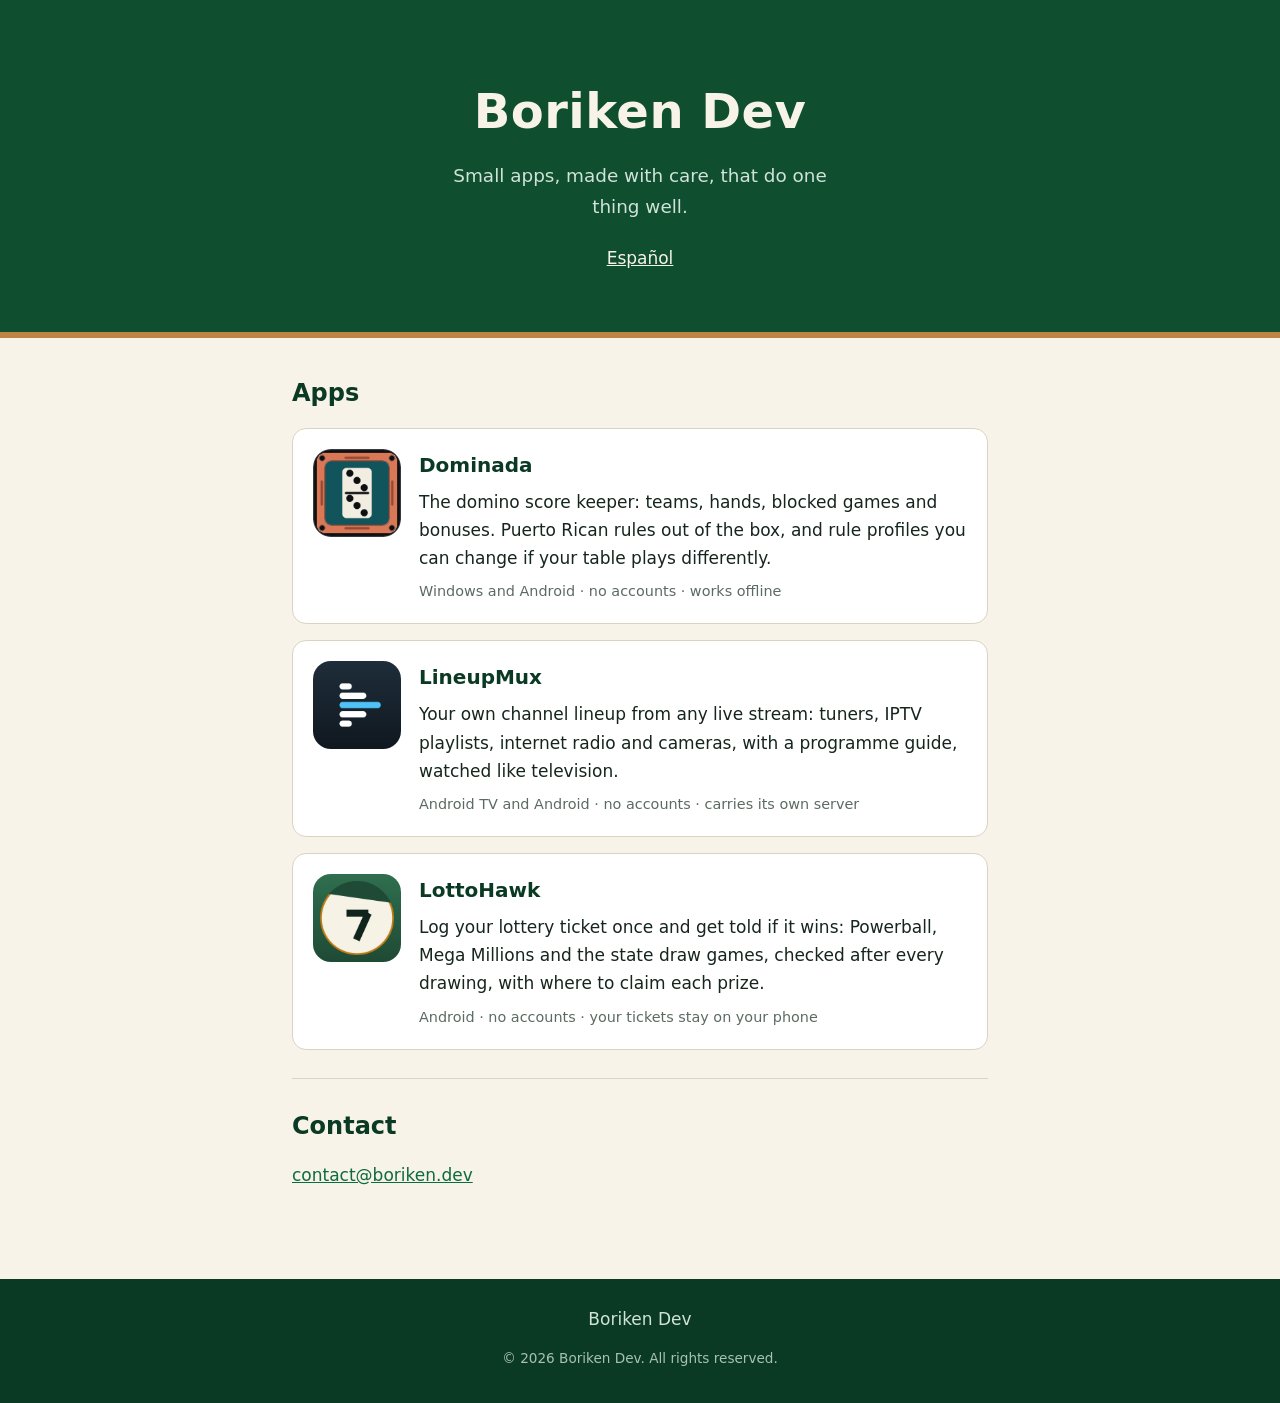
<file: index.html>
<!doctype html>
<html lang="en">
<head>
<meta charset="utf-8">
<meta name="viewport" content="width=device-width, initial-scale=1">
<meta name="google-adsense-account" content="ca-pub-8199652846210467">
<title>Boriken Dev</title>
<meta name="description" content="Boriken Dev — small apps, made with care. Dominada, the domino score keeper; LineupMux, your own lineup from any live stream; and LottoHawk, which tells you when a lottery ticket wins.">
<link rel="icon" href="img/dominada/icon.png">
<link rel="alternate" hreflang="es" href="es/">
<link rel="stylesheet" href="style.css">
</head>
<body class="landing">

<header class="hero">
  <h1>Boriken&nbsp;Dev</h1>
  <p class="tagline">
    Small apps, made with care, that do one thing well.
  </p>
  <p class="lang"><a href="es/" hreflang="es" lang="es">Español</a></p>
</header>

<main>

<section>
  <h2>Apps</h2>

  <a class="product" href="dominada/">
    <img src="img/dominada/icon.png" alt="" width="88" height="88">
    <div>
      <h3>Dominada</h3>
      <p>
        The domino score keeper: teams, hands, blocked games and bonuses.
        Puerto Rican rules out of the box, and rule profiles you can change if
        your table plays differently.
      </p>
      <p class="meta">Windows and Android · no accounts · works offline</p>
    </div>
  </a>

  <a class="product" href="lineupmux/">
    <img src="img/lineupmux/icon.png" alt="" width="88" height="88">
    <div>
      <h3>LineupMux</h3>
      <p>
        Your own channel lineup from any live stream: tuners, IPTV playlists,
        internet radio and cameras, with a programme guide, watched like
        television.
      </p>
      <p class="meta">Android TV and Android · no accounts · carries its own server</p>
    </div>
  </a>

  <a class="product" href="lottohawk/">
    <img src="img/lottohawk/icon.png" alt="" width="88" height="88">
    <div>
      <h3>LottoHawk</h3>
      <p>
        Log your lottery ticket once and get told if it wins: Powerball, Mega
        Millions and the state draw games, checked after every drawing, with
        where to claim each prize.
      </p>
      <p class="meta">Android · no accounts · your tickets stay on your phone</p>
    </div>
  </a>
</section>

<section>
  <h2>Contact</h2>
  <p>
    <a href="mailto:contact@boriken.dev">contact@boriken.dev</a>
  </p>
</section>

</main>

<footer>
  <p>Boriken Dev</p>
  <p class="small">© 2026 Boriken Dev. All rights reserved.</p>
</footer>

</body>
</html>
</file>
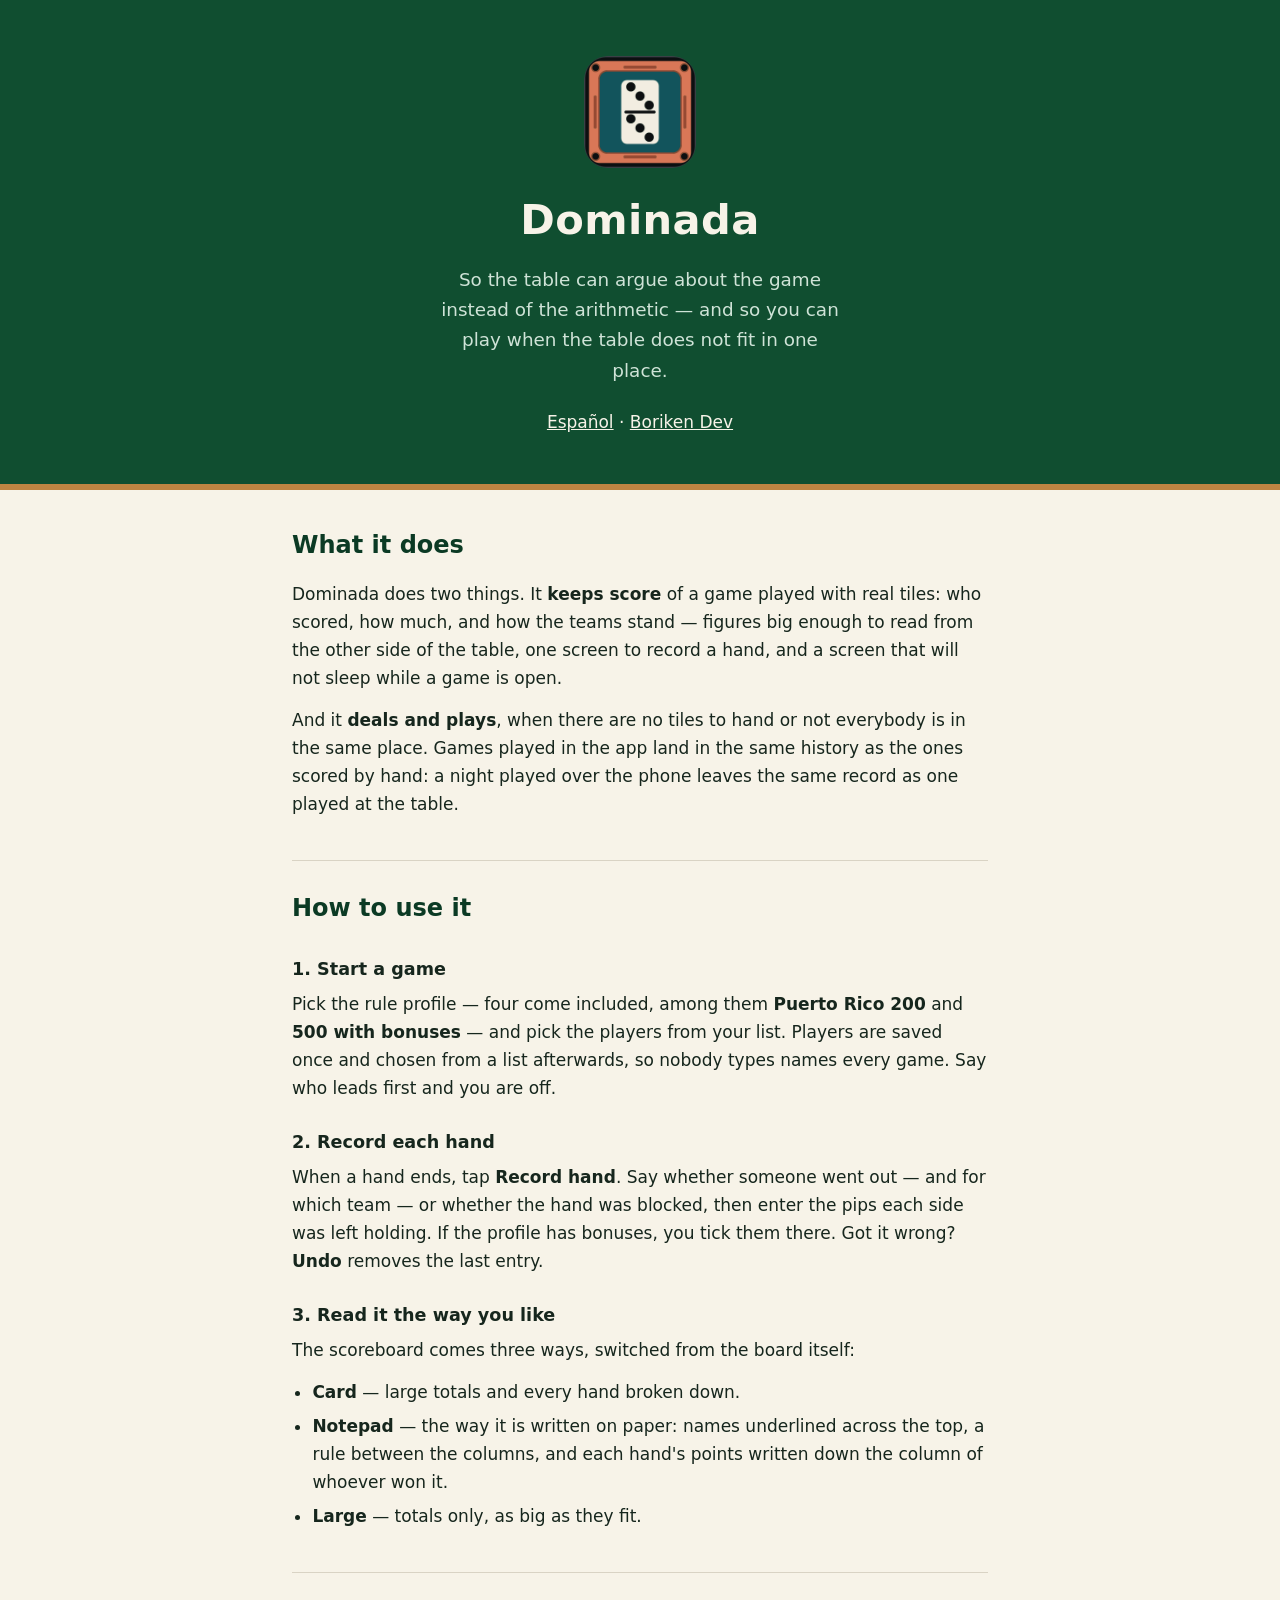
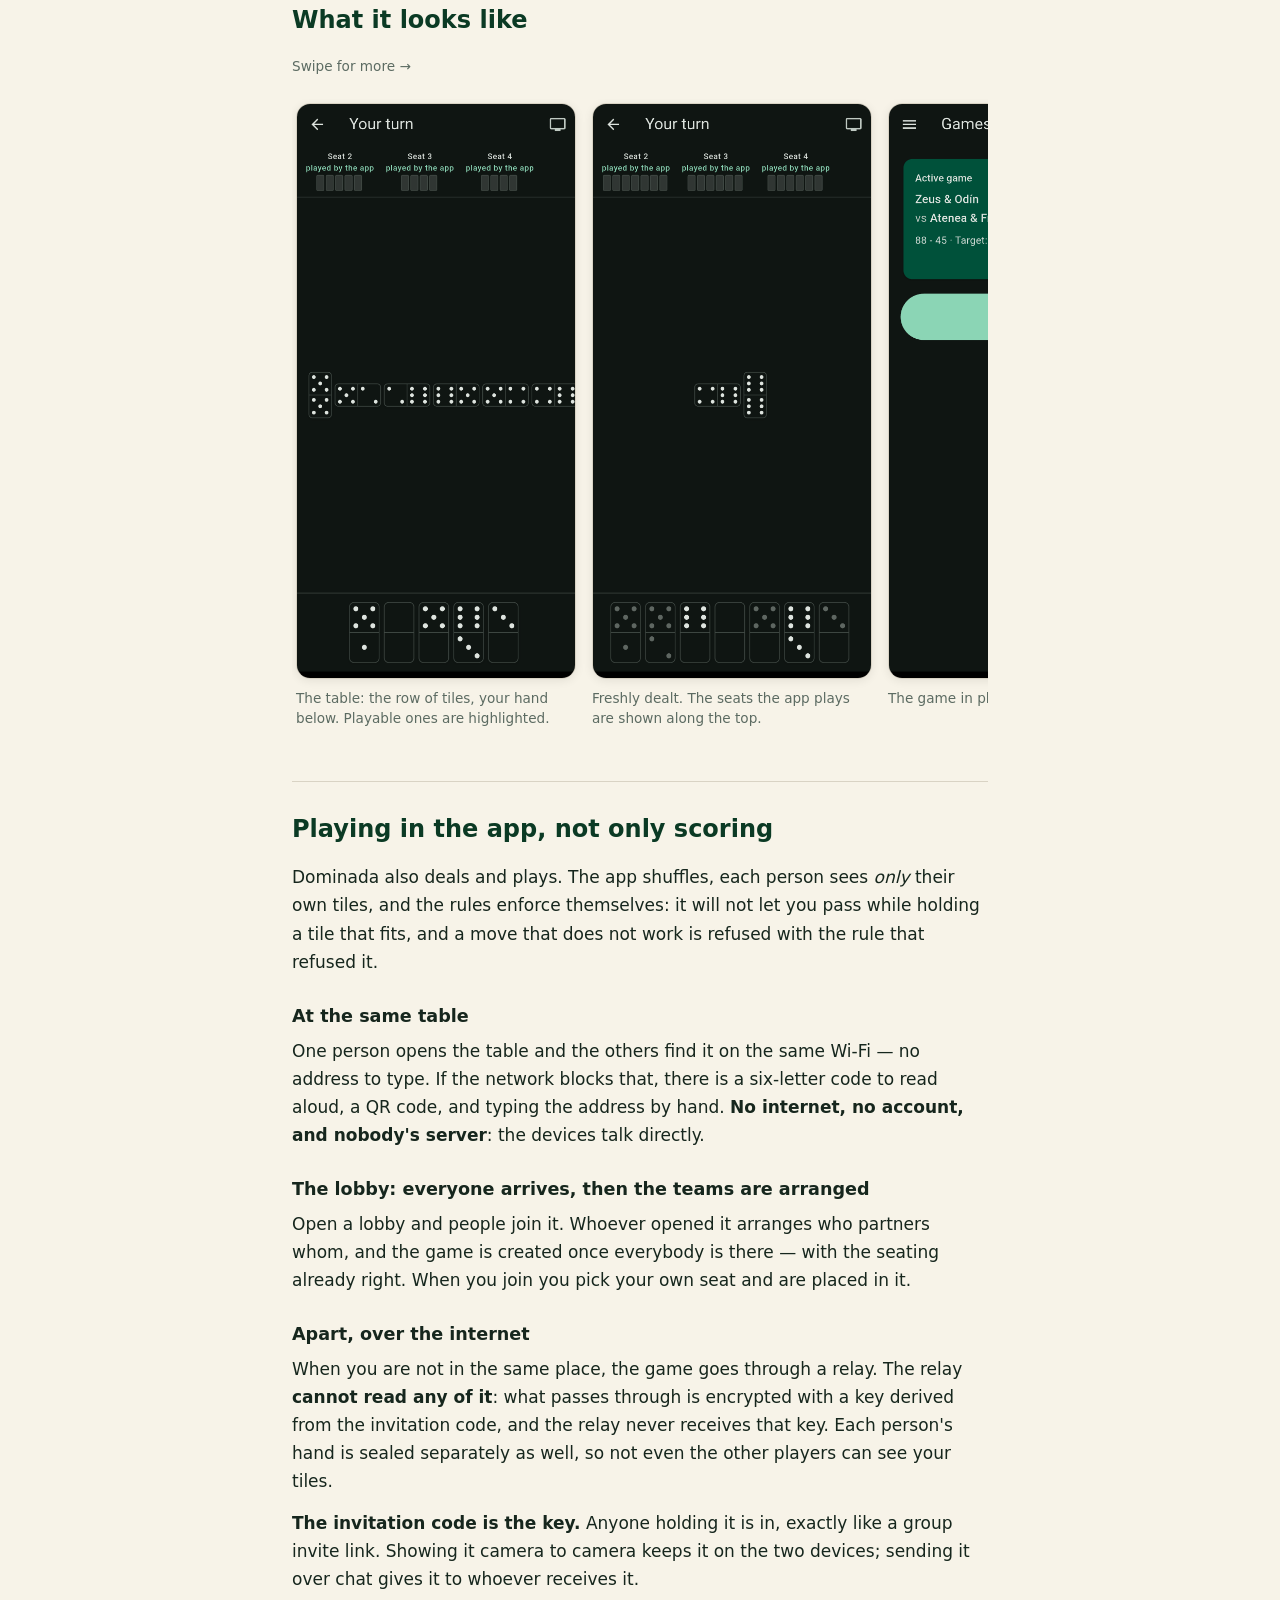
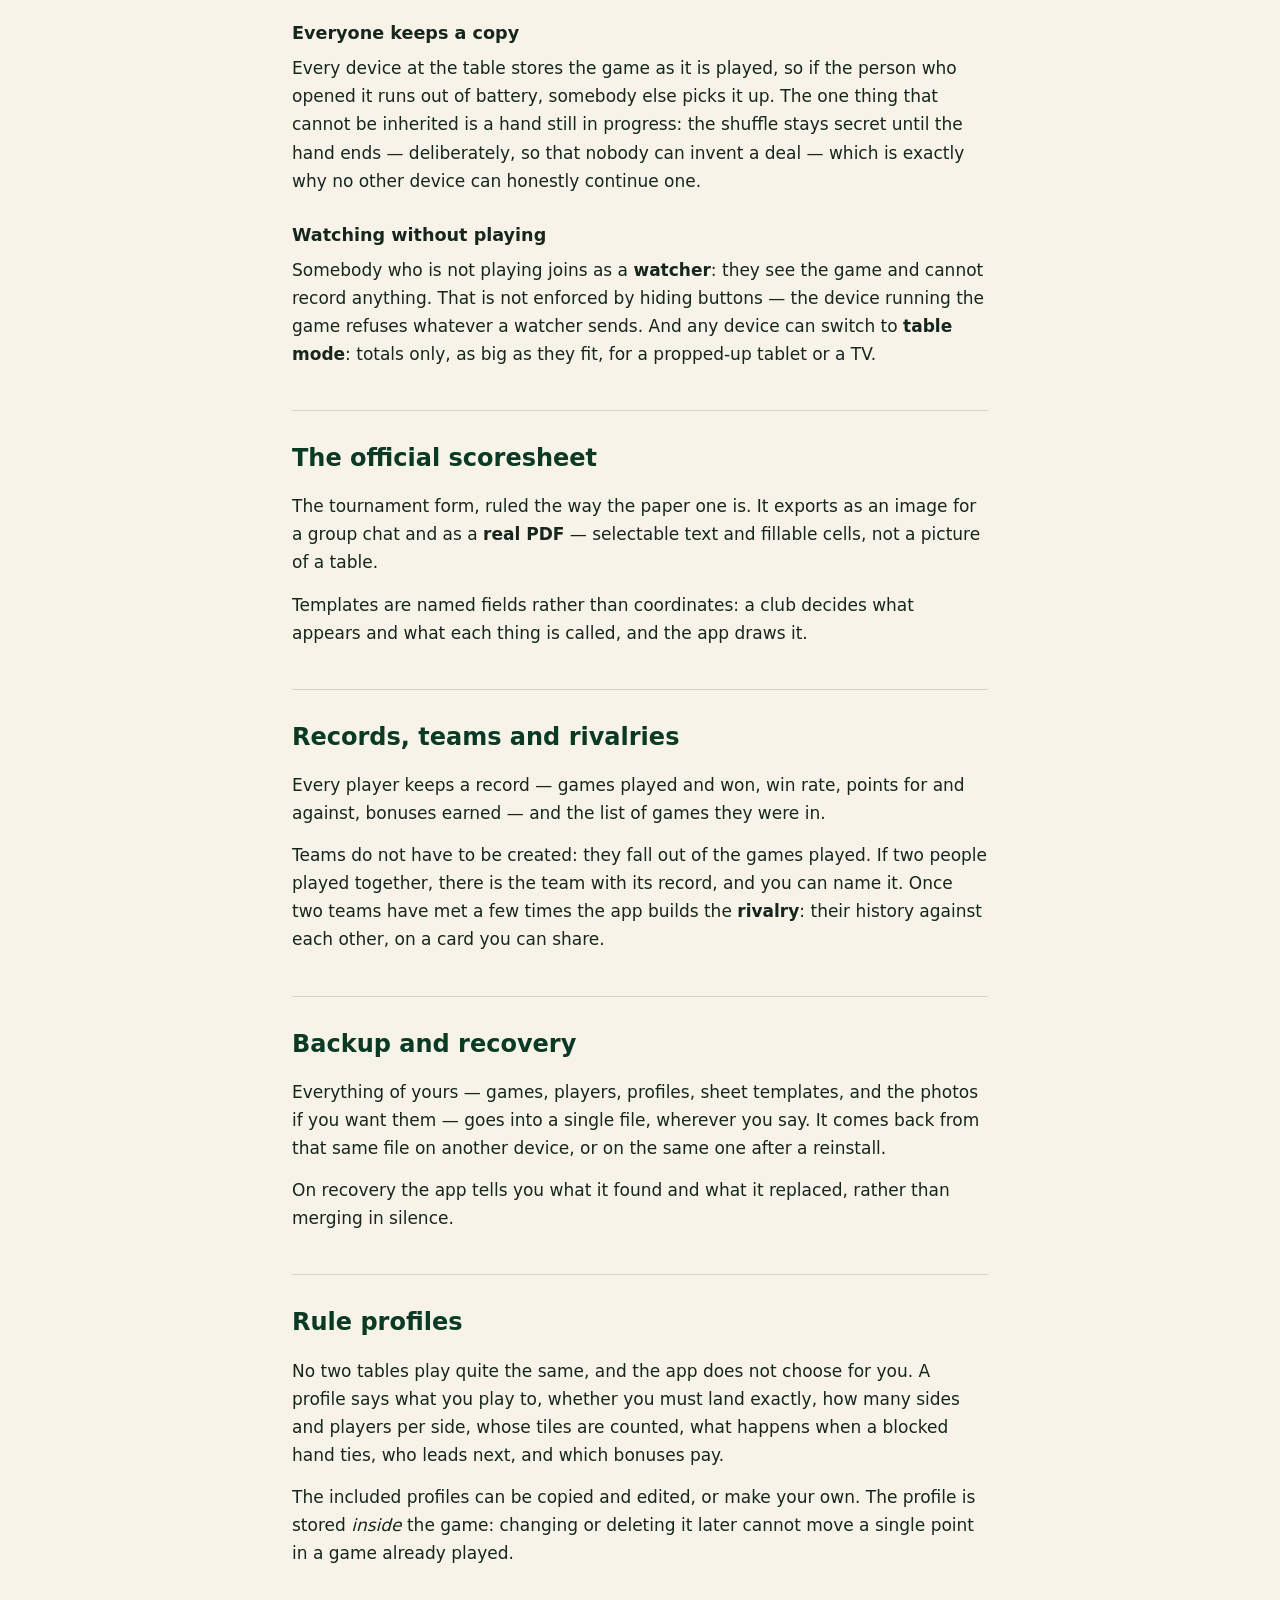
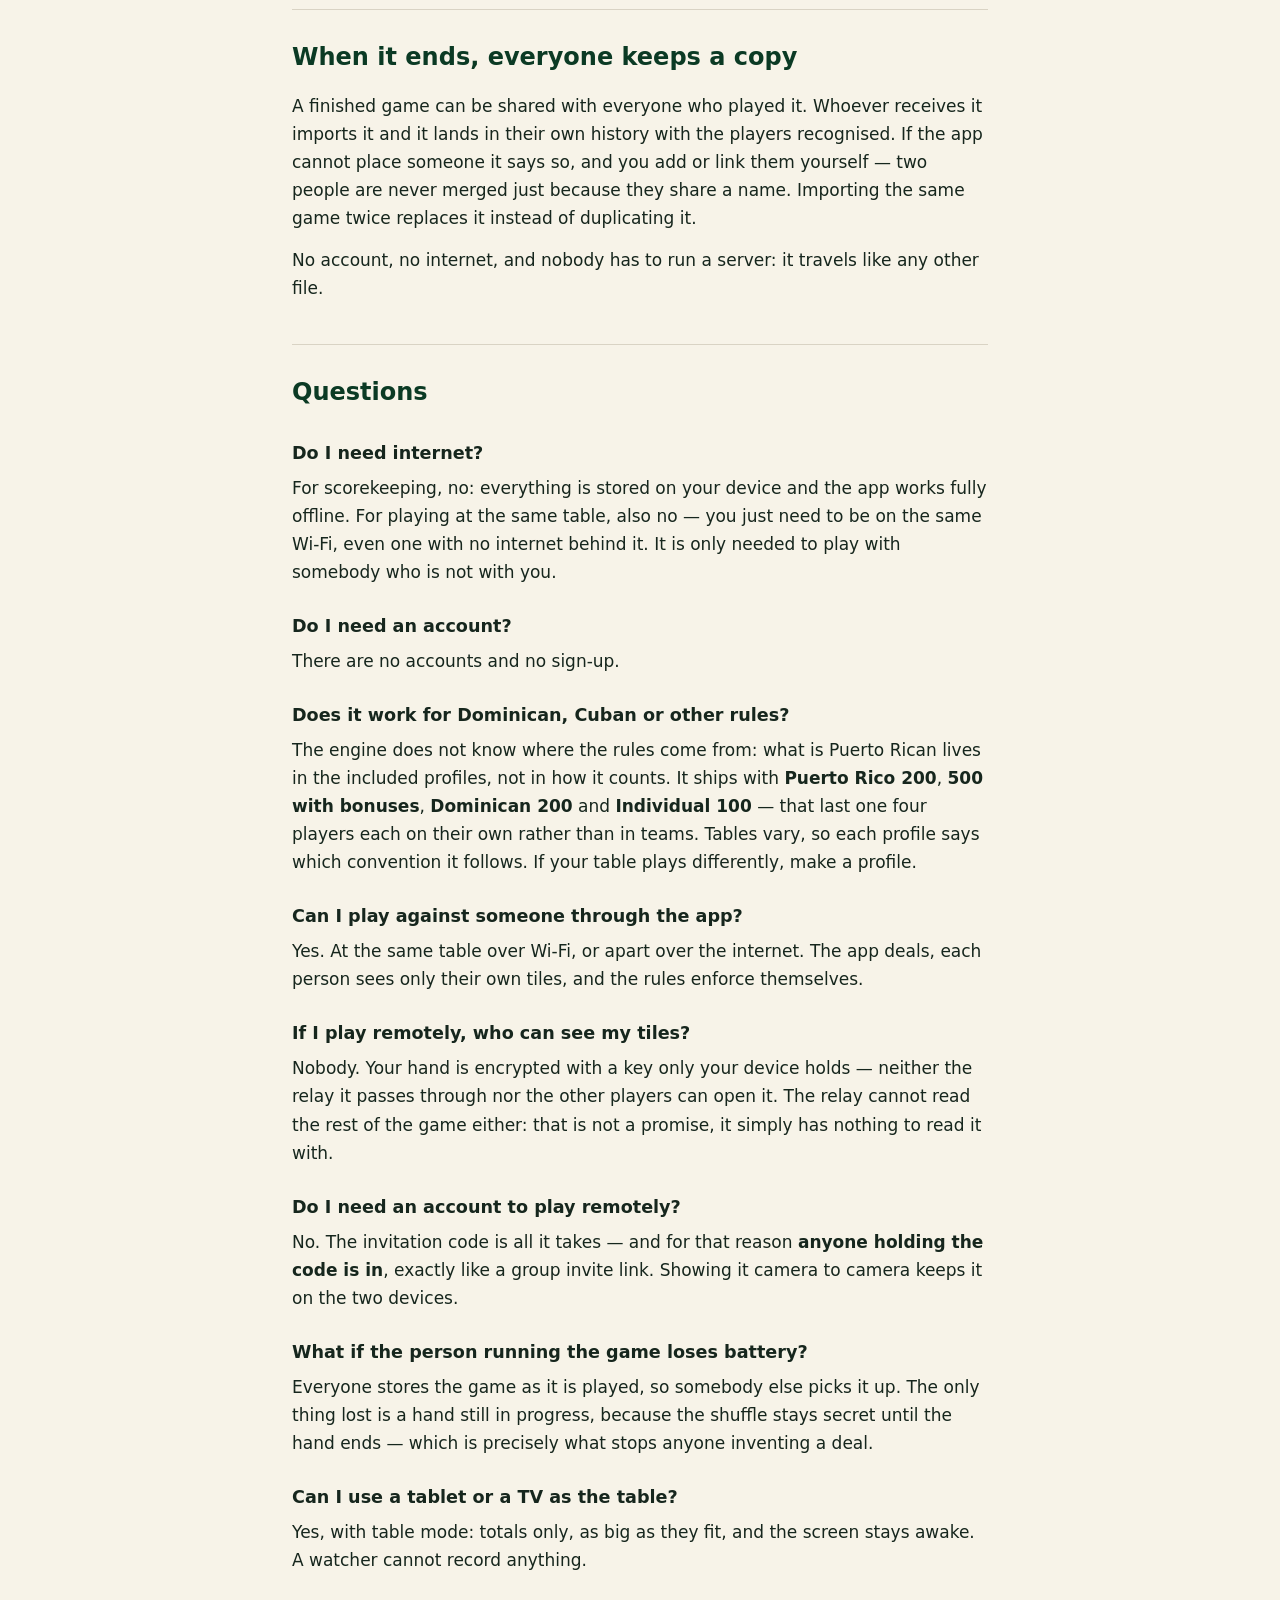
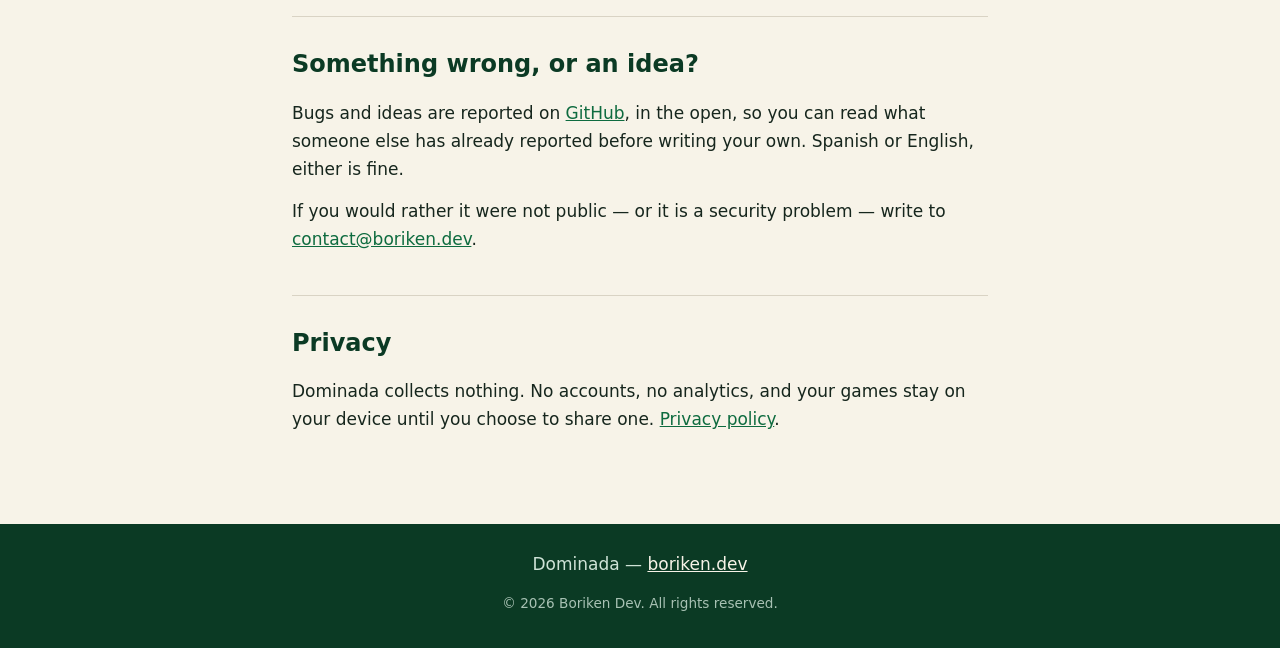
<file: dominada/index.html>
<!doctype html>
<html lang="en">
<head>
<meta charset="utf-8">
<meta name="viewport" content="width=device-width, initial-scale=1">
<title>Dominada — a domino score keeper</title>
<meta name="description" content="Dominada keeps score for dominoes and plays them too: at the same table over Wi-Fi or apart over the internet, with every hand encrypted. Puerto Rican rules, and rule profiles you can change.">
<link rel="icon" href="../img/dominada/icon.png">
<link rel="stylesheet" href="../style.css">
</head>
<body>

<header class="hero">
  <img class="hero-icon" src="../img/dominada/icon.png" alt="Dominada">
  <h1>Dominada</h1>
  <p class="tagline">
    So the table can argue about the game instead of the arithmetic — and so
    you can play when the table does not fit in one place.
  </p>
  <p class="lang"><a href="es/">Español</a> · <a href="../">Boriken Dev</a></p>
</header>

<main>

<section>
  <h2>What it does</h2>
  <p>
    Dominada does two things. It <strong>keeps score</strong> of a game played
    with real tiles: who scored, how much, and how the teams stand — figures
    big enough to read from the other side of the table, one screen to record a
    hand, and a screen that will not sleep while a game is open.
  </p>
  <p>
    And it <strong>deals and plays</strong>, when there are no tiles to hand or
    not everybody is in the same place. Games played in the app land in the
    same history as the ones scored by hand: a night played over the phone
    leaves the same record as one played at the table.
  </p>
</section>

<section>
  <h2>How to use it</h2>

  <h3>1. Start a game</h3>
  <p>
    Pick the rule profile — four come included, among them
    <strong>Puerto Rico 200</strong> and <strong>500 with bonuses</strong> —
    and pick the players from your list. Players are saved once and chosen from a list afterwards, so
    nobody types names every game. Say who leads first and you are off.
  </p>

  <h3>2. Record each hand</h3>
  <p>
    When a hand ends, tap <strong>Record hand</strong>. Say whether someone
    went out — and for which team — or whether the hand was blocked, then enter
    the pips each side was left holding. If the profile has bonuses, you tick
    them there. Got it wrong? <strong>Undo</strong> removes the last entry.
  </p>

  <h3>3. Read it the way you like</h3>
  <p>The scoreboard comes three ways, switched from the board itself:</p>
  <ul>
    <li><strong>Card</strong> — large totals and every hand broken down.</li>
    <li><strong>Notepad</strong> — the way it is written on paper: names
      underlined across the top, a rule between the columns, and each hand's
      points written down the column of whoever won it.</li>
    <li><strong>Large</strong> — totals only, as big as they fit.</li>
  </ul>
</section>

<section>
  <h2>What it looks like</h2>
  <p class="shots-hint">Swipe for more &rarr;</p>
  <div class="shots">
    <figure>
      <img src="../img/dominada/mesa.png" alt="The table with the played tiles in a row and each person's hand below." width="1080" height="2230" loading="lazy">
      <figcaption>The table: the row of tiles, your hand below. Playable ones are highlighted.</figcaption>
    </figure>
    <figure>
      <img src="../img/dominada/mano.png" alt="A freshly dealt hand, opened with the double six." width="1080" height="2230" loading="lazy">
      <figcaption>Freshly dealt. The seats the app plays are shown along the top.</figcaption>
    </figure>
    <figure>
      <img src="../img/dominada/partidas.png" alt="Games screen: the active game with the score and the target." width="1080" height="2230" loading="lazy">
      <figcaption>The game in play, ready to resume.</figcaption>
    </figure>
    <figure>
      <img src="../img/dominada/tablero.png" alt="Scoreboard: each team's total and every hand broken down." width="1080" height="2230" loading="lazy">
      <figcaption>Card view: large totals and every hand broken down.</figcaption>
    </figure>
    <figure>
      <img src="../img/dominada/libreta.png" alt="Notepad view: underlined names and each hand's points." width="1080" height="2130" loading="lazy">
      <figcaption>Notepad view, the way it is written on paper.</figcaption>
    </figure>
    <figure>
      <img src="../img/dominada/grande.png" alt="Large view: totals only, as big as they fit." width="1080" height="2130" loading="lazy">
      <figcaption>Table mode: numbers only, for a propped-up tablet or a TV.</figcaption>
    </figure>
    <figure>
      <img src="../img/dominada/planilla.png" alt="The scoresheet: the ruled official form with running totals." width="1080" height="2130" loading="lazy">
      <figcaption>The official scoresheet — it also exports as a fillable PDF.</figcaption>
    </figure>
    <figure>
      <img src="../img/dominada/remoto.png" alt="Remote screen: open a table, new table, join a table." width="1080" height="2230" loading="lazy">
      <figcaption>Remote: the table on the phones, together or apart.</figcaption>
    </figure>
    <figure>
      <img src="../img/dominada/sala-remota.png" alt="Remote room: connected to the relay, with the QR and the room code." width="1080" height="2130" loading="lazy">
      <figcaption>A room from afar: the QR and the code. Anyone holding it is in.</figcaption>
    </figure>
    <figure>
      <img src="../img/dominada/record.png" alt="A player's record: games, win rate, points, and who they win with." width="1080" height="2230" loading="lazy">
      <figcaption>Everyone's record, and who they play best with.</figcaption>
    </figure>
    <figure>
      <img src="../img/dominada/rivalidad.png" alt="A rivalry between two teams: the history, the streak, the average margin." width="1080" height="2230" loading="lazy">
      <figcaption>The rivalry: who is ahead, the streak, and by how much.</figcaption>
    </figure>
    <figure>
      <img src="../img/dominada/tarjeta.png" alt="A rivalry card ready to share." width="1080" height="2230" loading="lazy">
      <figcaption>The card you post. That is what the record is for.</figcaption>
    </figure>
    <figure>
      <img src="../img/dominada/jugadores.png" alt="List of players with their records." width="1080" height="2230" loading="lazy">
      <figcaption>Players are saved once and picked from a list.</figcaption>
    </figure>
    <figure>
      <img src="../img/dominada/parejas.png" alt="List of teams, which fall out of the games played." width="1080" height="2230" loading="lazy">
      <figcaption>Teams fall out of what has already been played.</figcaption>
    </figure>
    <figure>
      <img src="../img/dominada/perfiles.png" alt="Included and custom rule profiles." width="1080" height="2230" loading="lazy">
      <figcaption>Rule profiles: the ones included and your own.</figcaption>
    </figure>
  </div>
</section>

<section>
  <h2>Playing in the app, not only scoring</h2>
  <p>
    Dominada also deals and plays. The app shuffles, each person sees
    <em>only</em> their own tiles, and the rules enforce themselves: it will
    not let you pass while holding a tile that fits, and a move that does not
    work is refused with the rule that refused it.
  </p>

  <h3>At the same table</h3>
  <p>
    One person opens the table and the others find it on the same Wi-Fi — no
    address to type. If the network blocks that, there is a six-letter code
    to read aloud, a QR code, and typing the address by hand. <strong>No
    internet, no account, and nobody's server</strong>: the devices talk
    directly.
  </p>

  <h3>The lobby: everyone arrives, then the teams are arranged</h3>
  <p>
    Open a lobby and people join it. Whoever opened it arranges who partners
    whom, and the game is created once everybody is there — with the seating
    already right. When you join you pick your own seat and are placed in it.
  </p>

  <h3>Apart, over the internet</h3>
  <p>
    When you are not in the same place, the game goes through a relay. The
    relay <strong>cannot read any of it</strong>: what passes through is
    encrypted with a key derived from the invitation code, and the relay never
    receives that key. Each person's hand is sealed separately as well, so not
    even the other players can see your tiles.
  </p>
  <p>
    <strong>The invitation code is the key.</strong> Anyone holding it is in,
    exactly like a group invite link. Showing it camera to camera keeps it on
    the two devices; sending it over chat gives it to whoever receives it.
  </p>

  <h3>Everyone keeps a copy</h3>
  <p>
    Every device at the table stores the game as it is played, so if the
    person who opened it runs out of battery, somebody else picks it up. The
    one thing that cannot be inherited is a hand still in progress: the
    shuffle stays secret until the hand ends — deliberately, so that nobody
    can invent a deal — which is exactly why no other device can honestly
    continue one.
  </p>

  <h3>Watching without playing</h3>
  <p>
    Somebody who is not playing joins as a <strong>watcher</strong>: they see
    the game and cannot record anything. That is not enforced by hiding
    buttons — the device running the game refuses whatever a watcher sends.
    And any device can switch to <strong>table mode</strong>: totals only, as
    big as they fit, for a propped-up tablet or a TV.
  </p>
</section>

<section>
  <h2>The official scoresheet</h2>
  <p>
    The tournament form, ruled the way the paper one is. It exports as an
    image for a group chat and as a <strong>real PDF</strong> — selectable
    text and fillable cells, not a picture of a table.
  </p>
  <p>
    Templates are named fields rather than coordinates: a club decides what
    appears and what each thing is called, and the app draws it.
  </p>
</section>

<section>
  <h2>Records, teams and rivalries</h2>
  <p>
    Every player keeps a record — games played and won, win rate, points for
    and against, bonuses earned — and the list of games they were in.
  </p>
  <p>
    Teams do not have to be created: they fall out of the games played. If two
    people played together, there is the team with its record, and you can
    name it. Once two teams have met a few times the app builds the
    <strong>rivalry</strong>: their history against each other, on a card you
    can share.
  </p>
</section>

<section>
  <h2>Backup and recovery</h2>
  <p>
    Everything of yours — games, players, profiles, sheet templates, and the
    photos if you want them — goes into a single file, wherever you say. It
    comes back from that same file on another device, or on the same one after
    a reinstall.
  </p>
  <p>
    On recovery the app tells you what it found and what it replaced, rather
    than merging in silence.
  </p>
</section>

<section>
  <h2>Rule profiles</h2>
  <p>
    No two tables play quite the same, and the app does not choose for you. A
    profile says what you play to, whether you must land exactly, how many
    sides and players per side, whose tiles are counted, what happens when a
    blocked hand ties, who leads next, and which bonuses pay.
  </p>
  <p>
    The included profiles can be copied and edited, or make your own. The
    profile is stored <em>inside</em> the game: changing or deleting it later
    cannot move a single point in a game already played.
  </p>
</section>

<section>
  <h2>When it ends, everyone keeps a copy</h2>
  <p>
    A finished game can be shared with everyone who played it. Whoever receives
    it imports it and it lands in their own history with the players
    recognised. If the app cannot place someone it says so, and you add or link
    them yourself — two people are never merged just because they share a name.
    Importing the same game twice replaces it instead of duplicating it.
  </p>
  <p>
    No account, no internet, and nobody has to run a server: it travels like any
    other file.
  </p>
</section>

<section>
  <h2>Questions</h2>

  <h3>Do I need internet?</h3>
  <p>
    For scorekeeping, no: everything is stored on your device and the app
    works fully offline. For playing at the same table, also no — you just
    need to be on the same Wi-Fi, even one with no internet behind it. It is
    only needed to play with somebody who is not with you.
  </p>

  <h3>Do I need an account?</h3>
  <p>There are no accounts and no sign-up.</p>

  <h3>Does it work for Dominican, Cuban or other rules?</h3>
  <p>
    The engine does not know where the rules come from: what is Puerto Rican
    lives in the included profiles, not in how it counts. It ships with
    <strong>Puerto Rico 200</strong>, <strong>500 with bonuses</strong>,
    <strong>Dominican 200</strong> and <strong>Individual 100</strong> — that
    last one four players each on their own rather than in teams. Tables vary,
    so each profile says which convention it follows. If your table plays
    differently, make a profile.
  </p>

  <h3>Can I play against someone through the app?</h3>
  <p>
    Yes. At the same table over Wi-Fi, or apart over the internet. The app
    deals, each person sees only their own tiles, and the rules enforce
    themselves.
  </p>

  <h3>If I play remotely, who can see my tiles?</h3>
  <p>
    Nobody. Your hand is encrypted with a key only your device holds —
    neither the relay it passes through nor the other players can open it.
    The relay cannot read the rest of the game either: that is not a promise,
    it simply has nothing to read it with.
  </p>

  <h3>Do I need an account to play remotely?</h3>
  <p>
    No. The invitation code is all it takes — and for that reason
    <strong>anyone holding the code is in</strong>, exactly like a group
    invite link. Showing it camera to camera keeps it on the two devices.
  </p>

  <h3>What if the person running the game loses battery?</h3>
  <p>
    Everyone stores the game as it is played, so somebody else picks it up.
    The only thing lost is a hand still in progress, because the shuffle stays
    secret until the hand ends — which is precisely what stops anyone
    inventing a deal.
  </p>

  <h3>Can I use a tablet or a TV as the table?</h3>
  <p>
    Yes, with table mode: totals only, as big as they fit, and the screen
    stays awake. A watcher cannot record anything.
  </p>
</section>

<section>
  <h2>Something wrong, or an idea?</h2>
  <p>
    Bugs and ideas are reported on
    <a href="https://github.com/Boriken-Dev/feedback/issues">GitHub</a>,
    in the open, so you can read what someone else has already reported before
    writing your own. Spanish or English, either is fine.
  </p>
  <p>
    If you would rather it were not public — or it is a security problem —
    write to <a href="mailto:contact@boriken.dev">contact@boriken.dev</a>.
  </p>
</section>

<section>
  <h2>Privacy</h2>
  <p>
    Dominada collects nothing. No accounts, no analytics, and your games stay on
    your device until you choose to share one.
    <a href="en/privacy.html">Privacy policy</a>.
  </p>
</section>

</main>

<footer>
  <p>Dominada — <a href="https://boriken.dev">boriken.dev</a></p>
  <p class="small">© 2026 Boriken Dev. All rights reserved.</p>
</footer>

</body>
</html>
</file>
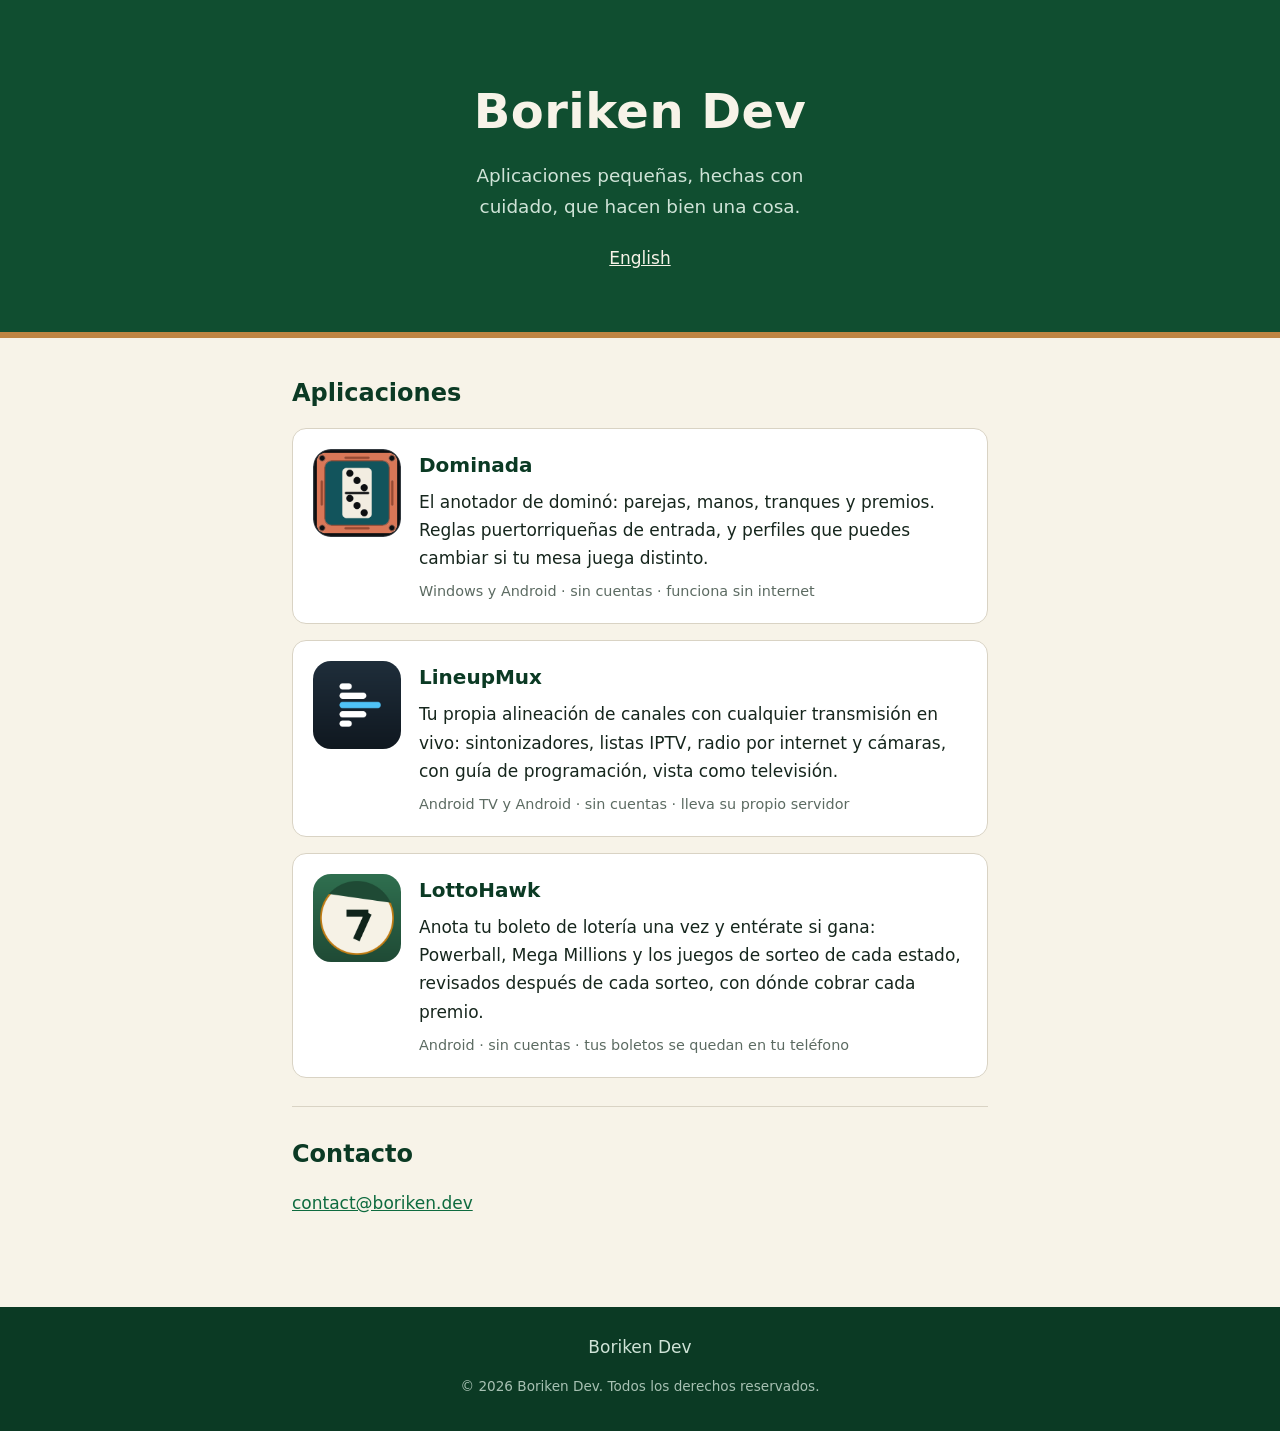
<file: es/index.html>
<!doctype html>
<html lang="es">
<head>
<meta charset="utf-8">
<meta name="viewport" content="width=device-width, initial-scale=1">
<meta name="google-adsense-account" content="ca-pub-8199652846210467">
<title>Boriken Dev</title>
<meta name="description" content="Boriken Dev — aplicaciones hechas con cuidado. Dominada, el anotador de dominó.">
<link rel="icon" href="../img/dominada/icon.png">
<link rel="alternate" hreflang="en" href="../">
<link rel="stylesheet" href="../style.css">
</head>
<body class="landing">

<header class="hero">
  <h1>Boriken&nbsp;Dev</h1>
  <p class="tagline">
    Aplicaciones pequeñas, hechas con cuidado, que hacen bien una cosa.
  </p>
  <p class="lang"><a href="../" hreflang="en" lang="en">English</a></p>
</header>

<main>

<section>
  <h2>Aplicaciones</h2>

  <a class="product" href="../dominada/es/">
    <img src="../img/dominada/icon.png" alt="" width="88" height="88">
    <div>
      <h3>Dominada</h3>
      <p>
        El anotador de dominó: parejas, manos, tranques y premios. Reglas
        puertorriqueñas de entrada, y perfiles que puedes cambiar si tu mesa
        juega distinto.
      </p>
      <p class="meta">Windows y Android · sin cuentas · funciona sin internet</p>
    </div>
  </a>

  <a class="product" href="../lineupmux/es/">
    <img src="../img/lineupmux/icon.png" alt="" width="88" height="88">
    <div>
      <h3>LineupMux</h3>
      <p>
        Tu propia alineación de canales con cualquier transmisión en vivo:
        sintonizadores, listas IPTV, radio por internet y cámaras, con guía
        de programación, vista como televisión.
      </p>
      <p class="meta">Android TV y Android · sin cuentas · lleva su propio servidor</p>
    </div>
  </a>

  <a class="product" href="../lottohawk/es/">
    <img src="../img/lottohawk/icon.png" alt="" width="88" height="88">
    <div>
      <h3>LottoHawk</h3>
      <p>
        Anota tu boleto de lotería una vez y entérate si gana: Powerball, Mega
        Millions y los juegos de sorteo de cada estado, revisados después de
        cada sorteo, con dónde cobrar cada premio.
      </p>
      <p class="meta">Android · sin cuentas · tus boletos se quedan en tu teléfono</p>
    </div>
  </a>
</section>

<section>
  <h2>Contacto</h2>
  <p>
    <a href="mailto:contact@boriken.dev">contact@boriken.dev</a>
  </p>
</section>

</main>

<footer>
  <p>Boriken Dev</p>
  <p class="small">© 2026 Boriken Dev. Todos los derechos reservados.</p>
</footer>

</body>
</html>
</file>
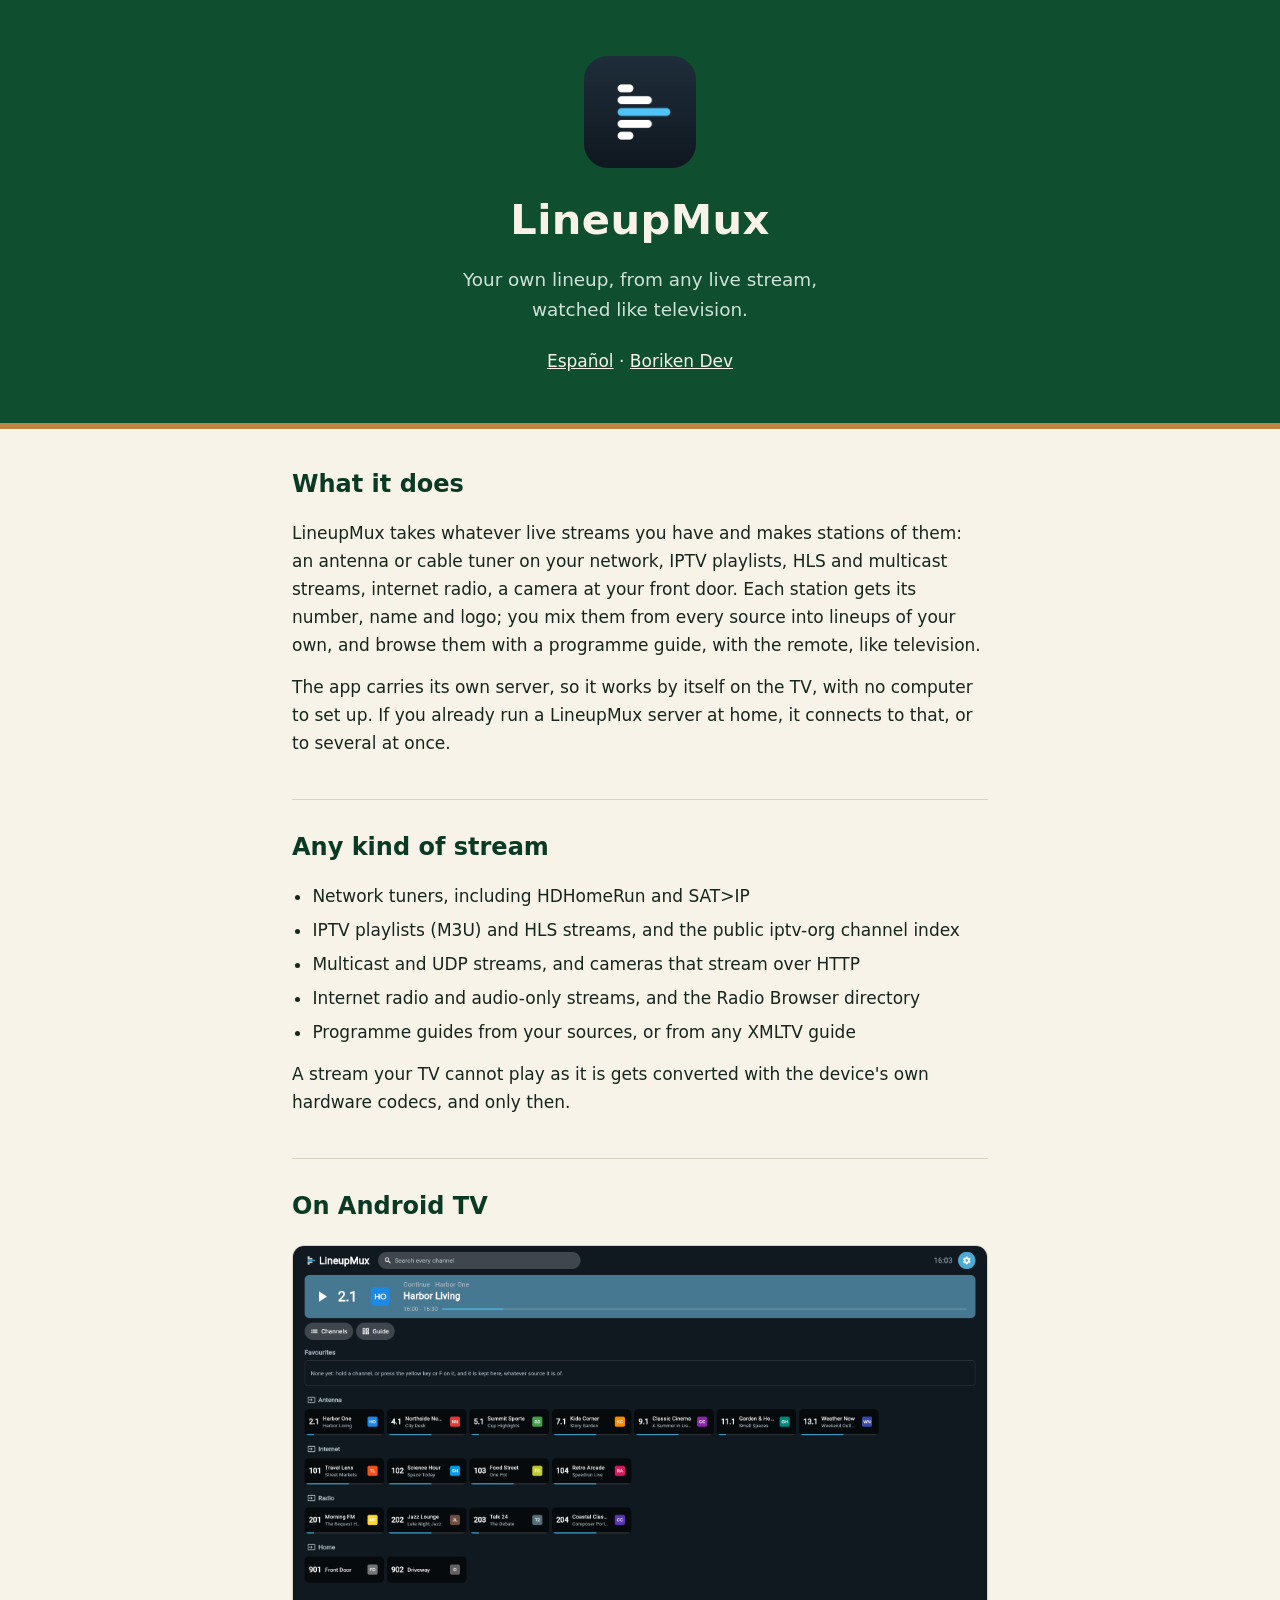
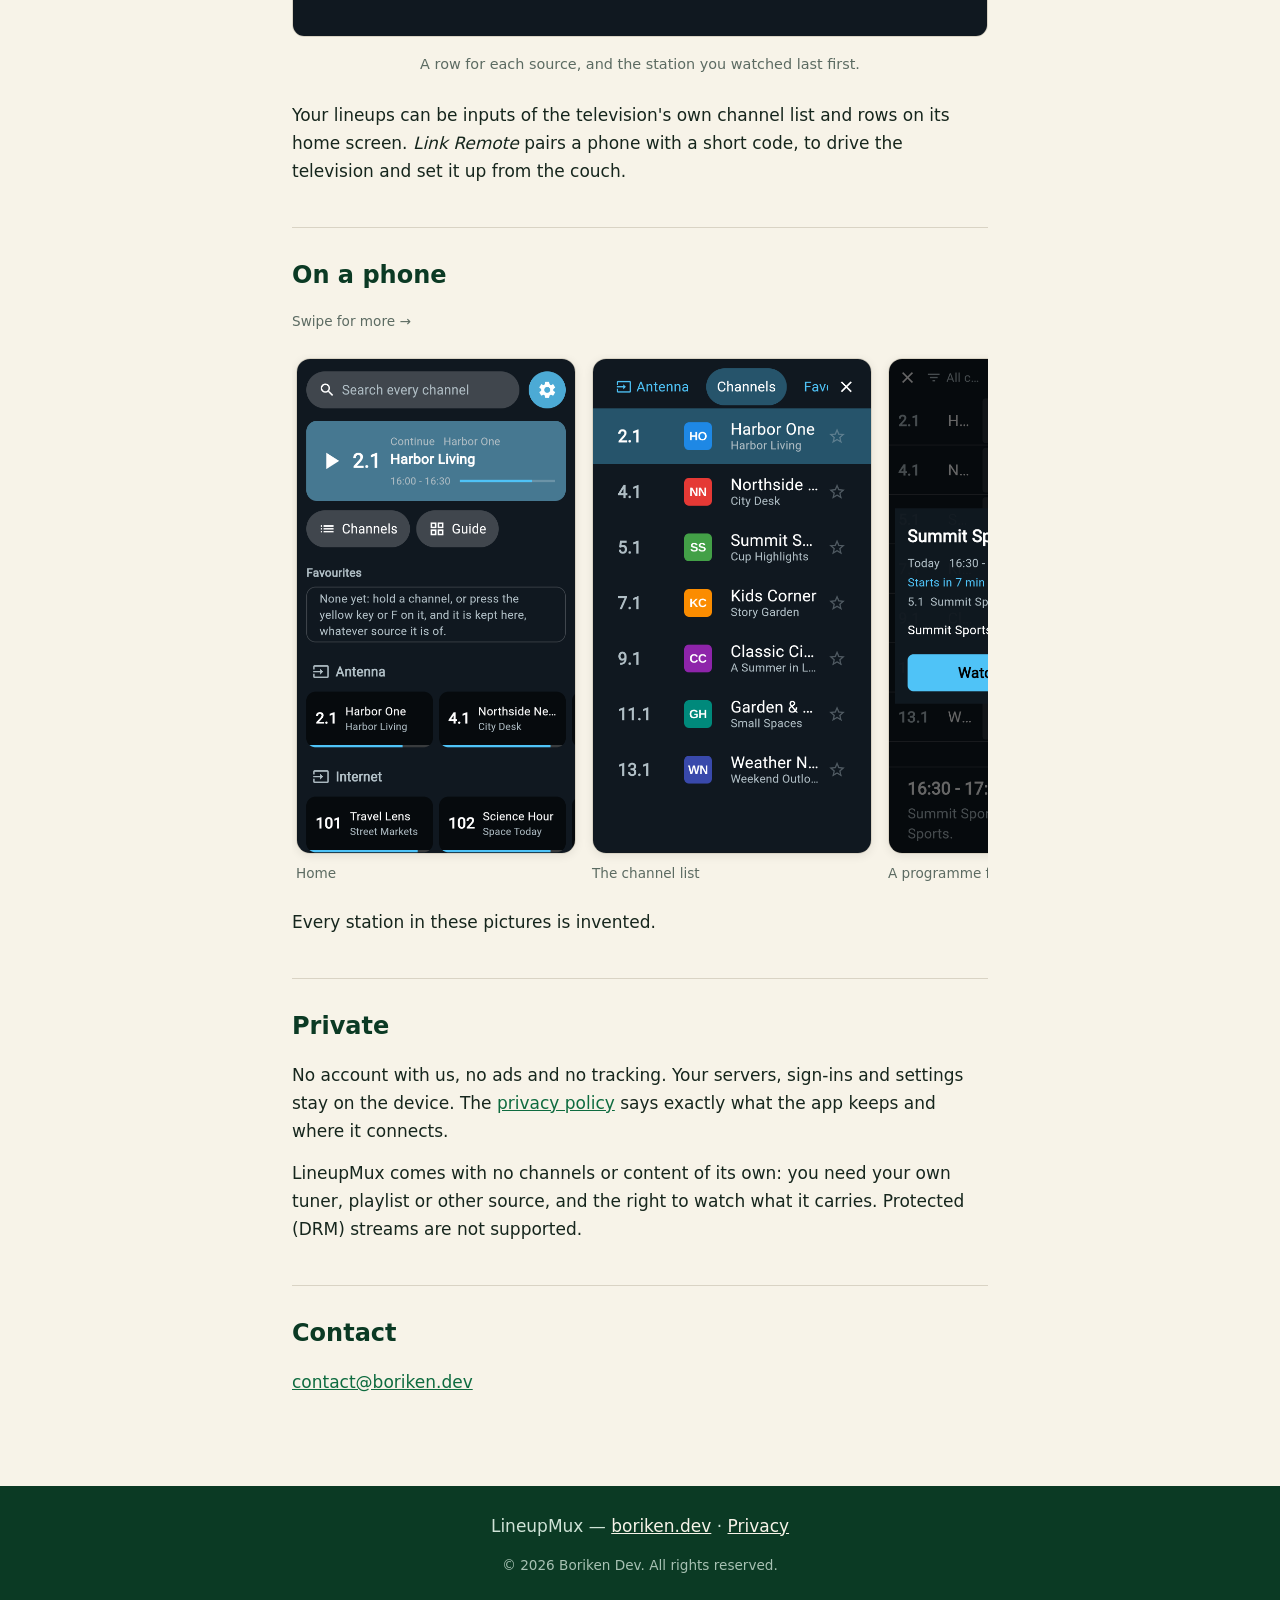
<file: lineupmux/index.html>
<!doctype html>
<html lang="en">
<head>
<meta charset="utf-8">
<meta name="viewport" content="width=device-width, initial-scale=1">
<title>LineupMux — your own lineup, from any live stream</title>
<meta name="description" content="LineupMux builds your own channel lineup from any kind of live stream (tuners, IPTV playlists, HLS and multicast streams, internet radio, cameras) and plays it on your TV like television.">
<link rel="icon" href="../img/lineupmux/icon.png">
<link rel="alternate" hreflang="es" href="es/">
<link rel="stylesheet" href="../style.css">
</head>
<body>

<header class="hero">
  <img class="hero-icon" src="../img/lineupmux/icon.png" alt="LineupMux">
  <h1>LineupMux</h1>
  <p class="tagline">
    Your own lineup, from any live stream, watched like television.
  </p>
  <p class="lang"><a href="es/" hreflang="es" lang="es">Español</a> · <a href="../">Boriken Dev</a></p>
</header>

<main>

<section>
  <h2>What it does</h2>
  <p>
    LineupMux takes whatever live streams you have and makes stations of
    them: an antenna or cable tuner on your network, IPTV playlists, HLS and
    multicast streams, internet radio, a camera at your front door. Each
    station gets its number, name and logo; you mix them from every source
    into lineups of your own, and browse them with a programme guide, with
    the remote, like television.
  </p>
  <p>
    The app carries its own server, so it works by itself on the TV, with no
    computer to set up. If you already run a LineupMux server at home, it
    connects to that, or to several at once.
  </p>
</section>

<section>
  <h2>Any kind of stream</h2>
  <ul>
    <li>Network tuners, including HDHomeRun and SAT&gt;IP</li>
    <li>IPTV playlists (M3U) and HLS streams, and the public iptv-org channel index</li>
    <li>Multicast and UDP streams, and cameras that stream over HTTP</li>
    <li>Internet radio and audio-only streams, and the Radio Browser directory</li>
    <li>Programme guides from your sources, or from any XMLTV guide</li>
  </ul>
  <p>
    A stream your TV cannot play as it is gets converted with the device's
    own hardware codecs, and only then.
  </p>
</section>

<section>
  <h2>On Android TV</h2>
  <figure>
    <img src="../img/lineupmux/tv-home.png" alt="The home screen on a television: the station last watched, then a row of stations for each source: Antenna, Internet, Radio and Home." width="1920" height="1080" loading="lazy">
    <figcaption>A row for each source, and the station you watched last first.</figcaption>
  </figure>
  <p>
    Your lineups can be inputs of the television's own channel list and rows
    on its home screen. <em>Link Remote</em> pairs a phone with a short code,
    to drive the television and set it up from the couch.
  </p>
</section>

<section>
  <h2>On a phone</h2>
  <p class="shots-hint">Swipe for more &rarr;</p>
  <div class="shots">
    <figure>
      <img src="../img/lineupmux/home.png" alt="The home screen on a phone: the station last watched, the channel list and guide buttons, and a row for each source." width="1080" height="1920" loading="lazy">
      <figcaption>Home</figcaption>
    </figure>
    <figure>
      <img src="../img/lineupmux/channels.png" alt="The channel list: number, logo, station and what is on now, with a star to keep it as a favourite." width="1080" height="1920" loading="lazy">
      <figcaption>The channel list</figcaption>
    </figure>
    <figure>
      <img src="../img/lineupmux/programme.png" alt="A programme from the guide: when it is on, its station, and a button to watch it." width="1080" height="1920" loading="lazy">
      <figcaption>A programme from the guide</figcaption>
    </figure>
    <figure>
      <img src="../img/lineupmux/configuration.png" alt="A server's configuration: its sources and its lineups, each with a way to add another." width="1080" height="1920" loading="lazy">
      <figcaption>Sources and lineups</figcaption>
    </figure>
  </div>
  <p>
    Every station in these pictures is invented.
  </p>
</section>

<section>
  <h2>Private</h2>
  <p>
    No account with us, no ads and no tracking. Your servers, sign-ins and
    settings stay on the device. The <a href="privacy.html">privacy policy</a>
    says exactly what the app keeps and where it connects.
  </p>
  <p>
    LineupMux comes with no channels or content of its own: you need your
    own tuner, playlist or other source, and the right to watch what it
    carries. Protected (DRM) streams are not supported.
  </p>
</section>

<section>
  <h2>Contact</h2>
  <p>
    <a href="mailto:contact@boriken.dev">contact@boriken.dev</a>
  </p>
</section>

</main>

<footer>
  <p>LineupMux — <a href="https://boriken.dev">boriken.dev</a> · <a href="privacy.html">Privacy</a></p>
  <p class="small">© 2026 Boriken Dev. All rights reserved.</p>
</footer>

</body>
</html>
</file>
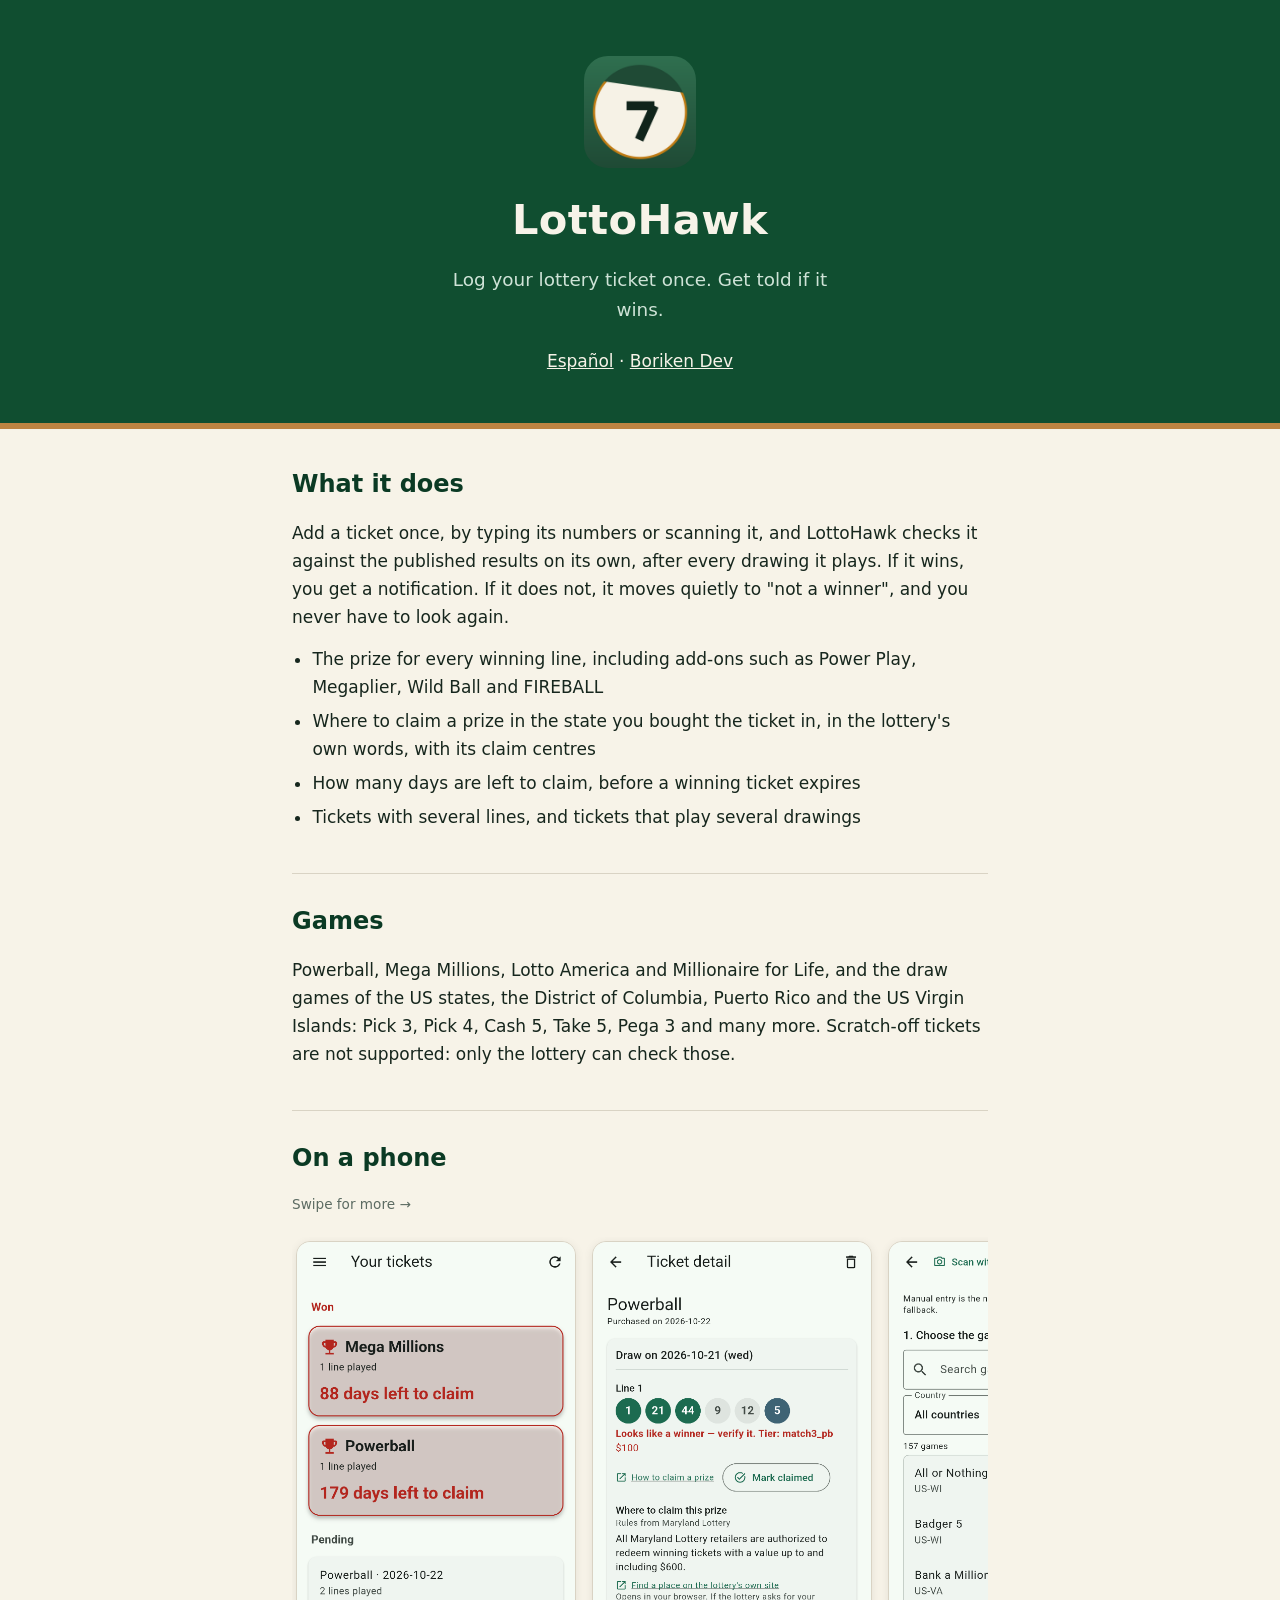
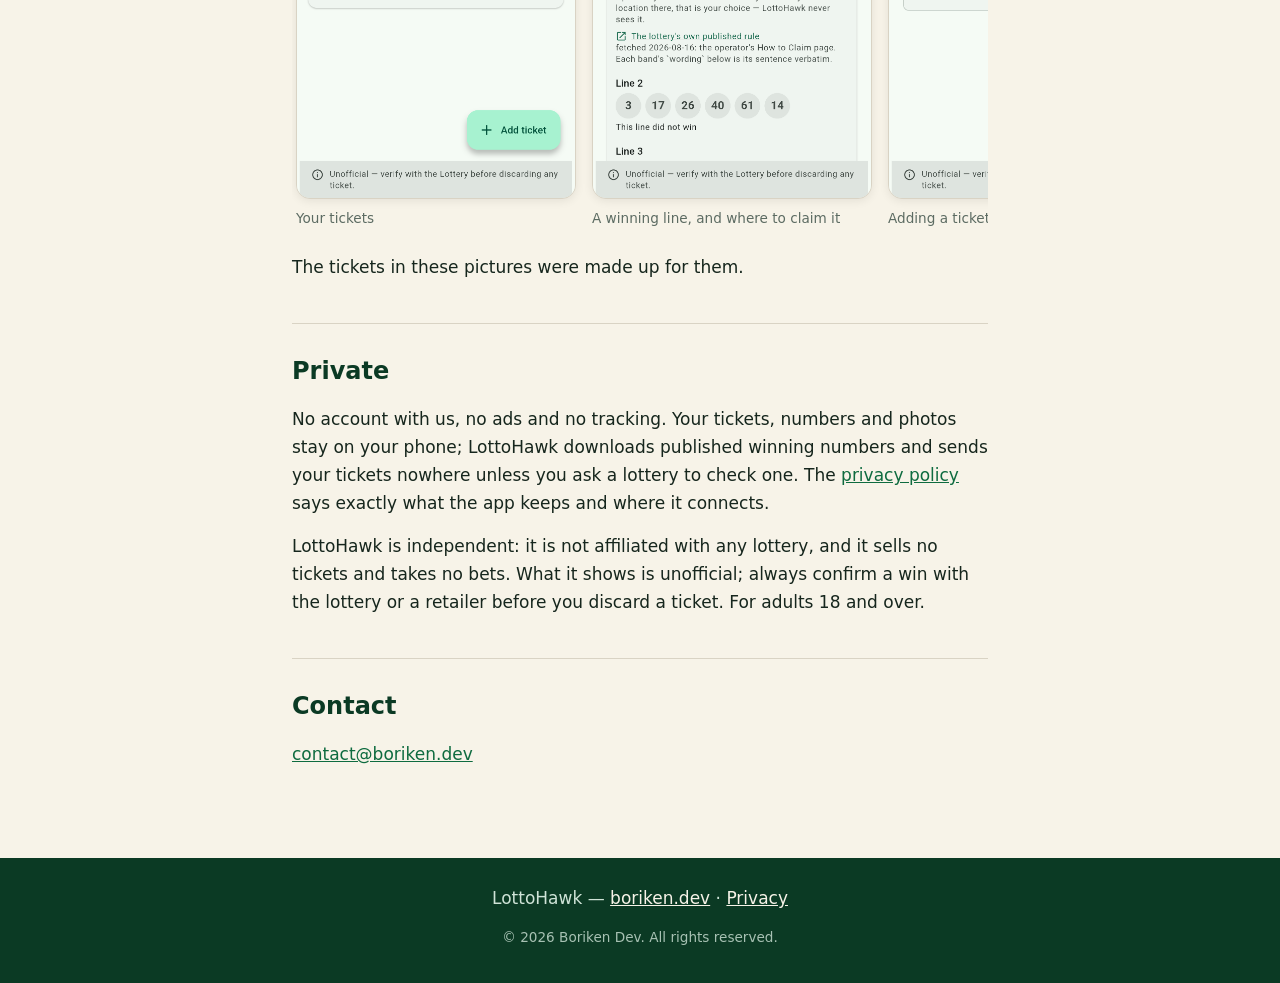
<file: lottohawk/index.html>
<!doctype html>
<html lang="en">
<head>
<meta charset="utf-8">
<meta name="viewport" content="width=device-width, initial-scale=1">
<title>LottoHawk — log your lottery ticket once, get told if it wins</title>
<meta name="description" content="LottoHawk checks your lottery tickets against the published results on its own and notifies you when one wins. Powerball, Mega Millions and the state draw games, with where to claim each prize.">
<link rel="icon" href="../img/lottohawk/icon.png">
<link rel="alternate" hreflang="es" href="es/">
<link rel="stylesheet" href="../style.css">
</head>
<body>

<header class="hero">
  <img class="hero-icon" src="../img/lottohawk/icon.png" alt="LottoHawk">
  <h1>LottoHawk</h1>
  <p class="tagline">
    Log your lottery ticket once. Get told if it wins.
  </p>
  <p class="lang"><a href="es/" hreflang="es" lang="es">Español</a> · <a href="../">Boriken Dev</a></p>
</header>

<main>

<section>
  <h2>What it does</h2>
  <p>
    Add a ticket once, by typing its numbers or scanning it, and LottoHawk
    checks it against the published results on its own, after every drawing
    it plays. If it wins, you get a notification. If it does not, it moves
    quietly to "not a winner", and you never have to look again.
  </p>
  <ul>
    <li>The prize for every winning line, including add-ons such as Power Play, Megaplier, Wild Ball and FIREBALL</li>
    <li>Where to claim a prize in the state you bought the ticket in, in the lottery's own words, with its claim centres</li>
    <li>How many days are left to claim, before a winning ticket expires</li>
    <li>Tickets with several lines, and tickets that play several drawings</li>
  </ul>
</section>

<section>
  <h2>Games</h2>
  <p>
    Powerball, Mega Millions, Lotto America and Millionaire for Life, and
    the draw games of the US states, the District of Columbia, Puerto Rico
    and the US Virgin Islands: Pick 3, Pick 4, Cash 5, Take 5, Pega 3 and
    many more. Scratch-off tickets are not supported: only the lottery can
    check those.
  </p>
</section>

<section>
  <h2>On a phone</h2>
  <p class="shots-hint">Swipe for more &rarr;</p>
  <div class="shots">
    <figure>
      <img src="../img/lottohawk/home.png" alt="Your tickets: two winners, Mega Millions and Powerball, each with the days left to claim, and a pending Powerball ticket." width="1103" height="2205" loading="lazy">
      <figcaption>Your tickets</figcaption>
    </figure>
    <figure>
      <img src="../img/lottohawk/ticket.png" alt="A Powerball ticket: the first line matched three numbers and the Powerball for $100, with where to claim it under the Maryland Lottery's rules." width="1103" height="2205" loading="lazy">
      <figcaption>A winning line, and where to claim it</figcaption>
    </figure>
    <figure>
      <img src="../img/lottohawk/add.png" alt="Adding a ticket: scan with the camera or from a photo, or choose the game and type the numbers." width="1103" height="2205" loading="lazy">
      <figcaption>Adding a ticket</figcaption>
    </figure>
  </div>
  <p>
    The tickets in these pictures were made up for them.
  </p>
</section>

<section>
  <h2>Private</h2>
  <p>
    No account with us, no ads and no tracking. Your tickets, numbers and
    photos stay on your phone; LottoHawk downloads published winning numbers
    and sends your tickets nowhere unless you ask a lottery to check one. The
    <a href="privacy.html">privacy policy</a> says exactly what the app keeps
    and where it connects.
  </p>
  <p>
    LottoHawk is independent: it is not affiliated with any lottery, and it
    sells no tickets and takes no bets. What it shows is unofficial; always
    confirm a win with the lottery or a retailer before you discard a ticket.
    For adults 18 and over.
  </p>
</section>

<section>
  <h2>Contact</h2>
  <p>
    <a href="mailto:contact@boriken.dev">contact@boriken.dev</a>
  </p>
</section>

</main>

<footer>
  <p>LottoHawk — <a href="https://boriken.dev">boriken.dev</a> · <a href="privacy.html">Privacy</a></p>
  <p class="small">© 2026 Boriken Dev. All rights reserved.</p>
</footer>

</body>
</html>
</file>
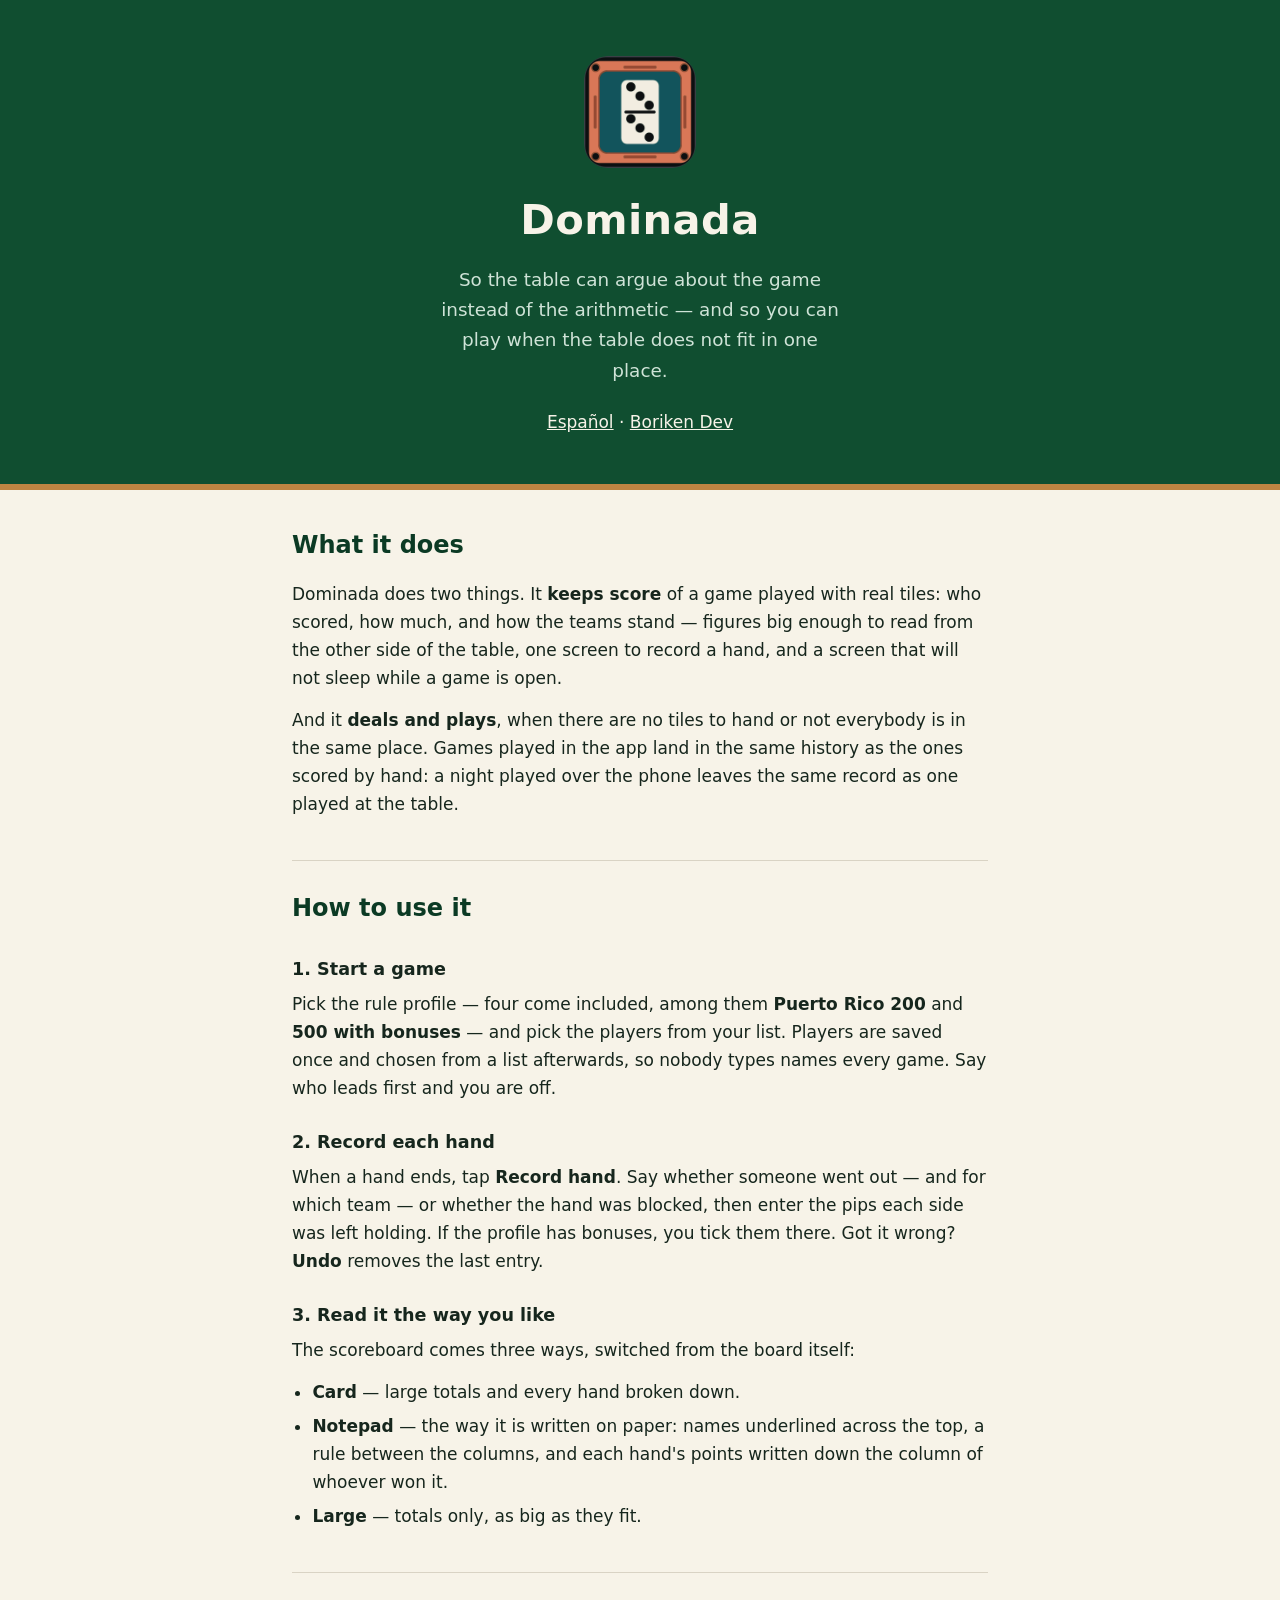
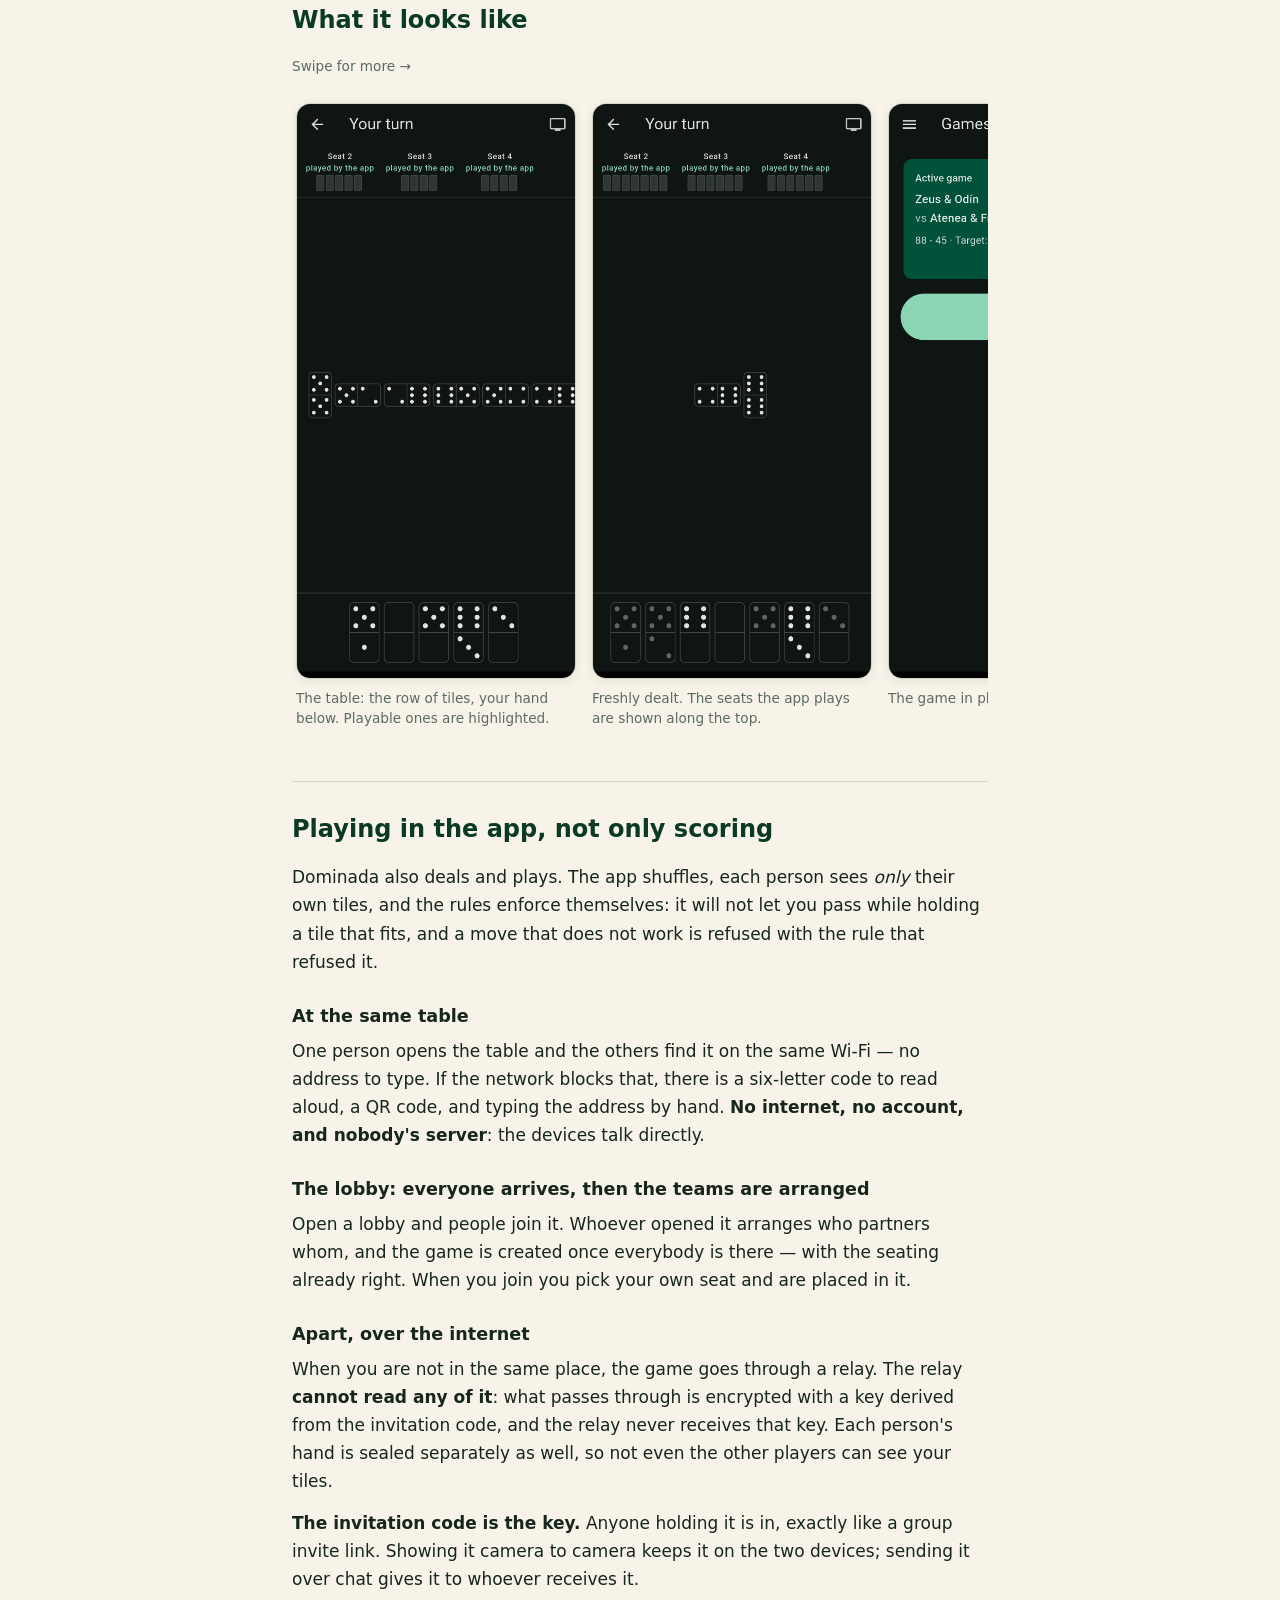
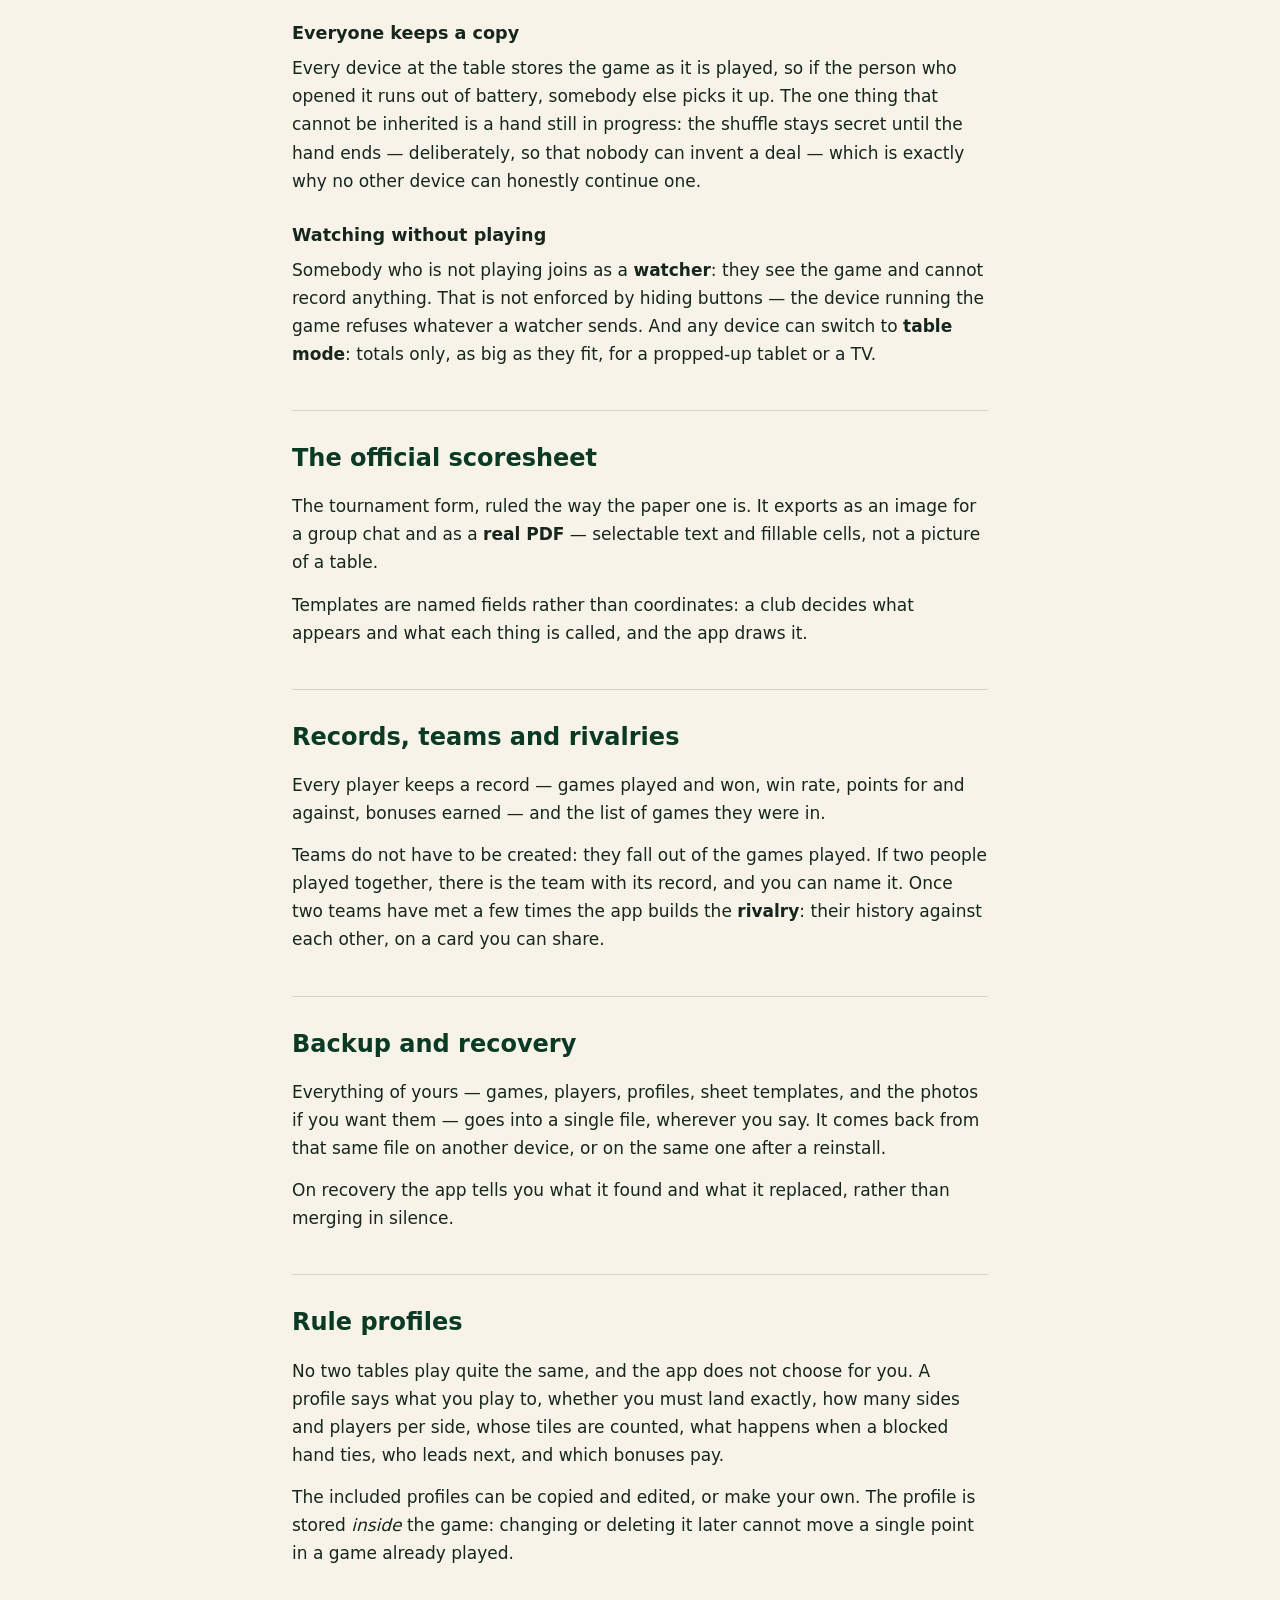
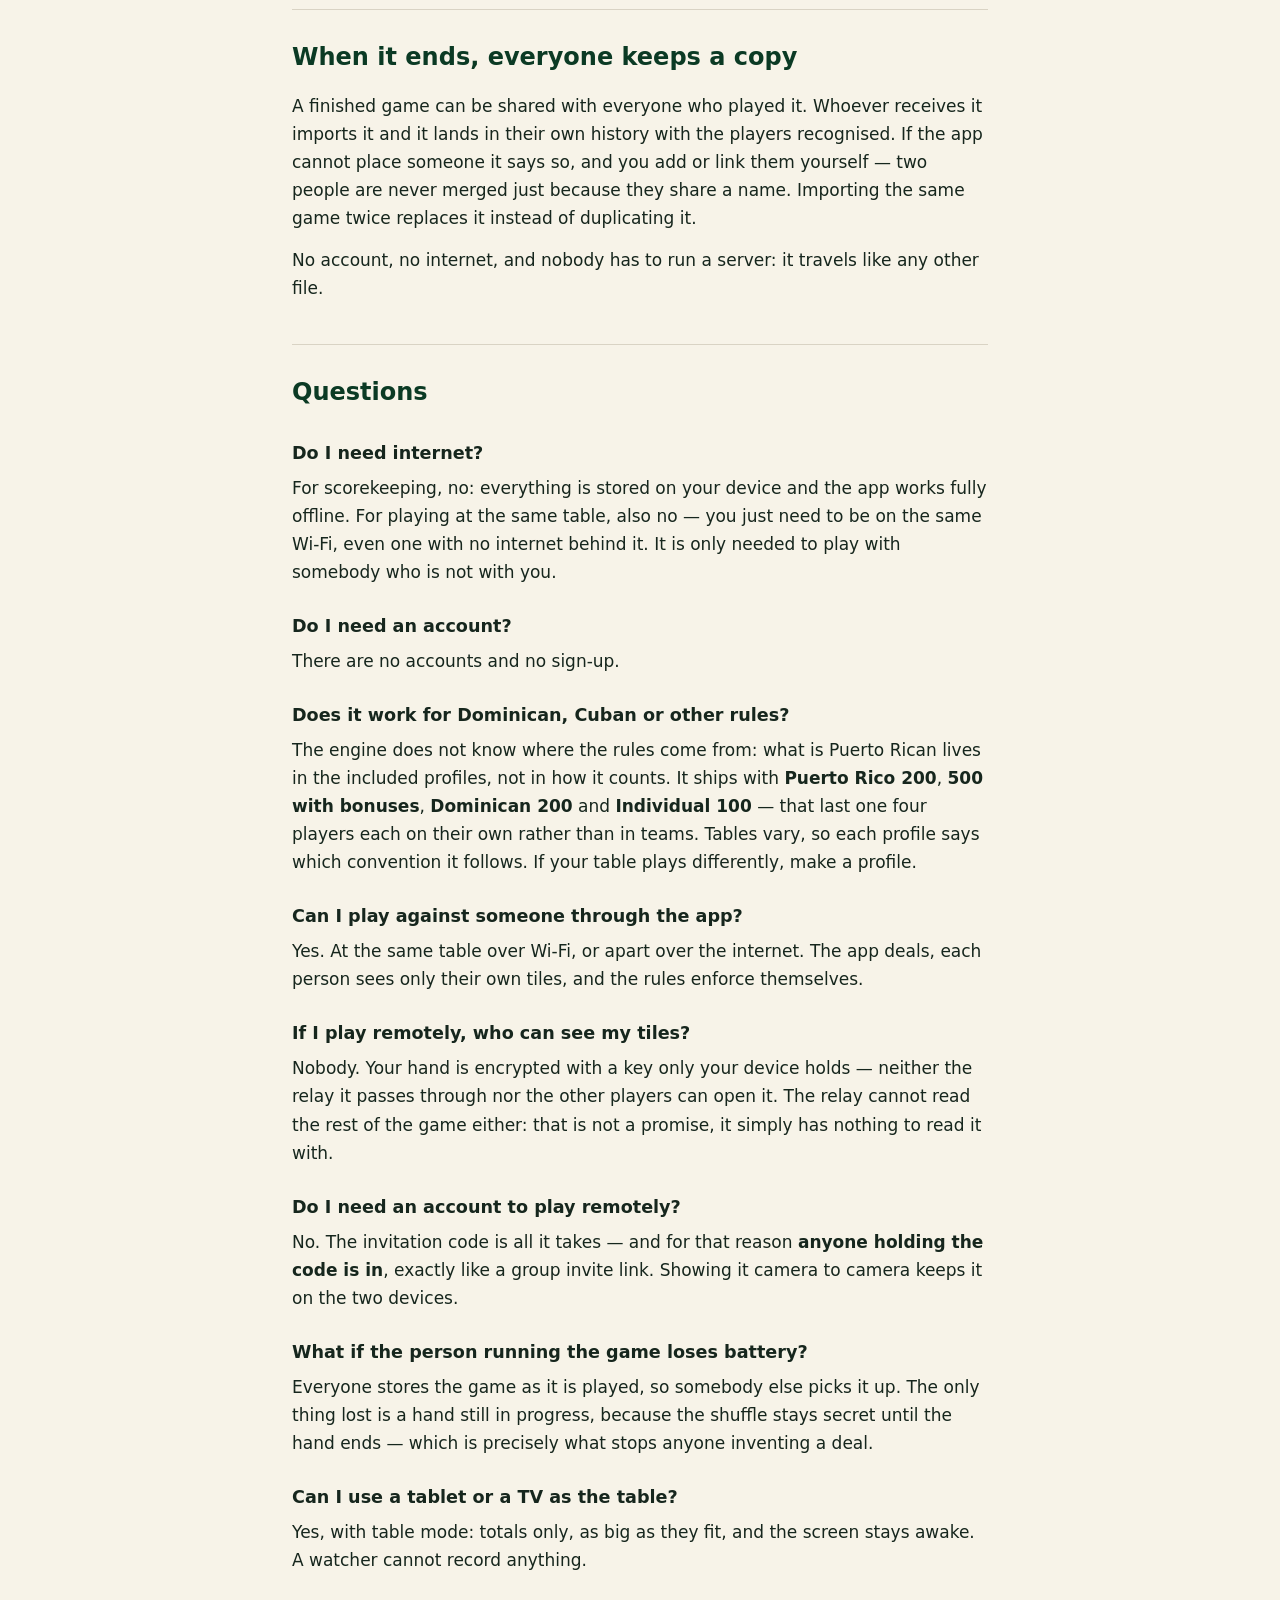
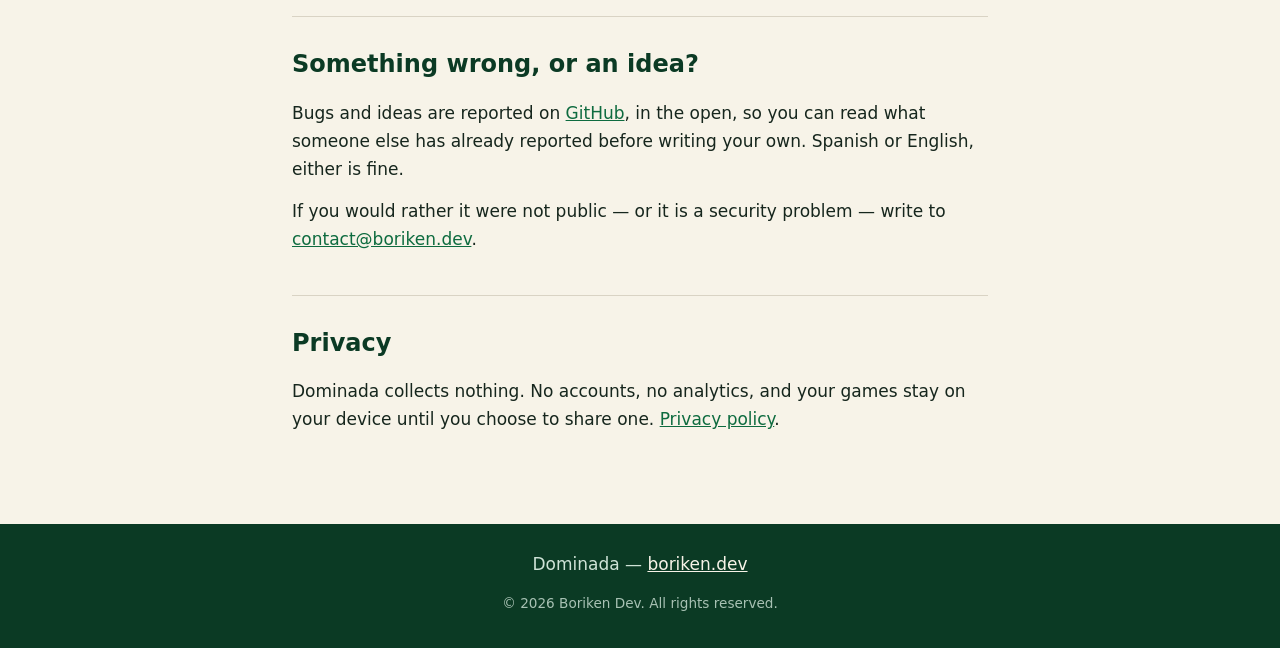
<file: dominada/en/index.html>
<!doctype html>
<html lang="en">
<head>
<meta charset="utf-8">
<title>Dominada</title>
<meta http-equiv="refresh" content="0; url=../">
<link rel="canonical" href="https://boriken.dev/dominada/">
</head>
<body>
<p>Dominada's page in English is now at <a href="../">boriken.dev/dominada/</a>.</p>
</body>
</html>
</file>
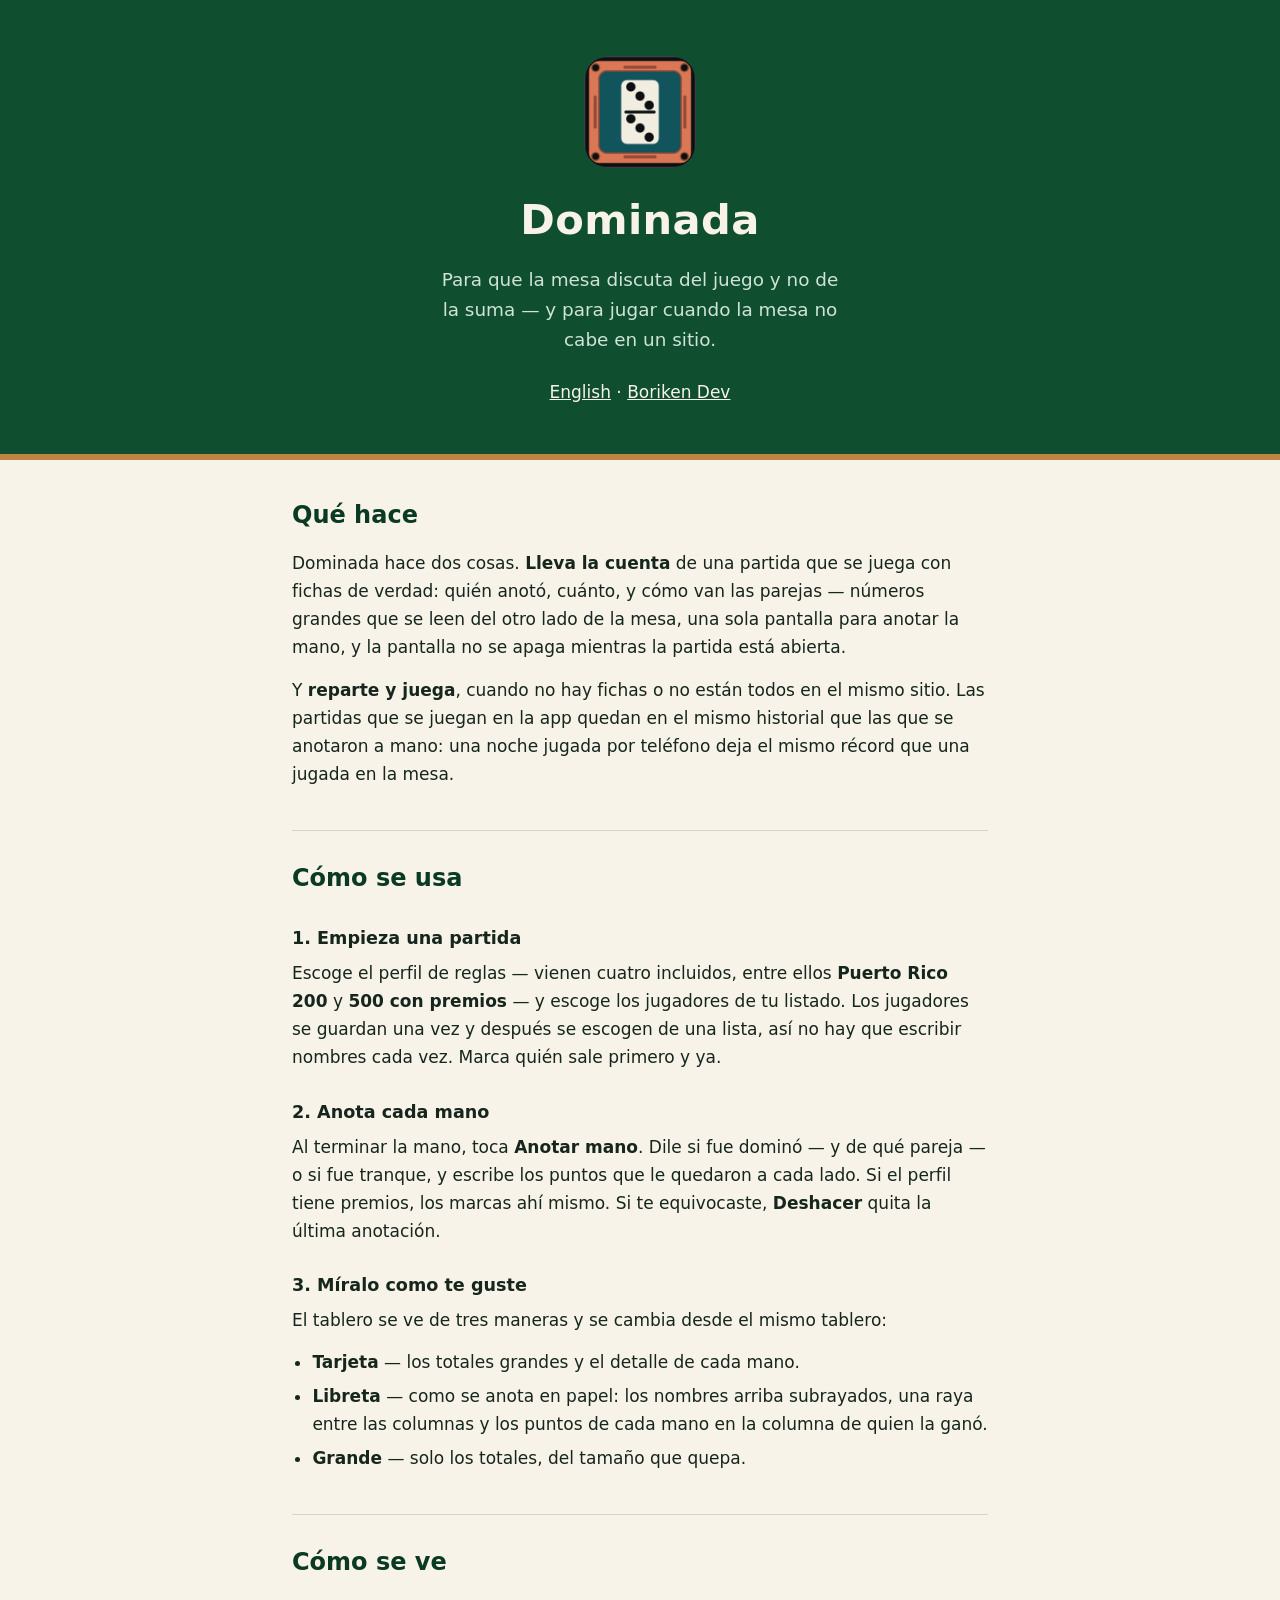
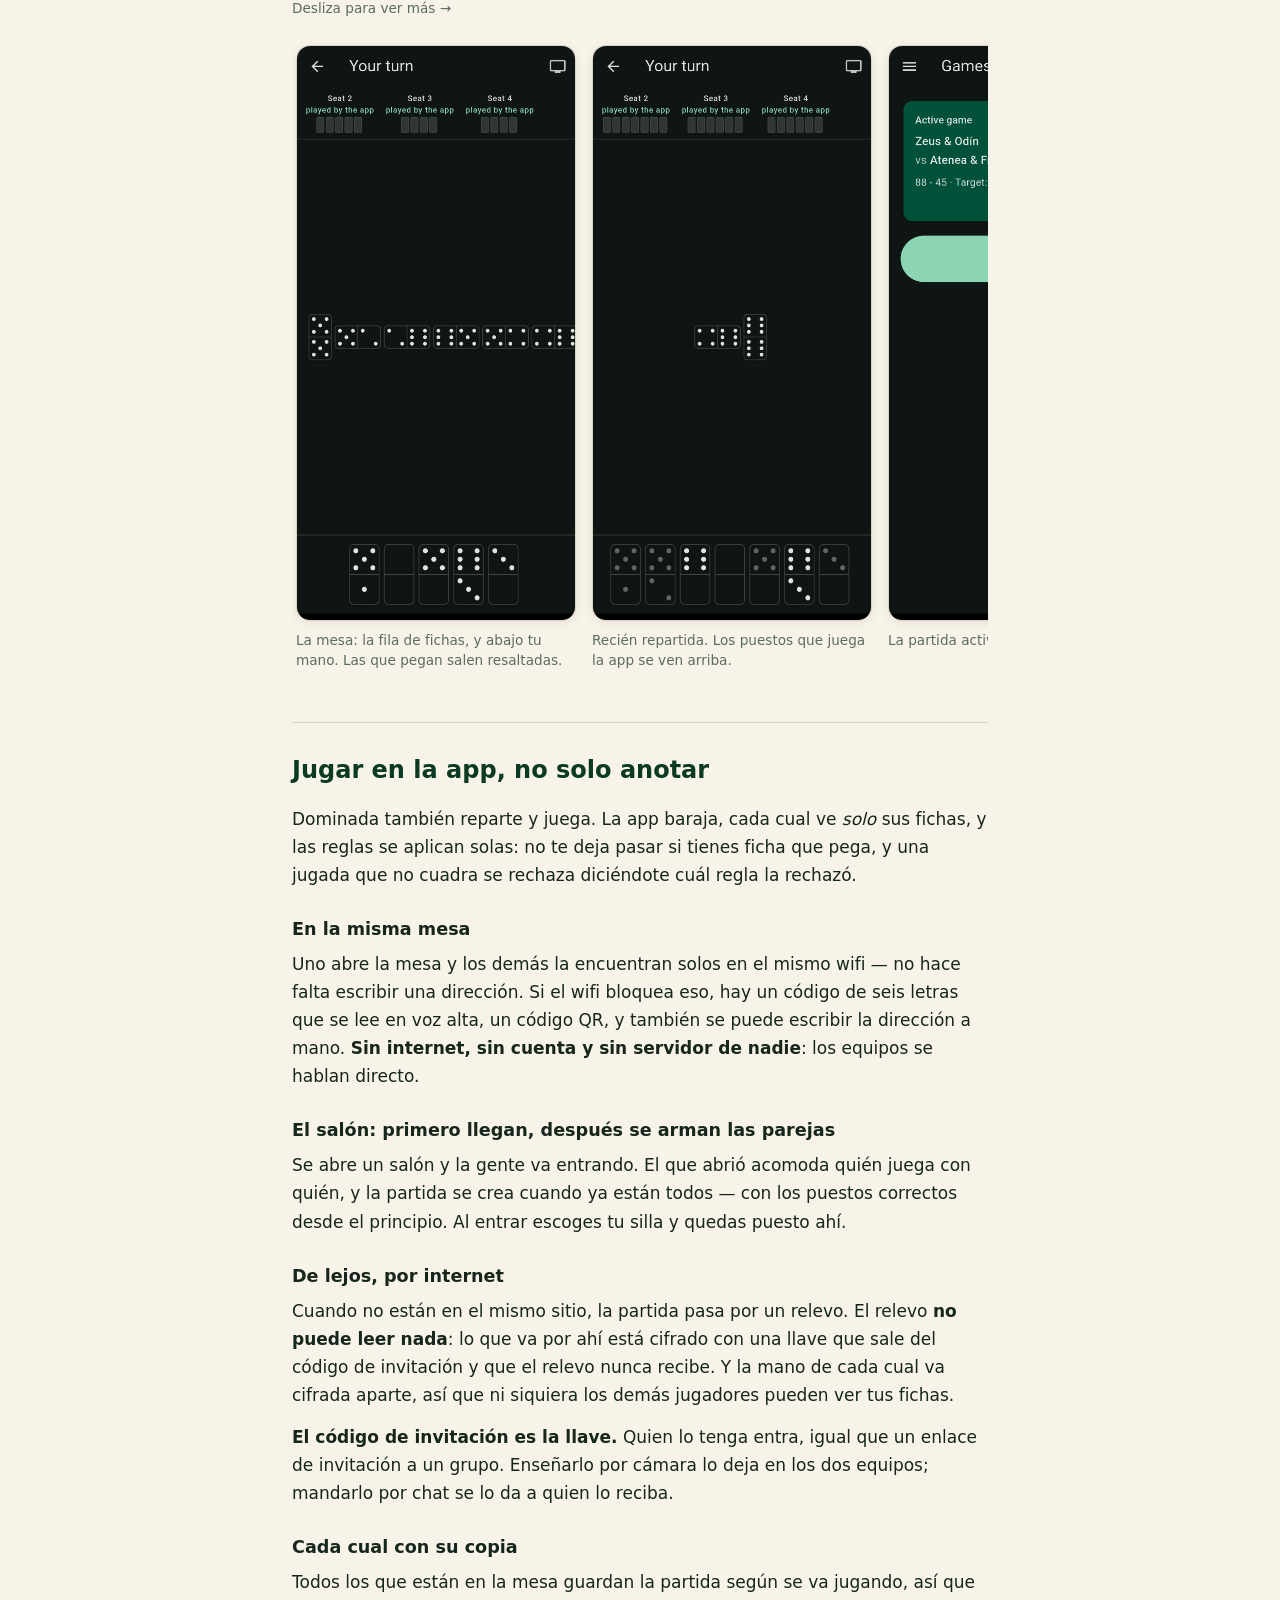
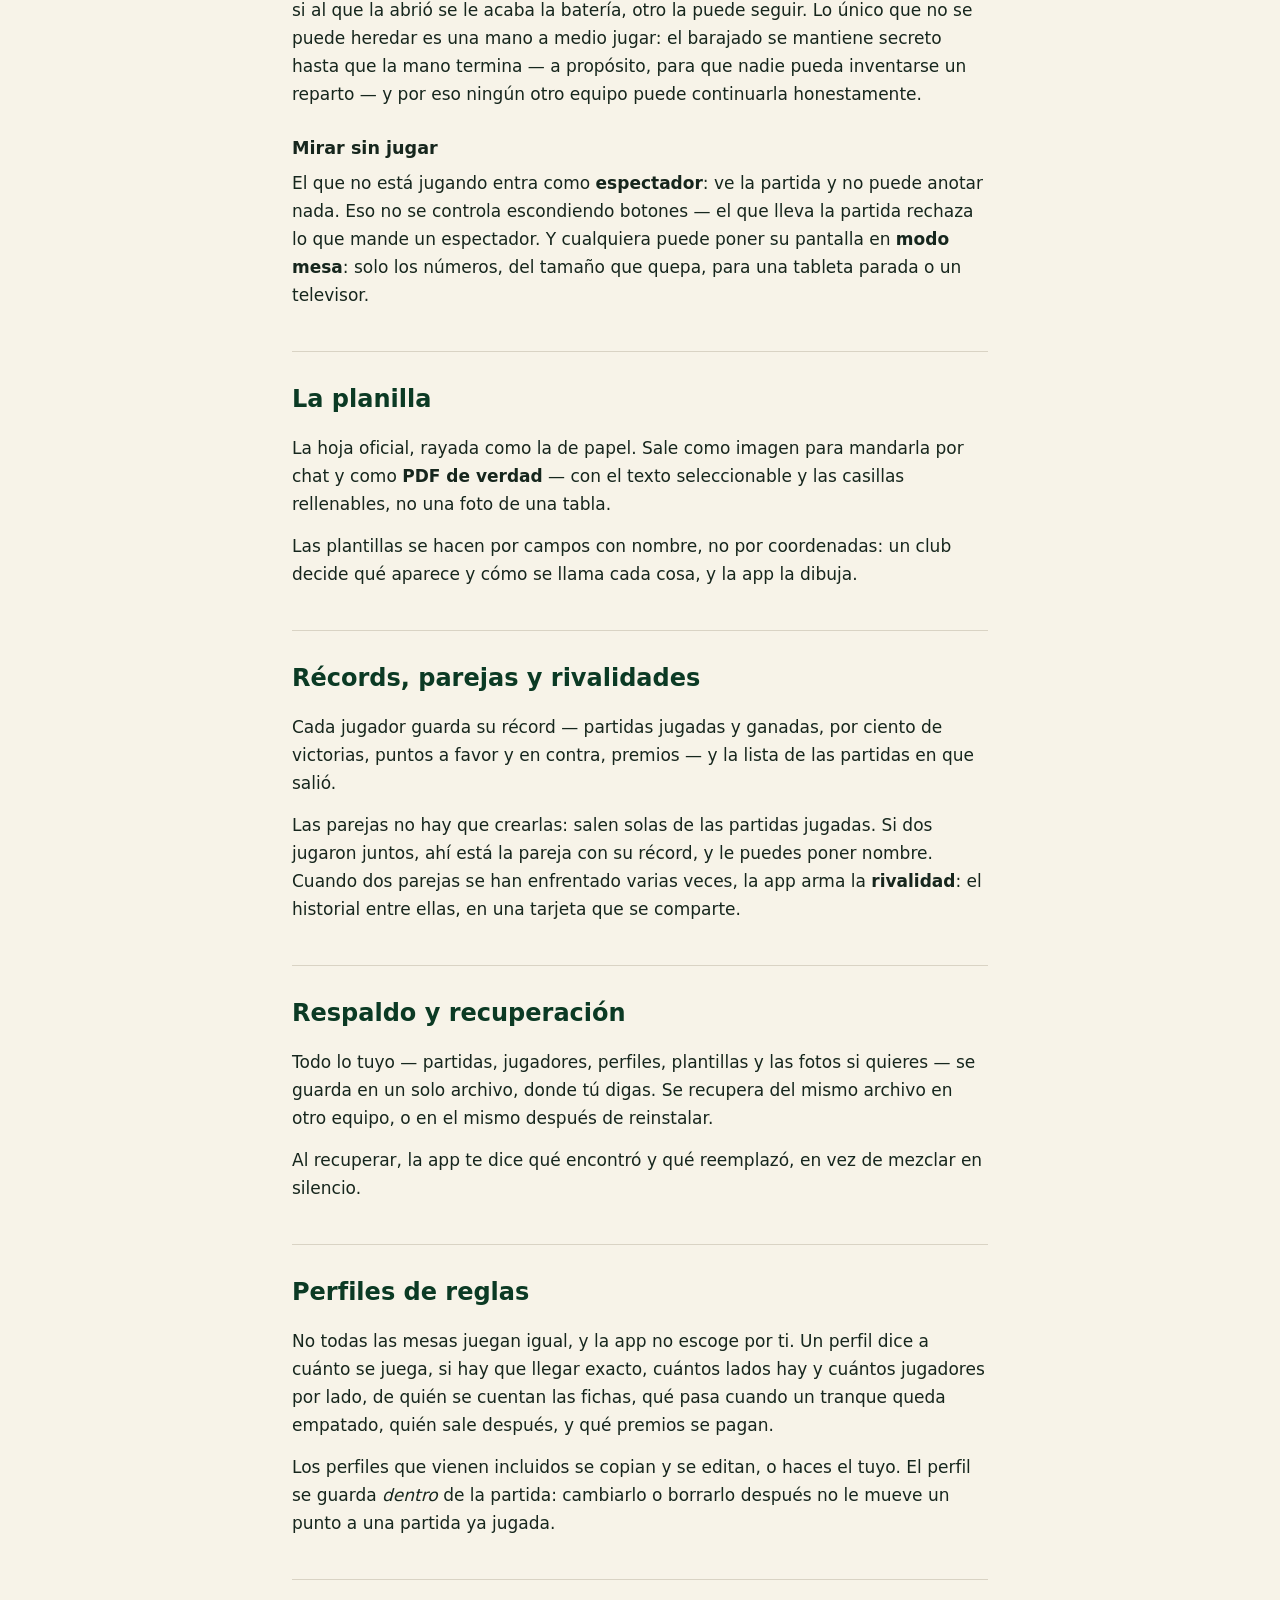
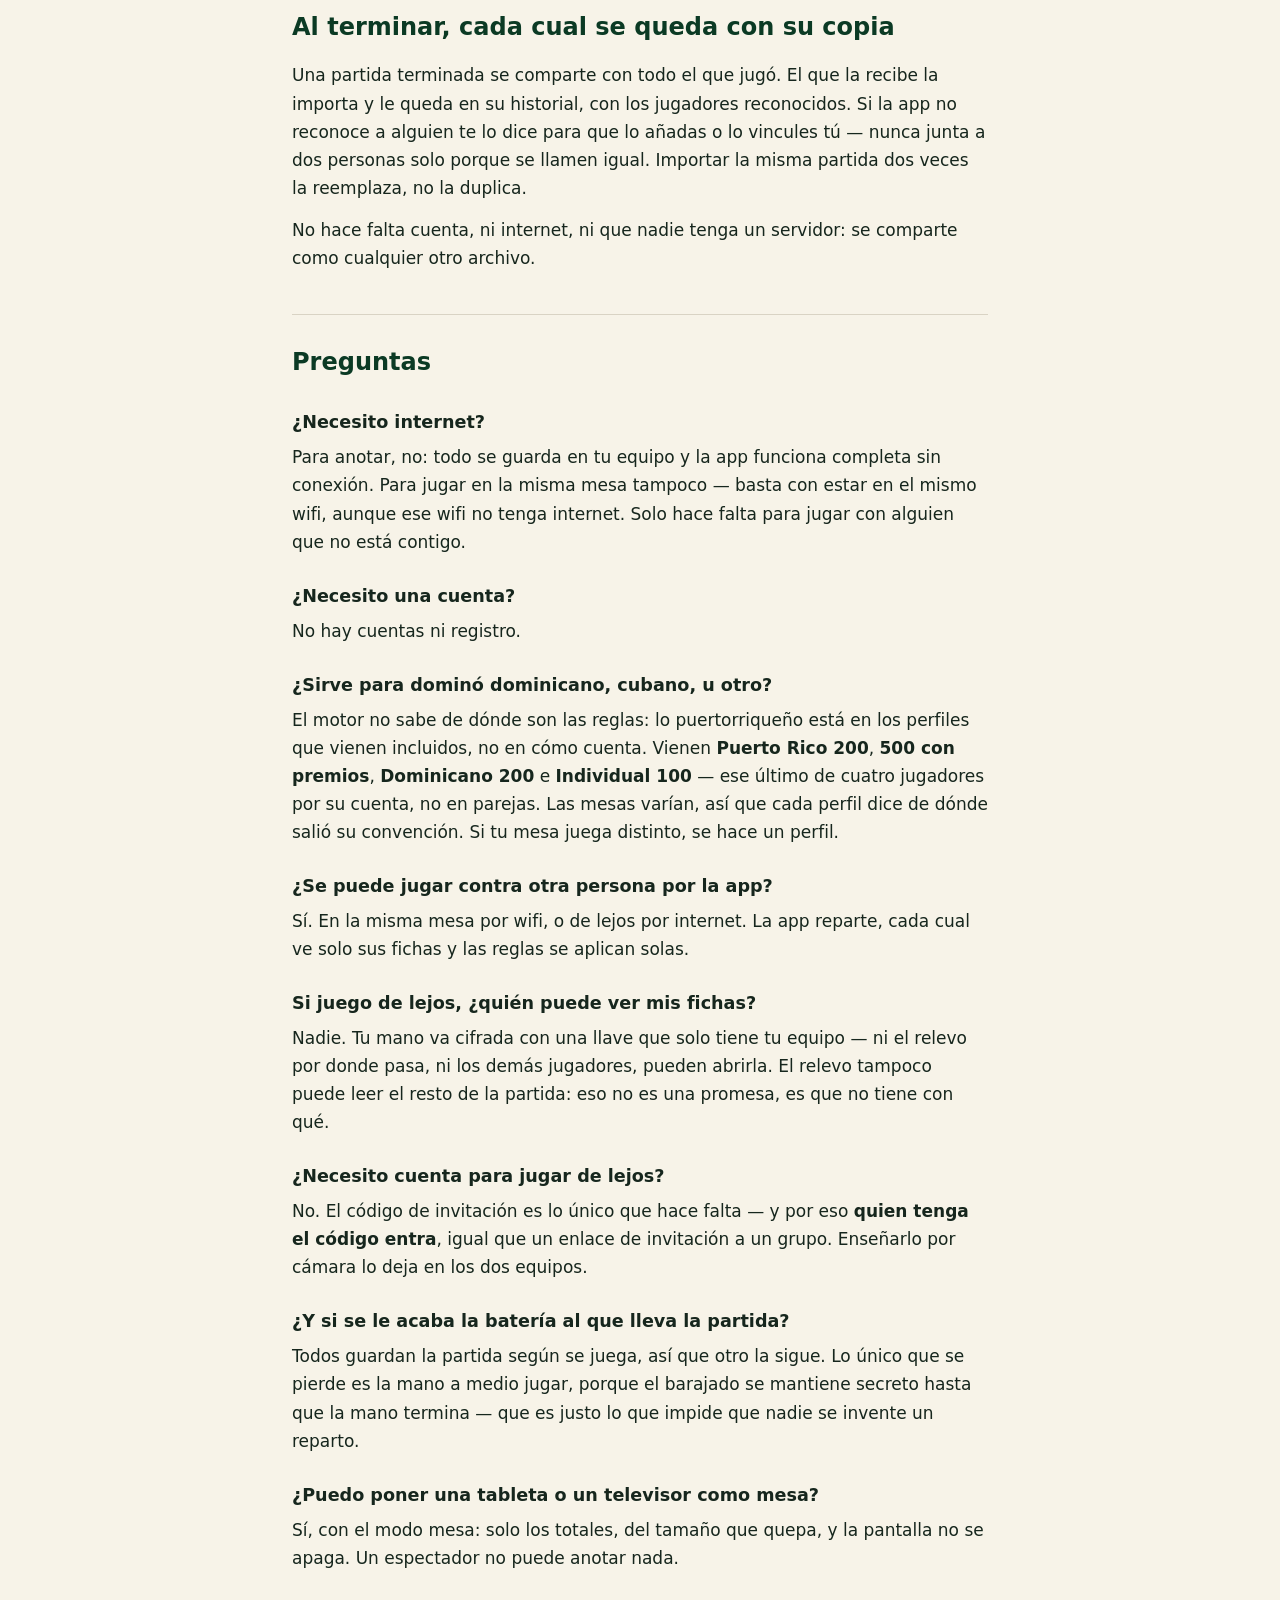
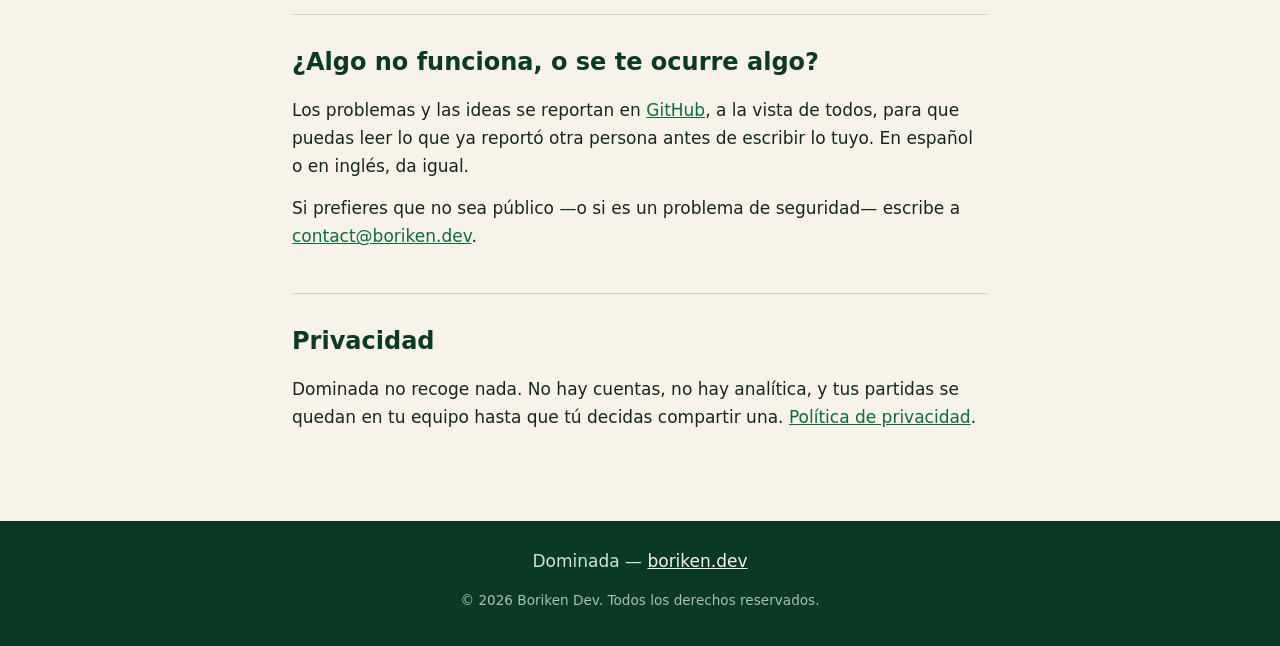
<file: dominada/es/index.html>
<!doctype html>
<html lang="es">
<head>
<meta charset="utf-8">
<meta name="viewport" content="width=device-width, initial-scale=1">
<title>Dominada — anotador de dominó</title>
<meta name="description" content="Dominada anota el dominó y también lo juega: en la misma mesa por wifi o de lejos por internet, con las manos cifradas. Reglas puertorriqueñas y perfiles que puedes cambiar.">
<link rel="icon" href="../../img/dominada/icon.png">
<link rel="stylesheet" href="../../style.css">
</head>
<body>

<header class="hero">
  <img class="hero-icon" src="../../img/dominada/icon.png" alt="Dominada">
  <h1>Dominada</h1>
  <p class="tagline">
    Para que la mesa discuta del juego y no de la suma — y para jugar cuando
    la mesa no cabe en un sitio.
  </p>
  <p class="lang"><a href="../">English</a> · <a href="../../es/">Boriken Dev</a></p>
</header>

<main>

<section>
  <h2>Qué hace</h2>
  <p>
    Dominada hace dos cosas. <strong>Lleva la cuenta</strong> de una partida
    que se juega con fichas de verdad: quién anotó, cuánto, y cómo van las
    parejas — números grandes que se leen del otro lado de la mesa, una sola
    pantalla para anotar la mano, y la pantalla no se apaga mientras la
    partida está abierta.
  </p>
  <p>
    Y <strong>reparte y juega</strong>, cuando no hay fichas o no están todos
    en el mismo sitio. Las partidas que se juegan en la app quedan en el mismo
    historial que las que se anotaron a mano: una noche jugada por teléfono
    deja el mismo récord que una jugada en la mesa.
  </p>
</section>

<section>
  <h2>Cómo se usa</h2>

  <h3>1. Empieza una partida</h3>
  <p>
    Escoge el perfil de reglas — vienen cuatro incluidos, entre ellos
    <strong>Puerto Rico 200</strong> y <strong>500 con premios</strong> — y
    escoge los jugadores de tu listado.
    Los jugadores se guardan una vez y después se escogen de una lista, así no
    hay que escribir nombres cada vez. Marca quién sale primero y ya.
  </p>

  <h3>2. Anota cada mano</h3>
  <p>
    Al terminar la mano, toca <strong>Anotar mano</strong>. Dile si fue dominó
    — y de qué pareja — o si fue tranque, y escribe los puntos que le quedaron
    a cada lado. Si el perfil tiene premios, los marcas ahí mismo. Si te
    equivocaste, <strong>Deshacer</strong> quita la última anotación.
  </p>

  <h3>3. Míralo como te guste</h3>
  <p>
    El tablero se ve de tres maneras y se cambia desde el mismo tablero:
  </p>
  <ul>
    <li><strong>Tarjeta</strong> — los totales grandes y el detalle de cada mano.</li>
    <li><strong>Libreta</strong> — como se anota en papel: los nombres arriba
      subrayados, una raya entre las columnas y los puntos de cada mano en la
      columna de quien la ganó.</li>
    <li><strong>Grande</strong> — solo los totales, del tamaño que quepa.</li>
  </ul>
</section>

<section>
  <h2>Cómo se ve</h2>
  <p class="shots-hint">Desliza para ver más &rarr;</p>
  <div class="shots">
    <figure>
      <img src="../../img/dominada/mesa.png" alt="La mesa con las fichas jugadas en fila y la mano de cada cual abajo." width="1080" height="2230" loading="lazy">
      <figcaption>La mesa: la fila de fichas, y abajo tu mano. Las que pegan salen resaltadas.</figcaption>
    </figure>
    <figure>
      <img src="../../img/dominada/mano.png" alt="Una mano recién repartida, con el doble seis abierto." width="1080" height="2230" loading="lazy">
      <figcaption>Recién repartida. Los puestos que juega la app se ven arriba.</figcaption>
    </figure>
    <figure>
      <img src="../../img/dominada/partidas.png" alt="Pantalla de partidas: la partida activa con el marcador y la meta." width="1080" height="2230" loading="lazy">
      <figcaption>La partida activa, lista para continuar.</figcaption>
    </figure>
    <figure>
      <img src="../../img/dominada/tablero.png" alt="Tablero: los totales de cada pareja y el detalle de cada mano." width="1080" height="2230" loading="lazy">
      <figcaption>Vista tarjeta: los totales grandes y el detalle de cada mano.</figcaption>
    </figure>
    <figure>
      <img src="../../img/dominada/libreta.png" alt="Vista libreta: nombres subrayados arriba y los puntos de cada mano." width="1080" height="2130" loading="lazy">
      <figcaption>Vista libreta, igual que se anota en papel.</figcaption>
    </figure>
    <figure>
      <img src="../../img/dominada/grande.png" alt="Vista grande: solo los totales, del tamaño que quepa." width="1080" height="2130" loading="lazy">
      <figcaption>Modo mesa: solo los números, para una tableta parada o un televisor.</figcaption>
    </figure>
    <figure>
      <img src="../../img/dominada/planilla.png" alt="La planilla: la hoja oficial rayada, con los totales acumulados." width="1080" height="2130" loading="lazy">
      <figcaption>La planilla oficial — también sale en PDF rellenable.</figcaption>
    </figure>
    <figure>
      <img src="../../img/dominada/remoto.png" alt="Pantalla Remoto: abrir una mesa, mesa nueva, entrar a una mesa." width="1080" height="2230" loading="lazy">
      <figcaption>Remoto: la mesa en los teléfonos, junta o de lejos.</figcaption>
    </figure>
    <figure>
      <img src="../../img/dominada/sala-remota.png" alt="Sala remota: conectada al relevo, con el código QR y el código de la sala." width="1080" height="2130" loading="lazy">
      <figcaption>Una sala de lejos: el QR y el código. Quien lo tenga, entra.</figcaption>
    </figure>
    <figure>
      <img src="../../img/dominada/record.png" alt="Récord de un jugador: partidas, por ciento de victorias, puntos y con quién gana." width="1080" height="2230" loading="lazy">
      <figcaption>El récord de cada cual, y con quién le va mejor.</figcaption>
    </figure>
    <figure>
      <img src="../../img/dominada/rivalidad.png" alt="Rivalidad entre dos parejas: el historial, la racha y la diferencia promedio." width="1080" height="2230" loading="lazy">
      <figcaption>La rivalidad: quién va ganando, la racha, y por cuánto.</figcaption>
    </figure>
    <figure>
      <img src="../../img/dominada/tarjeta.png" alt="Tarjeta de rivalidad lista para compartir." width="1080" height="2230" loading="lazy">
      <figcaption>La tarjeta que se comparte. Para eso es el récord.</figcaption>
    </figure>
    <figure>
      <img src="../../img/dominada/jugadores.png" alt="Listado de jugadores con su récord." width="1080" height="2230" loading="lazy">
      <figcaption>Los jugadores se guardan una vez y se escogen de la lista.</figcaption>
    </figure>
    <figure>
      <img src="../../img/dominada/parejas.png" alt="Listado de parejas, que salen solas de las partidas jugadas." width="1080" height="2230" loading="lazy">
      <figcaption>Las parejas salen solas de lo que se ha jugado.</figcaption>
    </figure>
    <figure>
      <img src="../../img/dominada/perfiles.png" alt="Perfiles de reglas incluidos y propios." width="1080" height="2230" loading="lazy">
      <figcaption>Los perfiles de reglas: los que vienen y los tuyos.</figcaption>
    </figure>
  </div>
</section>

<section>
  <h2>Jugar en la app, no solo anotar</h2>
  <p>
    Dominada también reparte y juega. La app baraja, cada cual ve
    <em>solo</em> sus fichas, y las reglas se aplican solas: no te deja
    pasar si tienes ficha que pega, y una jugada que no cuadra se rechaza
    diciéndote cuál regla la rechazó.
  </p>

  <h3>En la misma mesa</h3>
  <p>
    Uno abre la mesa y los demás la encuentran solos en el mismo wifi — no
    hace falta escribir una dirección. Si el wifi bloquea eso, hay un código
    de seis letras que se lee en voz alta, un código QR, y también se puede
    escribir la dirección a mano. <strong>Sin internet, sin cuenta y sin
    servidor de nadie</strong>: los equipos se hablan directo.
  </p>

  <h3>El salón: primero llegan, después se arman las parejas</h3>
  <p>
    Se abre un salón y la gente va entrando. El que abrió acomoda quién juega
    con quién, y la partida se crea cuando ya están todos — con los puestos
    correctos desde el principio. Al entrar escoges tu silla y quedas puesto
    ahí.
  </p>

  <h3>De lejos, por internet</h3>
  <p>
    Cuando no están en el mismo sitio, la partida pasa por un relevo. El
    relevo <strong>no puede leer nada</strong>: lo que va por ahí está
    cifrado con una llave que sale del código de invitación y que el relevo
    nunca recibe. Y la mano de cada cual va cifrada aparte, así que ni
    siquiera los demás jugadores pueden ver tus fichas.
  </p>
  <p>
    <strong>El código de invitación es la llave.</strong> Quien lo tenga
    entra, igual que un enlace de invitación a un grupo. Enseñarlo por cámara
    lo deja en los dos equipos; mandarlo por chat se lo da a quien lo reciba.
  </p>

  <h3>Cada cual con su copia</h3>
  <p>
    Todos los que están en la mesa guardan la partida según se va jugando, así
    que si al que la abrió se le acaba la batería, otro la puede seguir. Lo
    único que no se puede heredar es una mano a medio jugar: el barajado se
    mantiene secreto hasta que la mano termina — a propósito, para que nadie
    pueda inventarse un reparto — y por eso ningún otro equipo puede
    continuarla honestamente.
  </p>

  <h3>Mirar sin jugar</h3>
  <p>
    El que no está jugando entra como <strong>espectador</strong>: ve la
    partida y no puede anotar nada. Eso no se controla escondiendo botones —
    el que lleva la partida rechaza lo que mande un espectador. Y cualquiera
    puede poner su pantalla en <strong>modo mesa</strong>: solo los números,
    del tamaño que quepa, para una tableta parada o un televisor.
  </p>
</section>

<section>
  <h2>La planilla</h2>
  <p>
    La hoja oficial, rayada como la de papel. Sale como imagen para mandarla
    por chat y como <strong>PDF de verdad</strong> — con el texto
    seleccionable y las casillas rellenables, no una foto de una tabla.
  </p>
  <p>
    Las plantillas se hacen por campos con nombre, no por coordenadas: un club
    decide qué aparece y cómo se llama cada cosa, y la app la dibuja.
  </p>
</section>

<section>
  <h2>Récords, parejas y rivalidades</h2>
  <p>
    Cada jugador guarda su récord — partidas jugadas y ganadas, por ciento de
    victorias, puntos a favor y en contra, premios — y la lista de las partidas
    en que salió.
  </p>
  <p>
    Las parejas no hay que crearlas: salen solas de las partidas jugadas. Si
    dos jugaron juntos, ahí está la pareja con su récord, y le puedes poner
    nombre. Cuando dos parejas se han enfrentado varias veces, la app arma la
    <strong>rivalidad</strong>: el historial entre ellas, en una tarjeta que
    se comparte.
  </p>
</section>

<section>
  <h2>Respaldo y recuperación</h2>
  <p>
    Todo lo tuyo — partidas, jugadores, perfiles, plantillas y las fotos si
    quieres — se guarda en un solo archivo, donde tú digas. Se recupera del
    mismo archivo en otro equipo, o en el mismo después de reinstalar.
  </p>
  <p>
    Al recuperar, la app te dice qué encontró y qué reemplazó, en vez de
    mezclar en silencio.
  </p>
</section>

<section>
  <h2>Perfiles de reglas</h2>
  <p>
    No todas las mesas juegan igual, y la app no escoge por ti. Un perfil dice
    a cuánto se juega, si hay que llegar exacto, cuántos lados hay y cuántos
    jugadores por lado, de quién se cuentan las fichas, qué pasa cuando un
    tranque queda empatado, quién sale después, y qué premios se pagan.
  </p>
  <p>
    Los perfiles que vienen incluidos se copian y se editan, o haces el tuyo.
    El perfil se guarda <em>dentro</em> de la partida: cambiarlo o borrarlo
    después no le mueve un punto a una partida ya jugada.
  </p>
</section>

<section>
  <h2>Al terminar, cada cual se queda con su copia</h2>
  <p>
    Una partida terminada se comparte con todo el que jugó. El que la recibe la
    importa y le queda en su historial, con los jugadores reconocidos. Si la app
    no reconoce a alguien te lo dice para que lo añadas o lo vincules tú — nunca
    junta a dos personas solo porque se llamen igual. Importar la misma partida
    dos veces la reemplaza, no la duplica.
  </p>
  <p>
    No hace falta cuenta, ni internet, ni que nadie tenga un servidor: se
    comparte como cualquier otro archivo.
  </p>
</section>

<section>
  <h2>Preguntas</h2>

  <h3>¿Necesito internet?</h3>
  <p>
    Para anotar, no: todo se guarda en tu equipo y la app funciona completa
    sin conexión. Para jugar en la misma mesa tampoco — basta con estar en el
    mismo wifi, aunque ese wifi no tenga internet. Solo hace falta para jugar
    con alguien que no está contigo.
  </p>

  <h3>¿Necesito una cuenta?</h3>
  <p>No hay cuentas ni registro.</p>

  <h3>¿Sirve para dominó dominicano, cubano, u otro?</h3>
  <p>
    El motor no sabe de dónde son las reglas: lo puertorriqueño está en los
    perfiles que vienen incluidos, no en cómo cuenta. Vienen
    <strong>Puerto Rico 200</strong>, <strong>500 con premios</strong>,
    <strong>Dominicano 200</strong> e <strong>Individual 100</strong> —
    ese último de cuatro jugadores por su cuenta, no en parejas. Las mesas
    varían, así que cada perfil dice de dónde salió su convención. Si tu mesa
    juega distinto, se hace un perfil.
  </p>

  <h3>¿Se puede jugar contra otra persona por la app?</h3>
  <p>
    Sí. En la misma mesa por wifi, o de lejos por internet. La app reparte,
    cada cual ve solo sus fichas y las reglas se aplican solas.
  </p>

  <h3>Si juego de lejos, ¿quién puede ver mis fichas?</h3>
  <p>
    Nadie. Tu mano va cifrada con una llave que solo tiene tu equipo — ni el
    relevo por donde pasa, ni los demás jugadores, pueden abrirla. El relevo
    tampoco puede leer el resto de la partida: eso no es una promesa, es que
    no tiene con qué.
  </p>

  <h3>¿Necesito cuenta para jugar de lejos?</h3>
  <p>
    No. El código de invitación es lo único que hace falta — y por eso
    <strong>quien tenga el código entra</strong>, igual que un enlace de
    invitación a un grupo. Enseñarlo por cámara lo deja en los dos equipos.
  </p>

  <h3>¿Y si se le acaba la batería al que lleva la partida?</h3>
  <p>
    Todos guardan la partida según se juega, así que otro la sigue. Lo único
    que se pierde es la mano a medio jugar, porque el barajado se mantiene
    secreto hasta que la mano termina — que es justo lo que impide que nadie
    se invente un reparto.
  </p>

  <h3>¿Puedo poner una tableta o un televisor como mesa?</h3>
  <p>
    Sí, con el modo mesa: solo los totales, del tamaño que quepa, y la
    pantalla no se apaga. Un espectador no puede anotar nada.
  </p>
</section>

<section>
  <h2>¿Algo no funciona, o se te ocurre algo?</h2>
  <p>
    Los problemas y las ideas se reportan en
    <a href="https://github.com/Boriken-Dev/feedback/issues">GitHub</a>,
    a la vista de todos, para que puedas leer lo que ya reportó otra persona
    antes de escribir lo tuyo. En español o en inglés, da igual.
  </p>
  <p>
    Si prefieres que no sea público —o si es un problema de seguridad—
    escribe a <a href="mailto:contact@boriken.dev">contact@boriken.dev</a>.
  </p>
</section>

<section>
  <h2>Privacidad</h2>
  <p>
    Dominada no recoge nada. No hay cuentas, no hay analítica, y tus partidas se
    quedan en tu equipo hasta que tú decidas compartir una.
    <a href="../privacidad.html">Política de privacidad</a>.
  </p>
</section>

</main>

<footer>
  <p>Dominada — <a href="https://boriken.dev">boriken.dev</a></p>
  <p class="small">© 2026 Boriken Dev. Todos los derechos reservados.</p>
</footer>

</body>
</html>
</file>
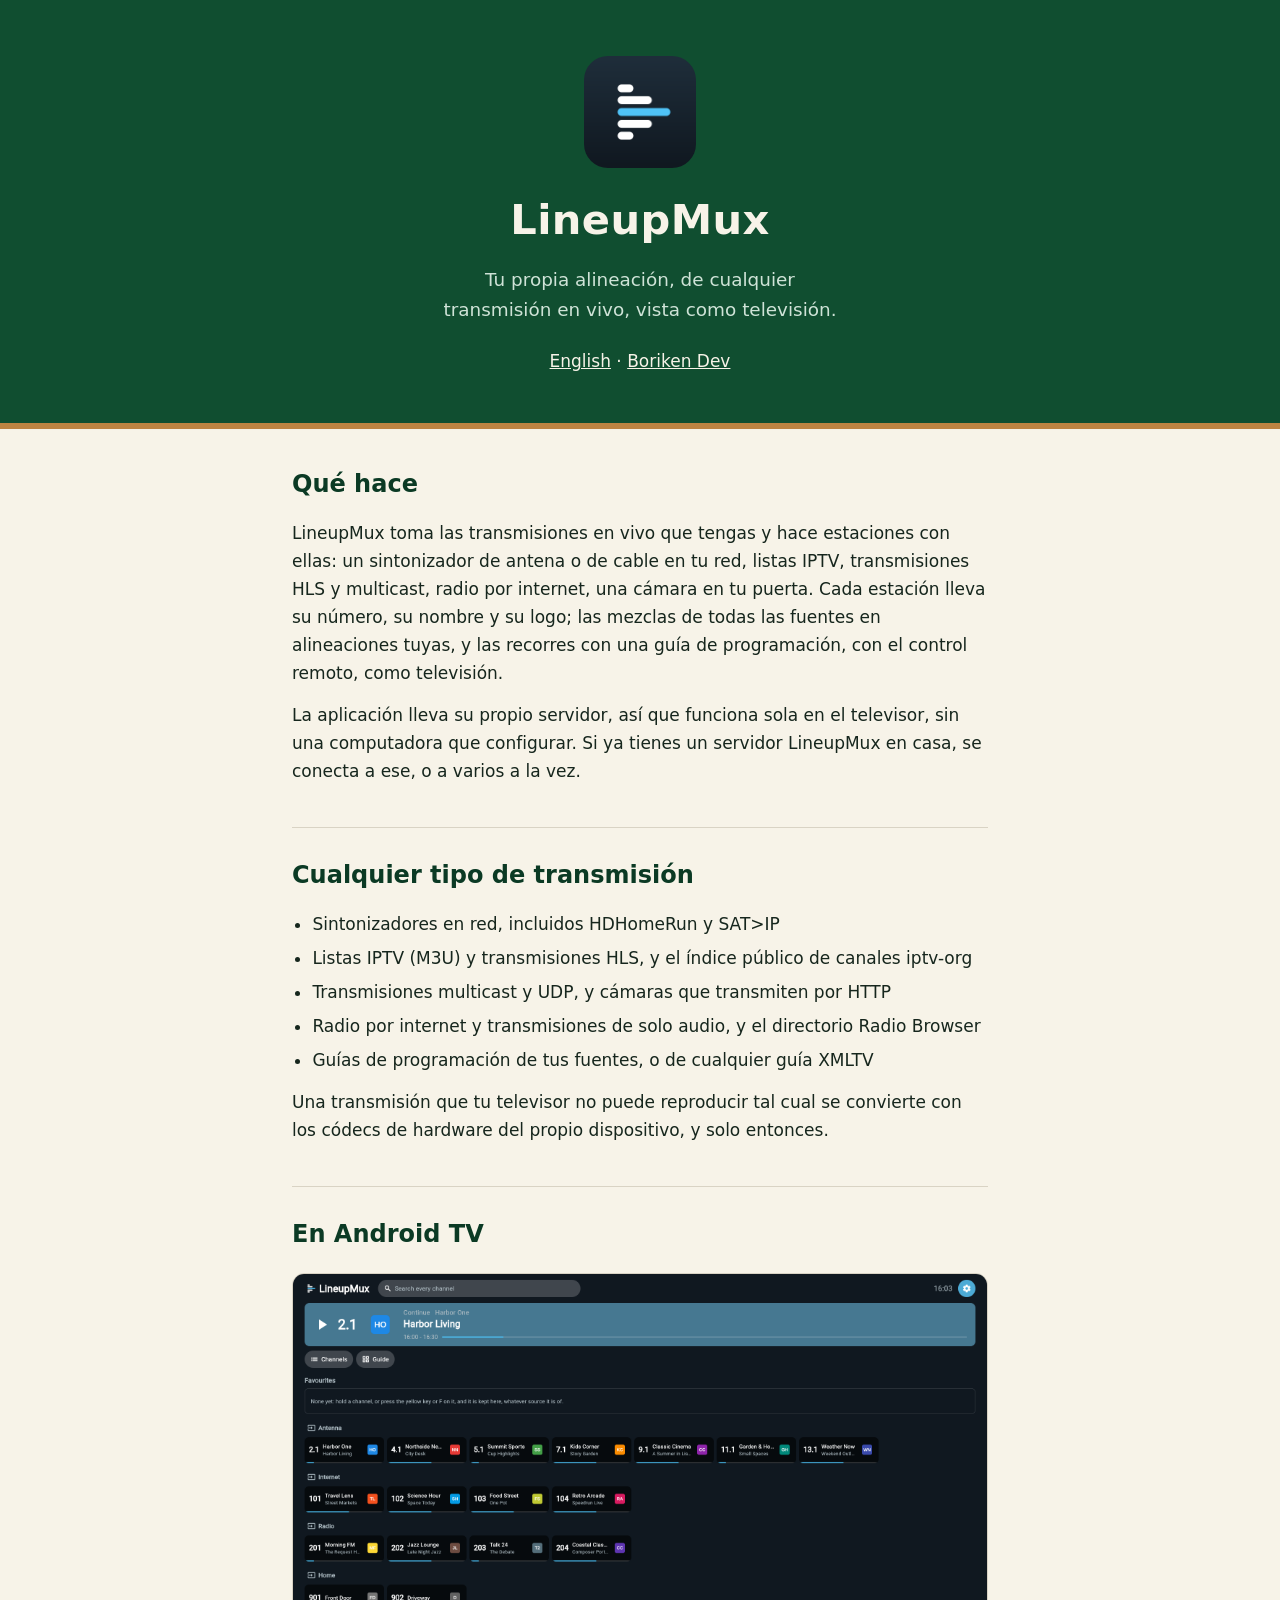
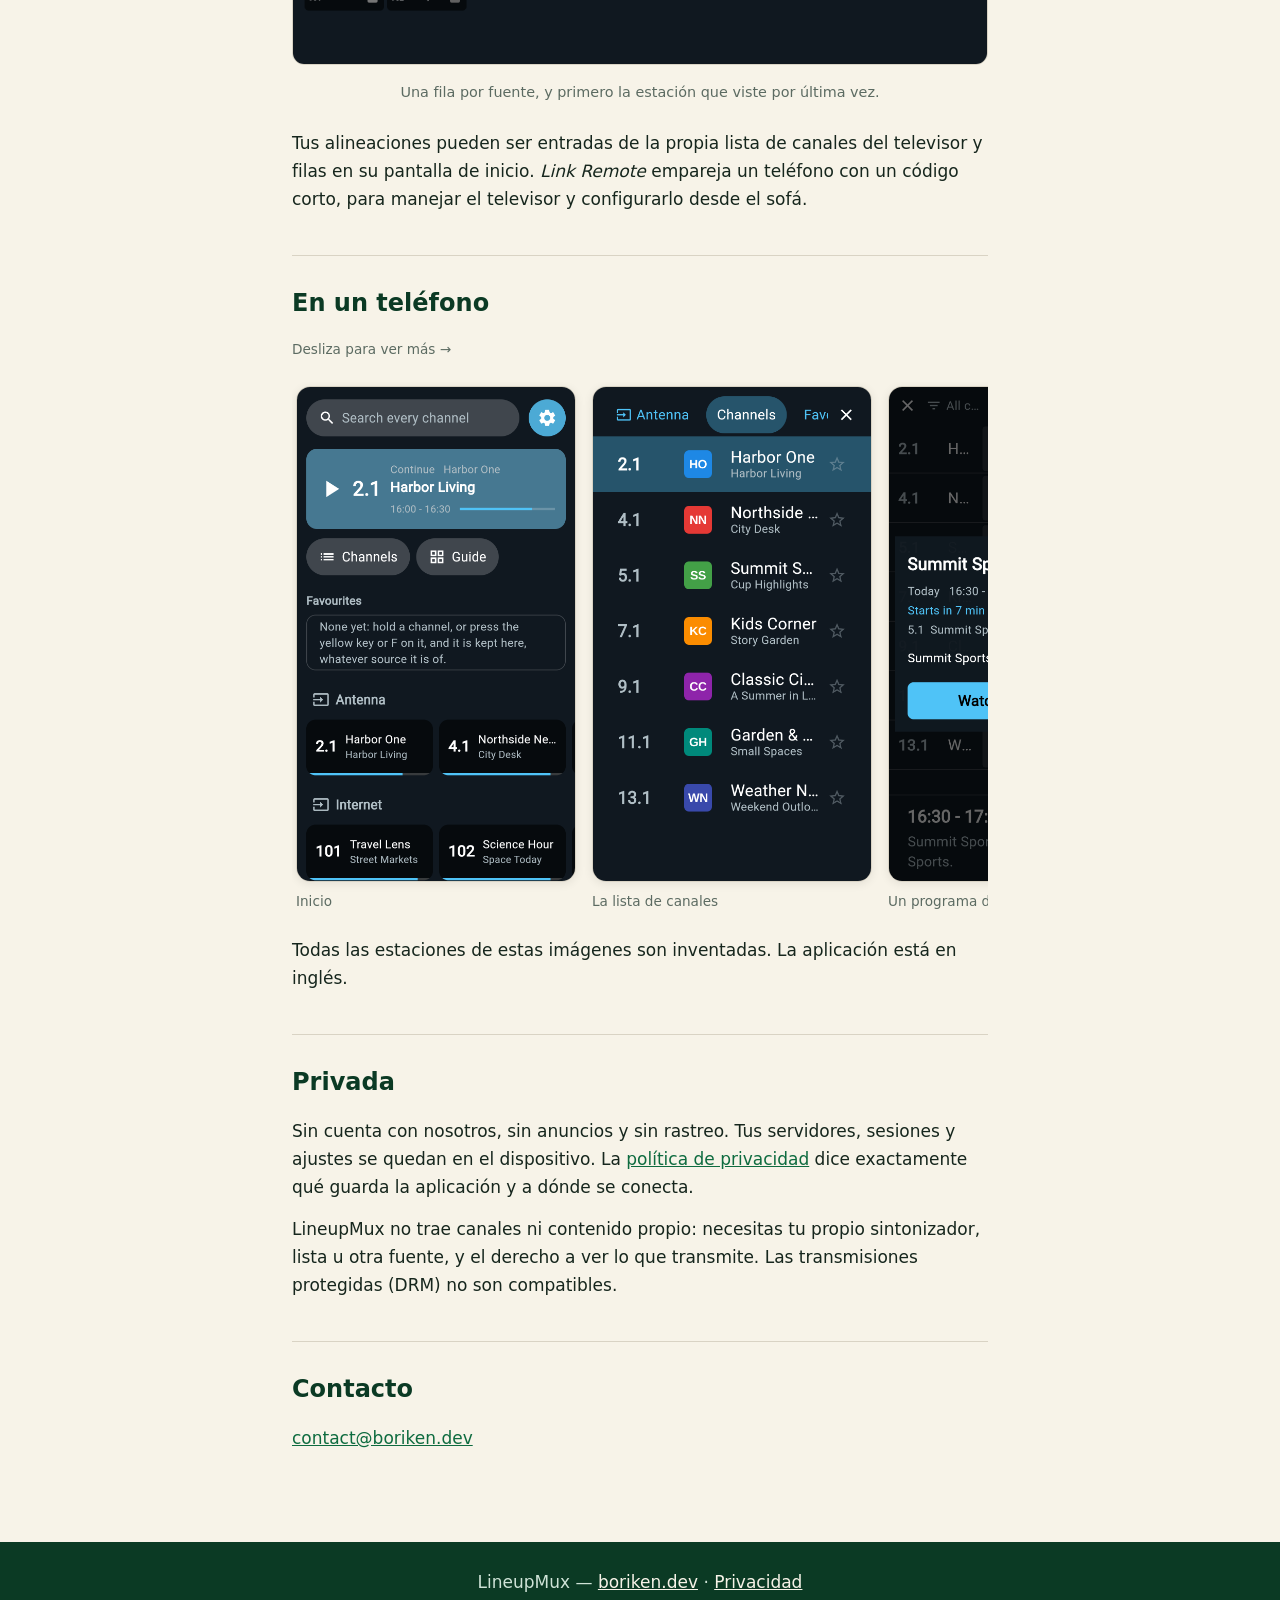
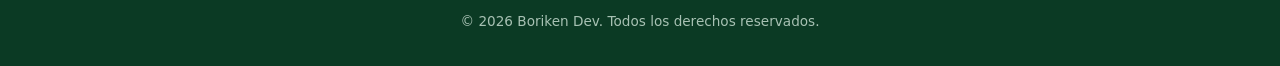
<file: lineupmux/es/index.html>
<!doctype html>
<html lang="es">
<head>
<meta charset="utf-8">
<meta name="viewport" content="width=device-width, initial-scale=1">
<title>LineupMux — tu propia alineación, de cualquier transmisión en vivo</title>
<meta name="description" content="LineupMux arma tu propia alineación de canales con cualquier tipo de transmisión en vivo (sintonizadores, listas IPTV, transmisiones HLS y multicast, radio por internet, cámaras) y la reproduce en tu televisor como televisión.">
<link rel="icon" href="../../img/lineupmux/icon.png">
<link rel="alternate" hreflang="en" href="../">
<link rel="stylesheet" href="../../style.css">
</head>
<body>

<header class="hero">
  <img class="hero-icon" src="../../img/lineupmux/icon.png" alt="LineupMux">
  <h1>LineupMux</h1>
  <p class="tagline">
    Tu propia alineación, de cualquier transmisión en vivo, vista como televisión.
  </p>
  <p class="lang"><a href="../" hreflang="en" lang="en">English</a> · <a href="../../es/">Boriken Dev</a></p>
</header>

<main>

<section>
  <h2>Qué hace</h2>
  <p>
    LineupMux toma las transmisiones en vivo que tengas y hace estaciones con
    ellas: un sintonizador de antena o de cable en tu red, listas IPTV,
    transmisiones HLS y multicast, radio por internet, una cámara en tu
    puerta. Cada estación lleva su número, su nombre y su logo; las mezclas
    de todas las fuentes en alineaciones tuyas, y las recorres con una guía de
    programación, con el control remoto, como televisión.
  </p>
  <p>
    La aplicación lleva su propio servidor, así que funciona sola en el
    televisor, sin una computadora que configurar. Si ya tienes un servidor
    LineupMux en casa, se conecta a ese, o a varios a la vez.
  </p>
</section>

<section>
  <h2>Cualquier tipo de transmisión</h2>
  <ul>
    <li>Sintonizadores en red, incluidos HDHomeRun y SAT&gt;IP</li>
    <li>Listas IPTV (M3U) y transmisiones HLS, y el índice público de canales iptv-org</li>
    <li>Transmisiones multicast y UDP, y cámaras que transmiten por HTTP</li>
    <li>Radio por internet y transmisiones de solo audio, y el directorio Radio Browser</li>
    <li>Guías de programación de tus fuentes, o de cualquier guía XMLTV</li>
  </ul>
  <p>
    Una transmisión que tu televisor no puede reproducir tal cual se convierte
    con los códecs de hardware del propio dispositivo, y solo entonces.
  </p>
</section>

<section>
  <h2>En Android TV</h2>
  <figure>
    <img src="../../img/lineupmux/tv-home.png" alt="La pantalla de inicio en un televisor: la última estación vista, y luego una fila de estaciones por fuente: Antenna, Internet, Radio y Home." width="1920" height="1080" loading="lazy">
    <figcaption>Una fila por fuente, y primero la estación que viste por última vez.</figcaption>
  </figure>
  <p>
    Tus alineaciones pueden ser entradas de la propia lista de canales del
    televisor y filas en su pantalla de inicio. <em>Link Remote</em> empareja
    un teléfono con un código corto, para manejar el televisor y configurarlo
    desde el sofá.
  </p>
</section>

<section>
  <h2>En un teléfono</h2>
  <p class="shots-hint">Desliza para ver más &rarr;</p>
  <div class="shots">
    <figure>
      <img src="../../img/lineupmux/home.png" alt="La pantalla de inicio en un teléfono: la última estación vista, los botones de la lista de canales y de la guía, y una fila por fuente." width="1080" height="1920" loading="lazy">
      <figcaption>Inicio</figcaption>
    </figure>
    <figure>
      <img src="../../img/lineupmux/channels.png" alt="La lista de canales: número, logo, estación y lo que pasan ahora, con una estrella para guardarla como favorita." width="1080" height="1920" loading="lazy">
      <figcaption>La lista de canales</figcaption>
    </figure>
    <figure>
      <img src="../../img/lineupmux/programme.png" alt="Un programa de la guía: cuándo pasa, su estación y un botón para verlo." width="1080" height="1920" loading="lazy">
      <figcaption>Un programa de la guía</figcaption>
    </figure>
    <figure>
      <img src="../../img/lineupmux/configuration.png" alt="La configuración de un servidor: sus fuentes y sus alineaciones, cada una con la manera de añadir otra." width="1080" height="1920" loading="lazy">
      <figcaption>Fuentes y alineaciones</figcaption>
    </figure>
  </div>
  <p>
    Todas las estaciones de estas imágenes son inventadas. La aplicación está
    en inglés.
  </p>
</section>

<section>
  <h2>Privada</h2>
  <p>
    Sin cuenta con nosotros, sin anuncios y sin rastreo. Tus servidores,
    sesiones y ajustes se quedan en el dispositivo. La
    <a href="privacidad.html">política de privacidad</a> dice exactamente qué
    guarda la aplicación y a dónde se conecta.
  </p>
  <p>
    LineupMux no trae canales ni contenido propio: necesitas tu propio
    sintonizador, lista u otra fuente, y el derecho a ver lo que transmite.
    Las transmisiones protegidas (DRM) no son compatibles.
  </p>
</section>

<section>
  <h2>Contacto</h2>
  <p>
    <a href="mailto:contact@boriken.dev">contact@boriken.dev</a>
  </p>
</section>

</main>

<footer>
  <p>LineupMux — <a href="https://boriken.dev">boriken.dev</a> · <a href="privacidad.html">Privacidad</a></p>
  <p class="small">© 2026 Boriken Dev. Todos los derechos reservados.</p>
</footer>

</body>
</html>
</file>
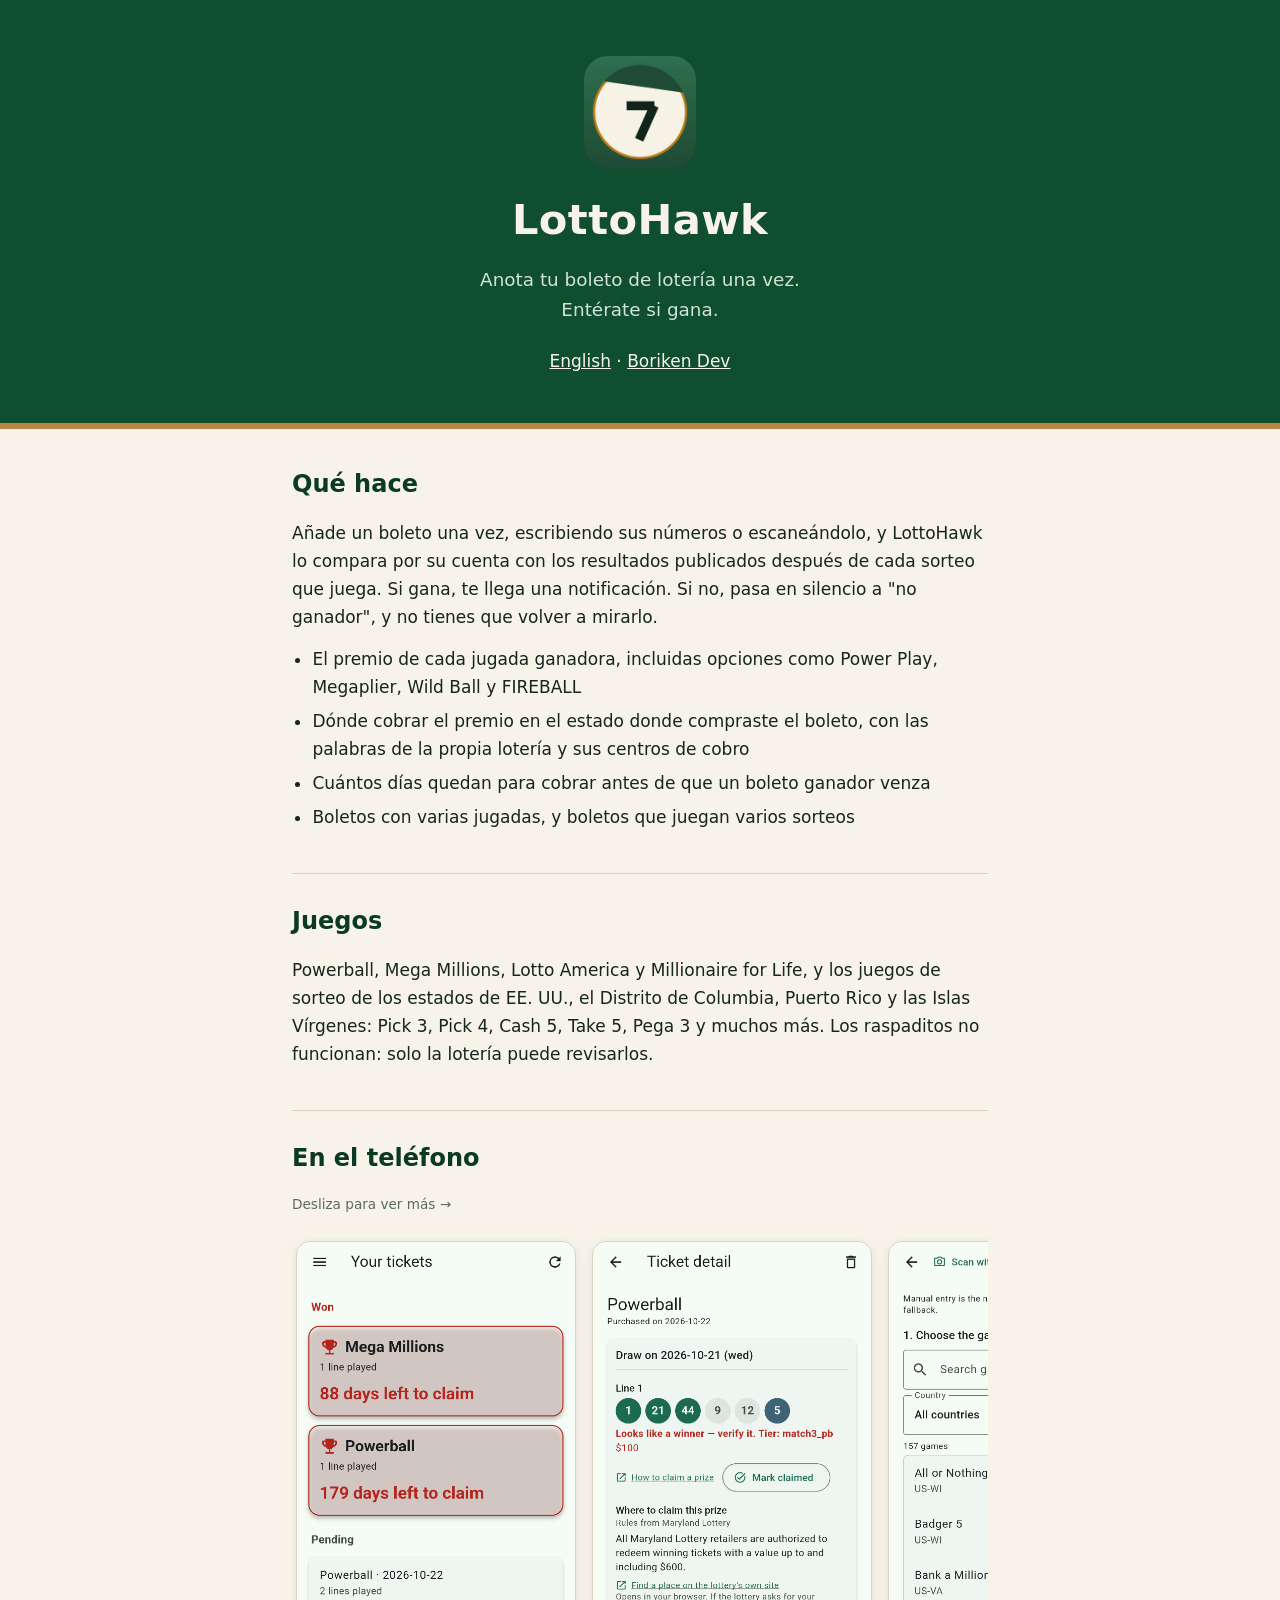
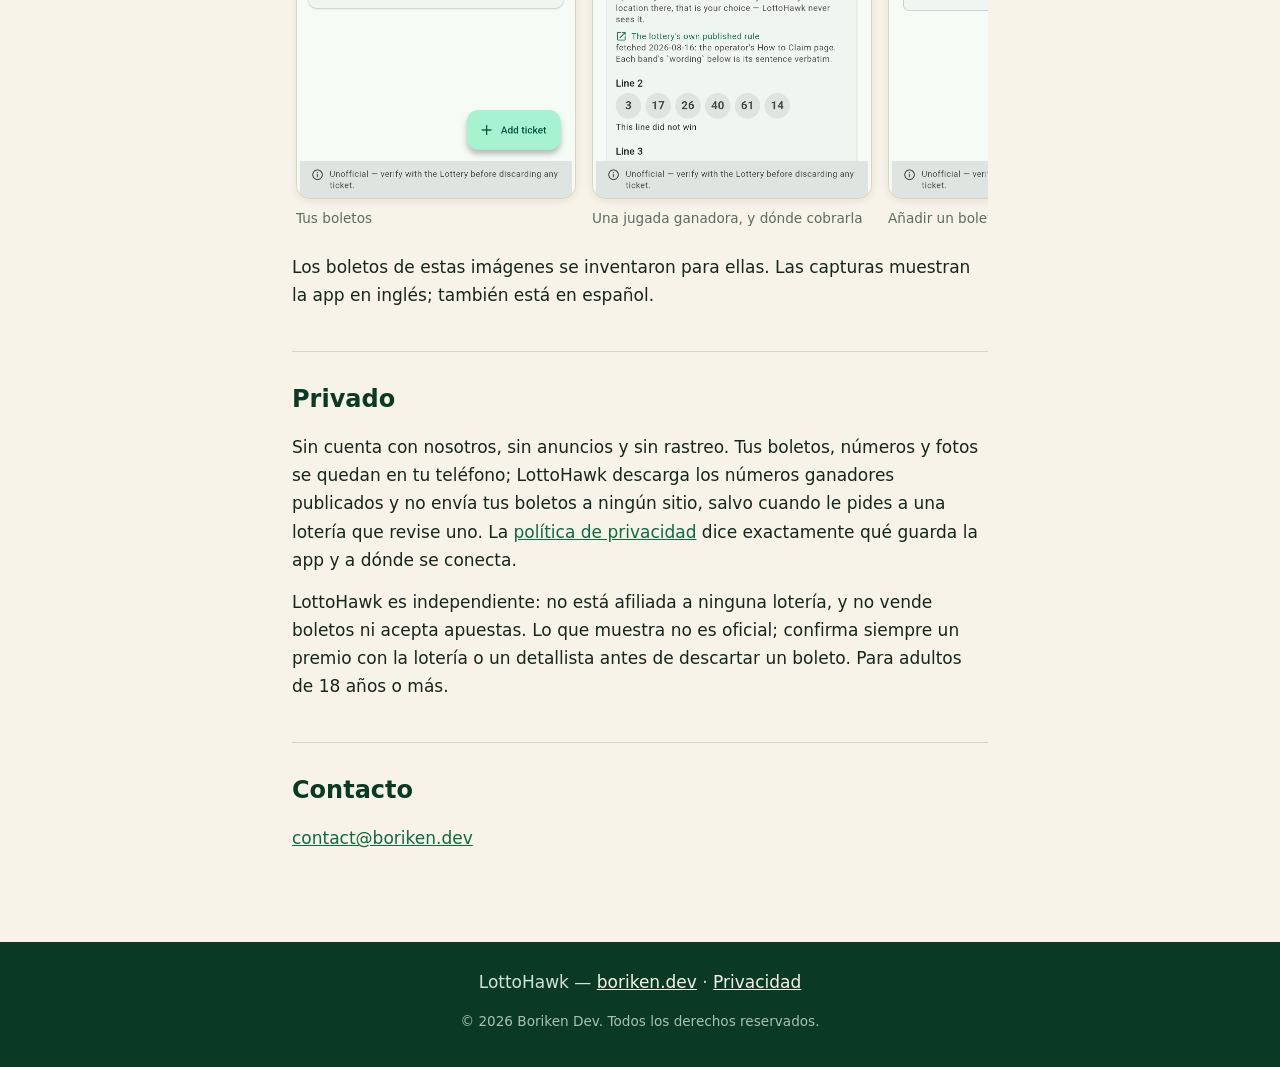
<file: lottohawk/es/index.html>
<!doctype html>
<html lang="es">
<head>
<meta charset="utf-8">
<meta name="viewport" content="width=device-width, initial-scale=1">
<title>LottoHawk — anota tu boleto una vez y entérate si gana</title>
<meta name="description" content="LottoHawk compara por su cuenta tus boletos de lotería con los resultados publicados y te avisa cuando uno gana. Powerball, Mega Millions y los juegos de sorteo de cada estado, con dónde cobrar cada premio.">
<link rel="icon" href="../../img/lottohawk/icon.png">
<link rel="alternate" hreflang="en" href="../">
<link rel="stylesheet" href="../../style.css">
</head>
<body>

<header class="hero">
  <img class="hero-icon" src="../../img/lottohawk/icon.png" alt="LottoHawk">
  <h1>LottoHawk</h1>
  <p class="tagline">
    Anota tu boleto de lotería una vez. Entérate si gana.
  </p>
  <p class="lang"><a href="../" hreflang="en" lang="en">English</a> · <a href="../../es/">Boriken Dev</a></p>
</header>

<main>

<section>
  <h2>Qué hace</h2>
  <p>
    Añade un boleto una vez, escribiendo sus números o escaneándolo, y
    LottoHawk lo compara por su cuenta con los resultados publicados después
    de cada sorteo que juega. Si gana, te llega una notificación. Si no, pasa
    en silencio a "no ganador", y no tienes que volver a mirarlo.
  </p>
  <ul>
    <li>El premio de cada jugada ganadora, incluidas opciones como Power Play, Megaplier, Wild Ball y FIREBALL</li>
    <li>Dónde cobrar el premio en el estado donde compraste el boleto, con las palabras de la propia lotería y sus centros de cobro</li>
    <li>Cuántos días quedan para cobrar antes de que un boleto ganador venza</li>
    <li>Boletos con varias jugadas, y boletos que juegan varios sorteos</li>
  </ul>
</section>

<section>
  <h2>Juegos</h2>
  <p>
    Powerball, Mega Millions, Lotto America y Millionaire for Life, y los
    juegos de sorteo de los estados de EE. UU., el Distrito de Columbia,
    Puerto Rico y las Islas Vírgenes: Pick 3, Pick 4, Cash 5, Take 5, Pega 3
    y muchos más. Los raspaditos no funcionan: solo la lotería puede
    revisarlos.
  </p>
</section>

<section>
  <h2>En el teléfono</h2>
  <p class="shots-hint">Desliza para ver más &rarr;</p>
  <div class="shots">
    <figure>
      <img src="../../img/lottohawk/home.png" alt="Tus boletos: dos ganadores, Mega Millions y Powerball, cada uno con los días que quedan para cobrar, y un boleto de Powerball pendiente." width="1103" height="2205" loading="lazy">
      <figcaption>Tus boletos</figcaption>
    </figure>
    <figure>
      <img src="../../img/lottohawk/ticket.png" alt="Un boleto de Powerball: la primera jugada acertó tres números y el Powerball, $100, con dónde cobrarlo según las reglas de la Lotería de Maryland." width="1103" height="2205" loading="lazy">
      <figcaption>Una jugada ganadora, y dónde cobrarla</figcaption>
    </figure>
    <figure>
      <img src="../../img/lottohawk/add.png" alt="Añadir un boleto: escanear con la cámara o desde una foto, o elegir el juego y escribir los números." width="1103" height="2205" loading="lazy">
      <figcaption>Añadir un boleto</figcaption>
    </figure>
  </div>
  <p>
    Los boletos de estas imágenes se inventaron para ellas. Las capturas
    muestran la app en inglés; también está en español.
  </p>
</section>

<section>
  <h2>Privado</h2>
  <p>
    Sin cuenta con nosotros, sin anuncios y sin rastreo. Tus boletos, números
    y fotos se quedan en tu teléfono; LottoHawk descarga los números ganadores
    publicados y no envía tus boletos a ningún sitio, salvo cuando le pides a
    una lotería que revise uno. La <a href="privacidad.html">política de
    privacidad</a> dice exactamente qué guarda la app y a dónde se conecta.
  </p>
  <p>
    LottoHawk es independiente: no está afiliada a ninguna lotería, y no vende
    boletos ni acepta apuestas. Lo que muestra no es oficial; confirma siempre
    un premio con la lotería o un detallista antes de descartar un boleto.
    Para adultos de 18 años o más.
  </p>
</section>

<section>
  <h2>Contacto</h2>
  <p>
    <a href="mailto:contact@boriken.dev">contact@boriken.dev</a>
  </p>
</section>

</main>

<footer>
  <p>LottoHawk — <a href="https://boriken.dev/es/">boriken.dev</a> · <a href="privacidad.html">Privacidad</a></p>
  <p class="small">© 2026 Boriken Dev. Todos los derechos reservados.</p>
</footer>

</body>
</html>
</file>
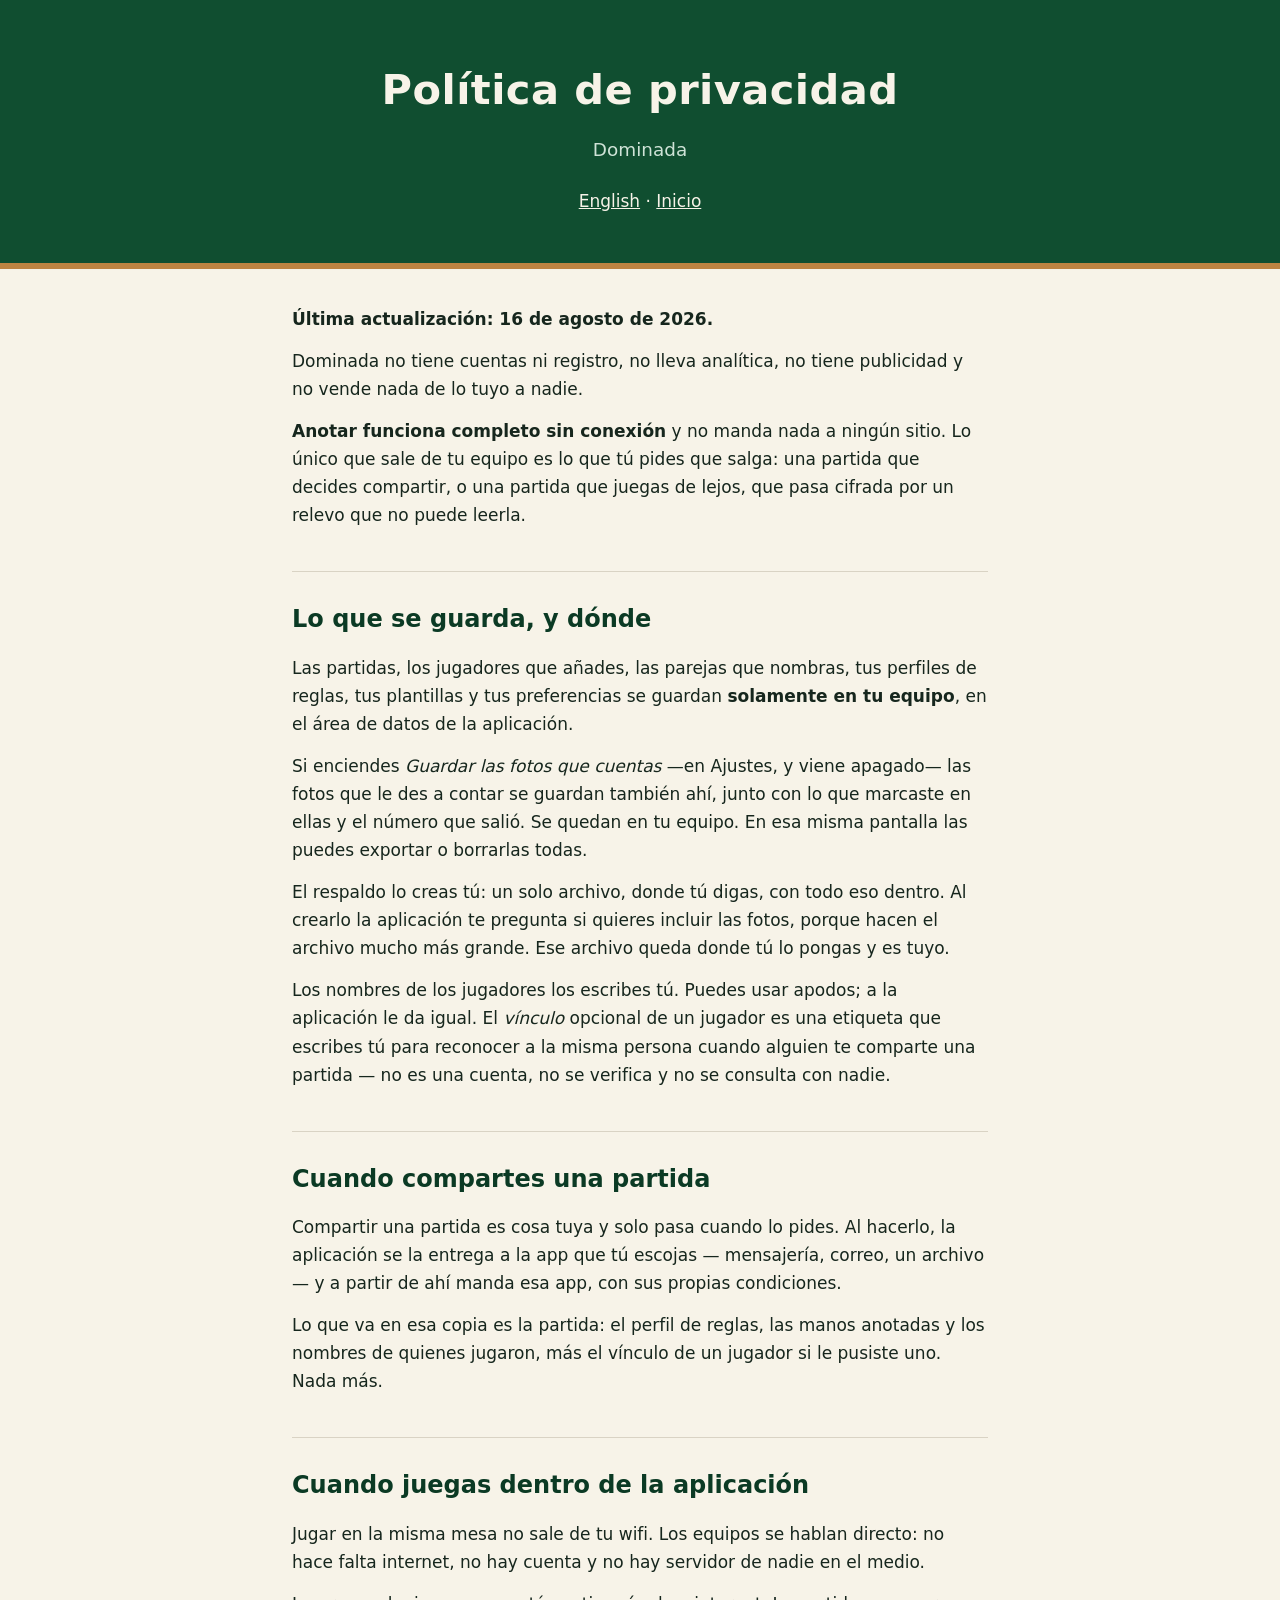
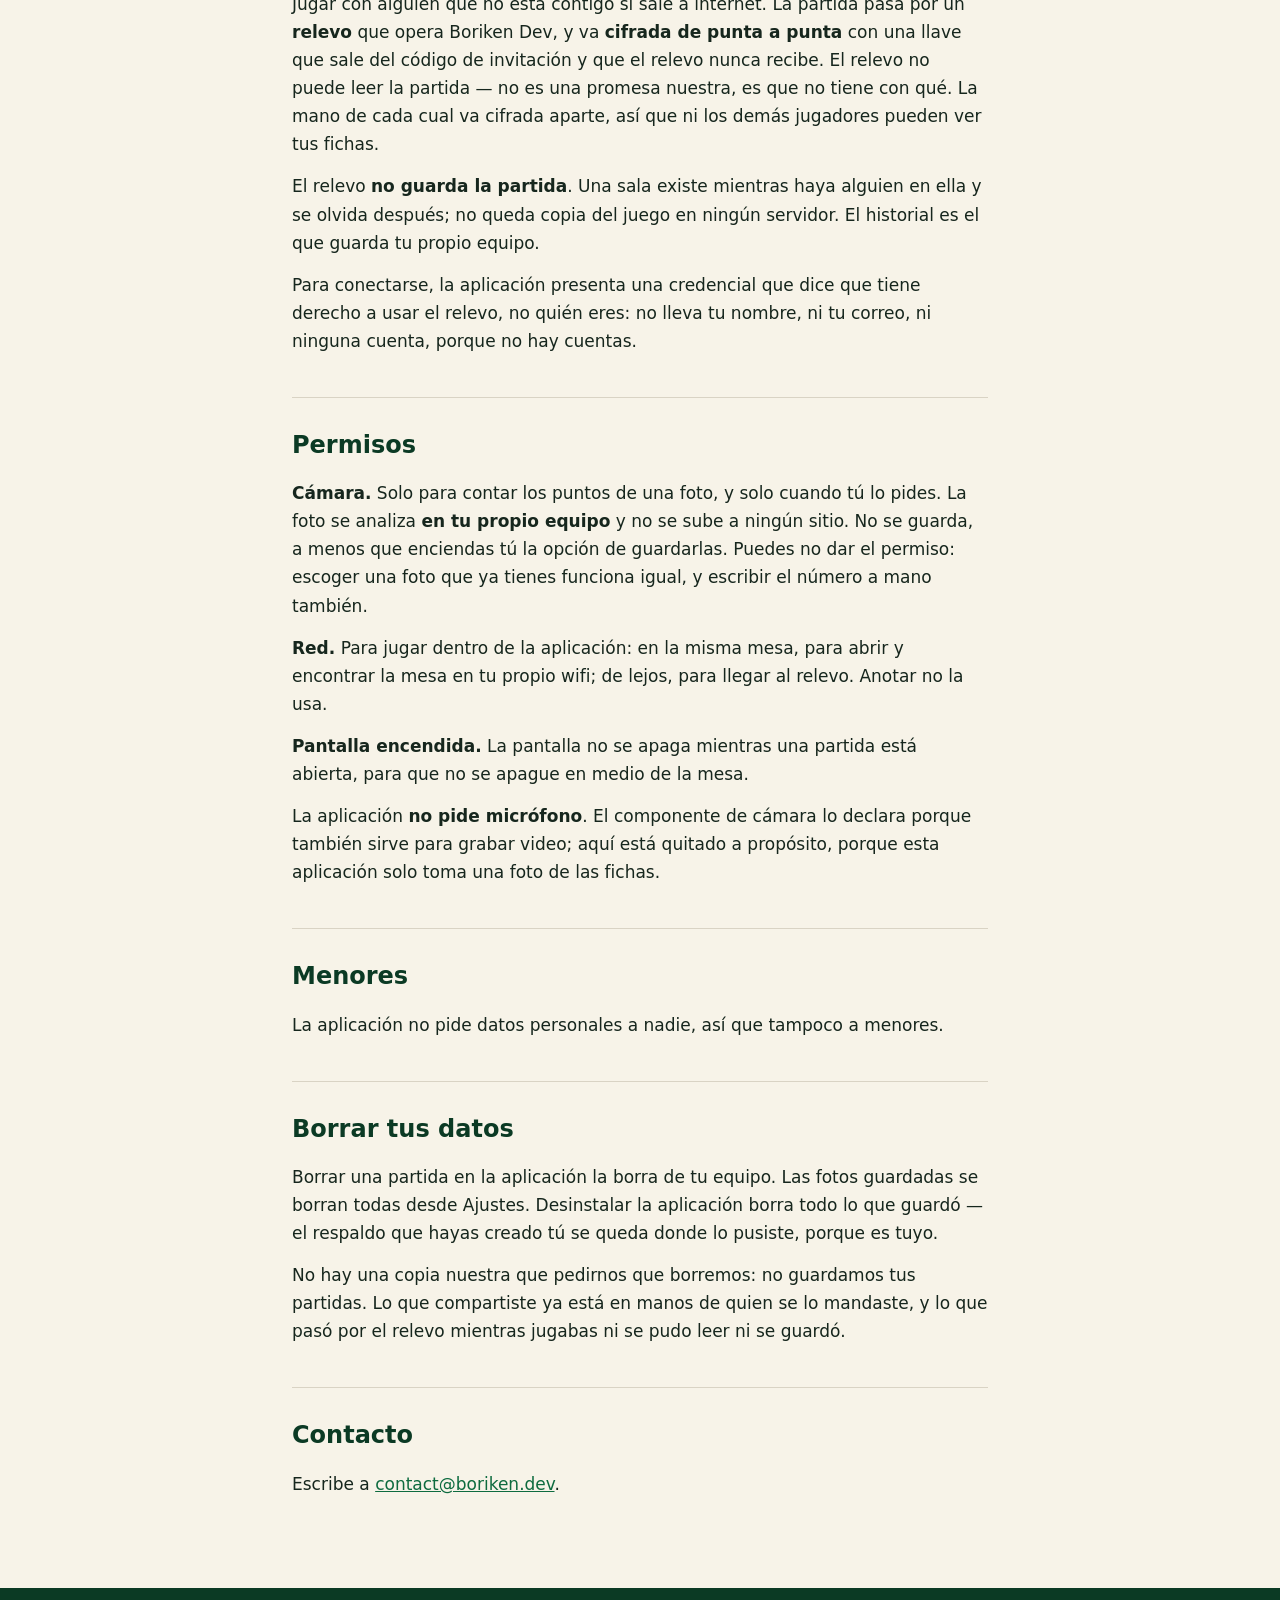
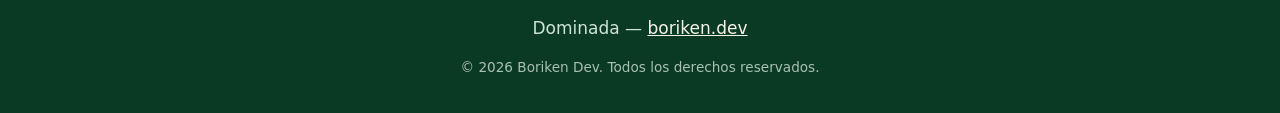
<file: dominada/privacidad.html>
<!doctype html>
<html lang="es">
<head>
<meta charset="utf-8">
<meta name="viewport" content="width=device-width, initial-scale=1">
<title>Dominada — política de privacidad</title>
<link rel="icon" href="../img/dominada/icon.png">
<link rel="stylesheet" href="../style.css">
</head>
<body>

<header class="hero">
  <h1>Política de privacidad</h1>
  <p class="tagline">Dominada</p>
  <p class="lang"><a href="en/privacy.html">English</a> · <a href="es/">Inicio</a></p>
</header>

<main>

<section>
  <p><strong>Última actualización: 16 de agosto de 2026.</strong></p>
  <p>
    Dominada no tiene cuentas ni registro, no lleva analítica, no tiene
    publicidad y no vende nada de lo tuyo a nadie.
  </p>
  <p>
    <strong>Anotar funciona completo sin conexión</strong> y no manda nada a
    ningún sitio. Lo único que sale de tu equipo es lo que tú pides que salga:
    una partida que decides compartir, o una partida que juegas de lejos, que
    pasa cifrada por un relevo que no puede leerla.
  </p>
</section>

<section>
  <h2>Lo que se guarda, y dónde</h2>
  <p>
    Las partidas, los jugadores que añades, las parejas que nombras, tus
    perfiles de reglas, tus plantillas y tus preferencias se guardan
    <strong>solamente en tu equipo</strong>, en el área de datos de la
    aplicación.
  </p>
  <p>
    Si enciendes <em>Guardar las fotos que cuentas</em> —en Ajustes, y viene
    apagado— las fotos que le des a contar se guardan también ahí, junto con
    lo que marcaste en ellas y el número que salió. Se quedan en tu equipo. En
    esa misma pantalla las puedes exportar o borrarlas todas.
  </p>
  <p>
    El respaldo lo creas tú: un solo archivo, donde tú digas, con todo eso
    dentro. Al crearlo la aplicación te pregunta si quieres incluir las fotos,
    porque hacen el archivo mucho más grande. Ese archivo queda donde tú lo
    pongas y es tuyo.
  </p>
  <p>
    Los nombres de los jugadores los escribes tú. Puedes usar apodos; a la
    aplicación le da igual. El <em>vínculo</em> opcional de un jugador es una
    etiqueta que escribes tú para reconocer a la misma persona cuando alguien
    te comparte una partida — no es una cuenta, no se verifica y no se
    consulta con nadie.
  </p>
</section>

<section>
  <h2>Cuando compartes una partida</h2>
  <p>
    Compartir una partida es cosa tuya y solo pasa cuando lo pides. Al hacerlo,
    la aplicación se la entrega a la app que tú escojas — mensajería, correo, un
    archivo — y a partir de ahí manda esa app, con sus propias condiciones.
  </p>
  <p>
    Lo que va en esa copia es la partida: el perfil de reglas, las manos
    anotadas y los nombres de quienes jugaron, más el vínculo de un jugador si
    le pusiste uno. Nada más.
  </p>
</section>

<section>
  <h2>Cuando juegas dentro de la aplicación</h2>
  <p>
    Jugar en la misma mesa no sale de tu wifi. Los equipos se hablan directo:
    no hace falta internet, no hay cuenta y no hay servidor de nadie en el
    medio.
  </p>
  <p>
    Jugar con alguien que no está contigo sí sale a internet. La partida pasa
    por un <strong>relevo</strong> que opera Boriken Dev, y va
    <strong>cifrada de punta a punta</strong> con una llave que sale del
    código de invitación y que el relevo nunca recibe. El relevo no puede leer
    la partida — no es una promesa nuestra, es que no tiene con qué. La mano de
    cada cual va cifrada aparte, así que ni los demás jugadores pueden ver tus
    fichas.
  </p>
  <p>
    El relevo <strong>no guarda la partida</strong>. Una sala existe mientras
    haya alguien en ella y se olvida después; no queda copia del juego en
    ningún servidor. El historial es el que guarda tu propio equipo.
  </p>
  <p>
    Para conectarse, la aplicación presenta una credencial que dice que tiene
    derecho a usar el relevo, no quién eres: no lleva tu nombre, ni tu correo,
    ni ninguna cuenta, porque no hay cuentas.
  </p>
</section>

<section>
  <h2>Permisos</h2>
  <p>
    <strong>Cámara.</strong> Solo para contar los puntos de una foto, y solo
    cuando tú lo pides. La foto se analiza <strong>en tu propio equipo</strong>
    y no se sube a ningún sitio. No se guarda, a menos que enciendas tú la
    opción de guardarlas. Puedes no dar el permiso: escoger una foto que ya
    tienes funciona igual, y escribir el número a mano también.
  </p>
  <p>
    <strong>Red.</strong> Para jugar dentro de la aplicación: en la misma mesa,
    para abrir y encontrar la mesa en tu propio wifi; de lejos, para llegar al
    relevo. Anotar no la usa.
  </p>
  <p>
    <strong>Pantalla encendida.</strong> La pantalla no se apaga mientras una
    partida está abierta, para que no se apague en medio de la mesa.
  </p>
  <p>
    La aplicación <strong>no pide micrófono</strong>. El componente de cámara
    lo declara porque también sirve para grabar video; aquí está quitado a
    propósito, porque esta aplicación solo toma una foto de las fichas.
  </p>
</section>

<section>
  <h2>Menores</h2>
  <p>
    La aplicación no pide datos personales a nadie, así que tampoco a menores.
  </p>
</section>

<section>
  <h2>Borrar tus datos</h2>
  <p>
    Borrar una partida en la aplicación la borra de tu equipo. Las fotos
    guardadas se borran todas desde Ajustes. Desinstalar la aplicación borra
    todo lo que guardó — el respaldo que hayas creado tú se queda donde lo
    pusiste, porque es tuyo.
  </p>
  <p>
    No hay una copia nuestra que pedirnos que borremos: no guardamos tus
    partidas. Lo que compartiste ya está en manos de quien se lo mandaste, y
    lo que pasó por el relevo mientras jugabas ni se pudo leer ni se guardó.
  </p>
</section>

<section>
  <h2>Contacto</h2>
  <p>
    Escribe a <a href="mailto:contact@boriken.dev">contact@boriken.dev</a>.
  </p>
</section>

</main>

<footer>
  <p>Dominada — <a href="https://boriken.dev">boriken.dev</a></p>
  <p class="small">© 2026 Boriken Dev. Todos los derechos reservados.</p>
</footer>

</body>
</html>
</file>
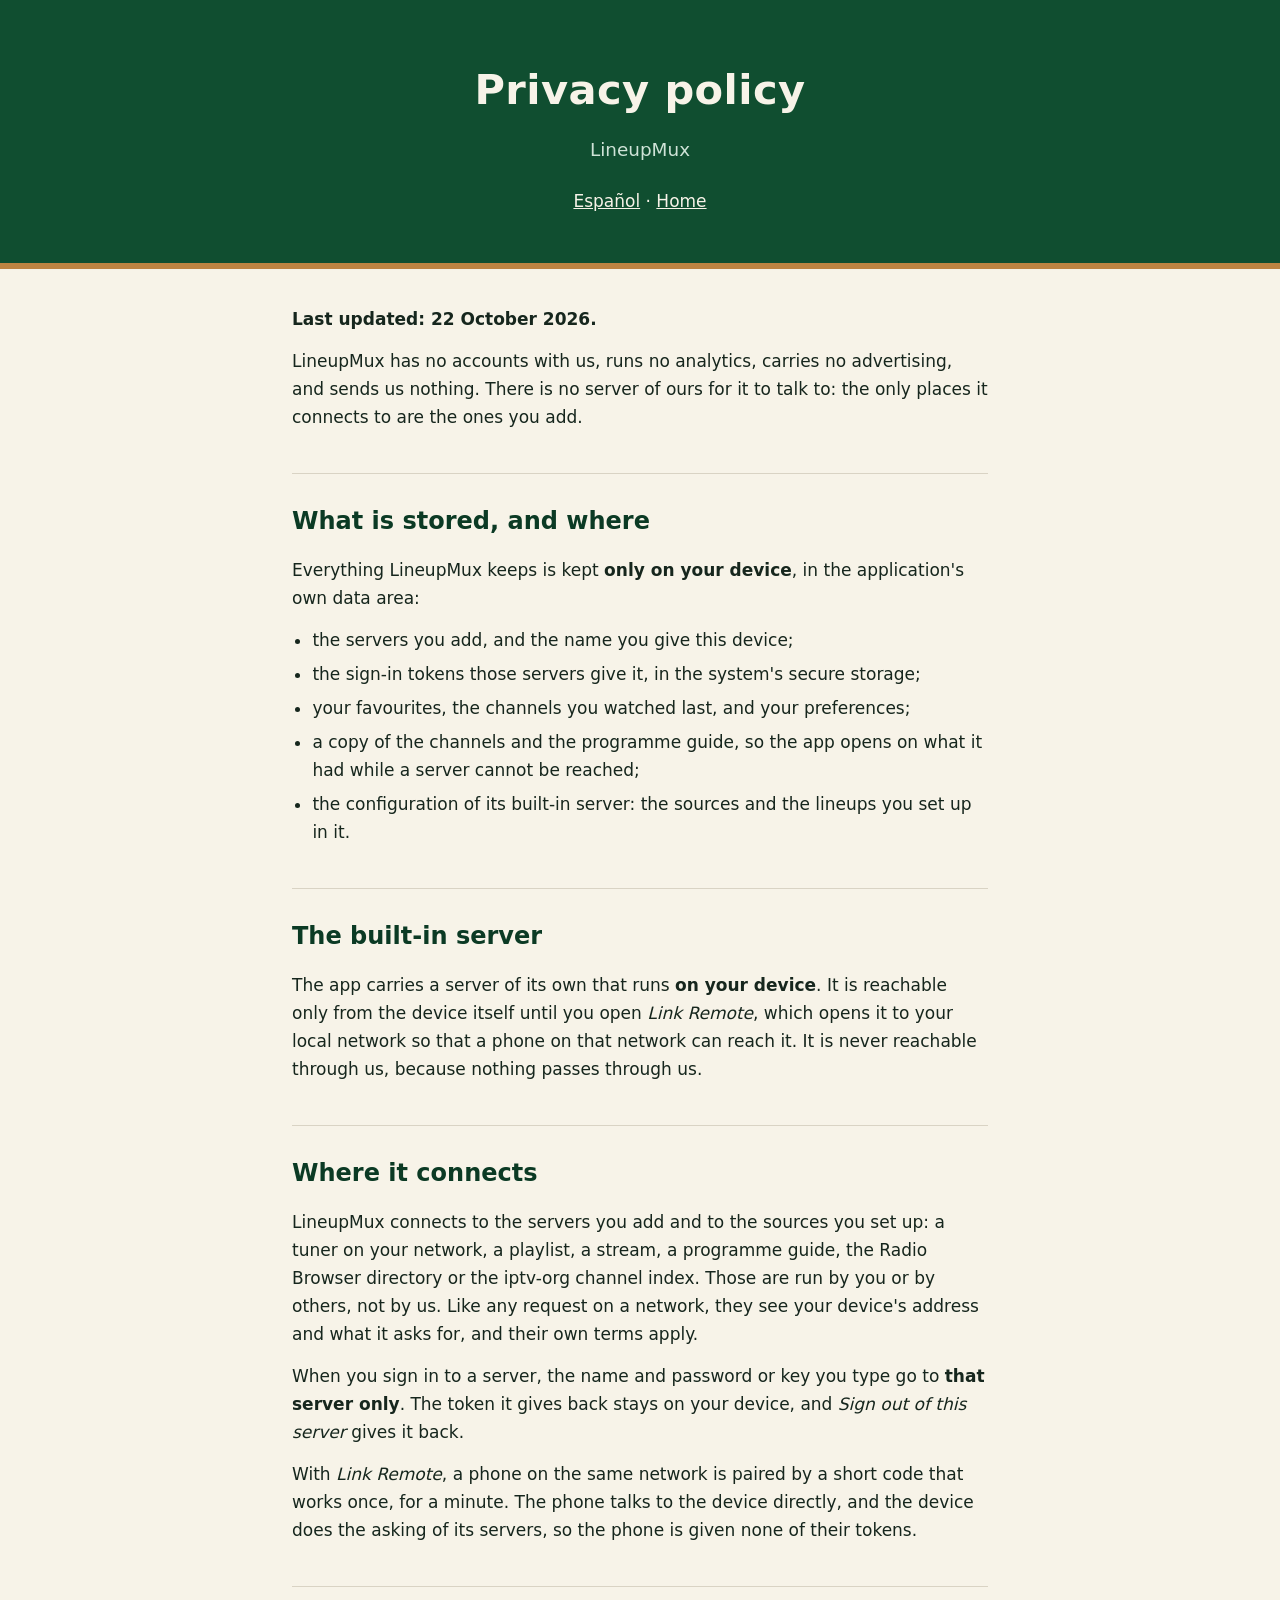
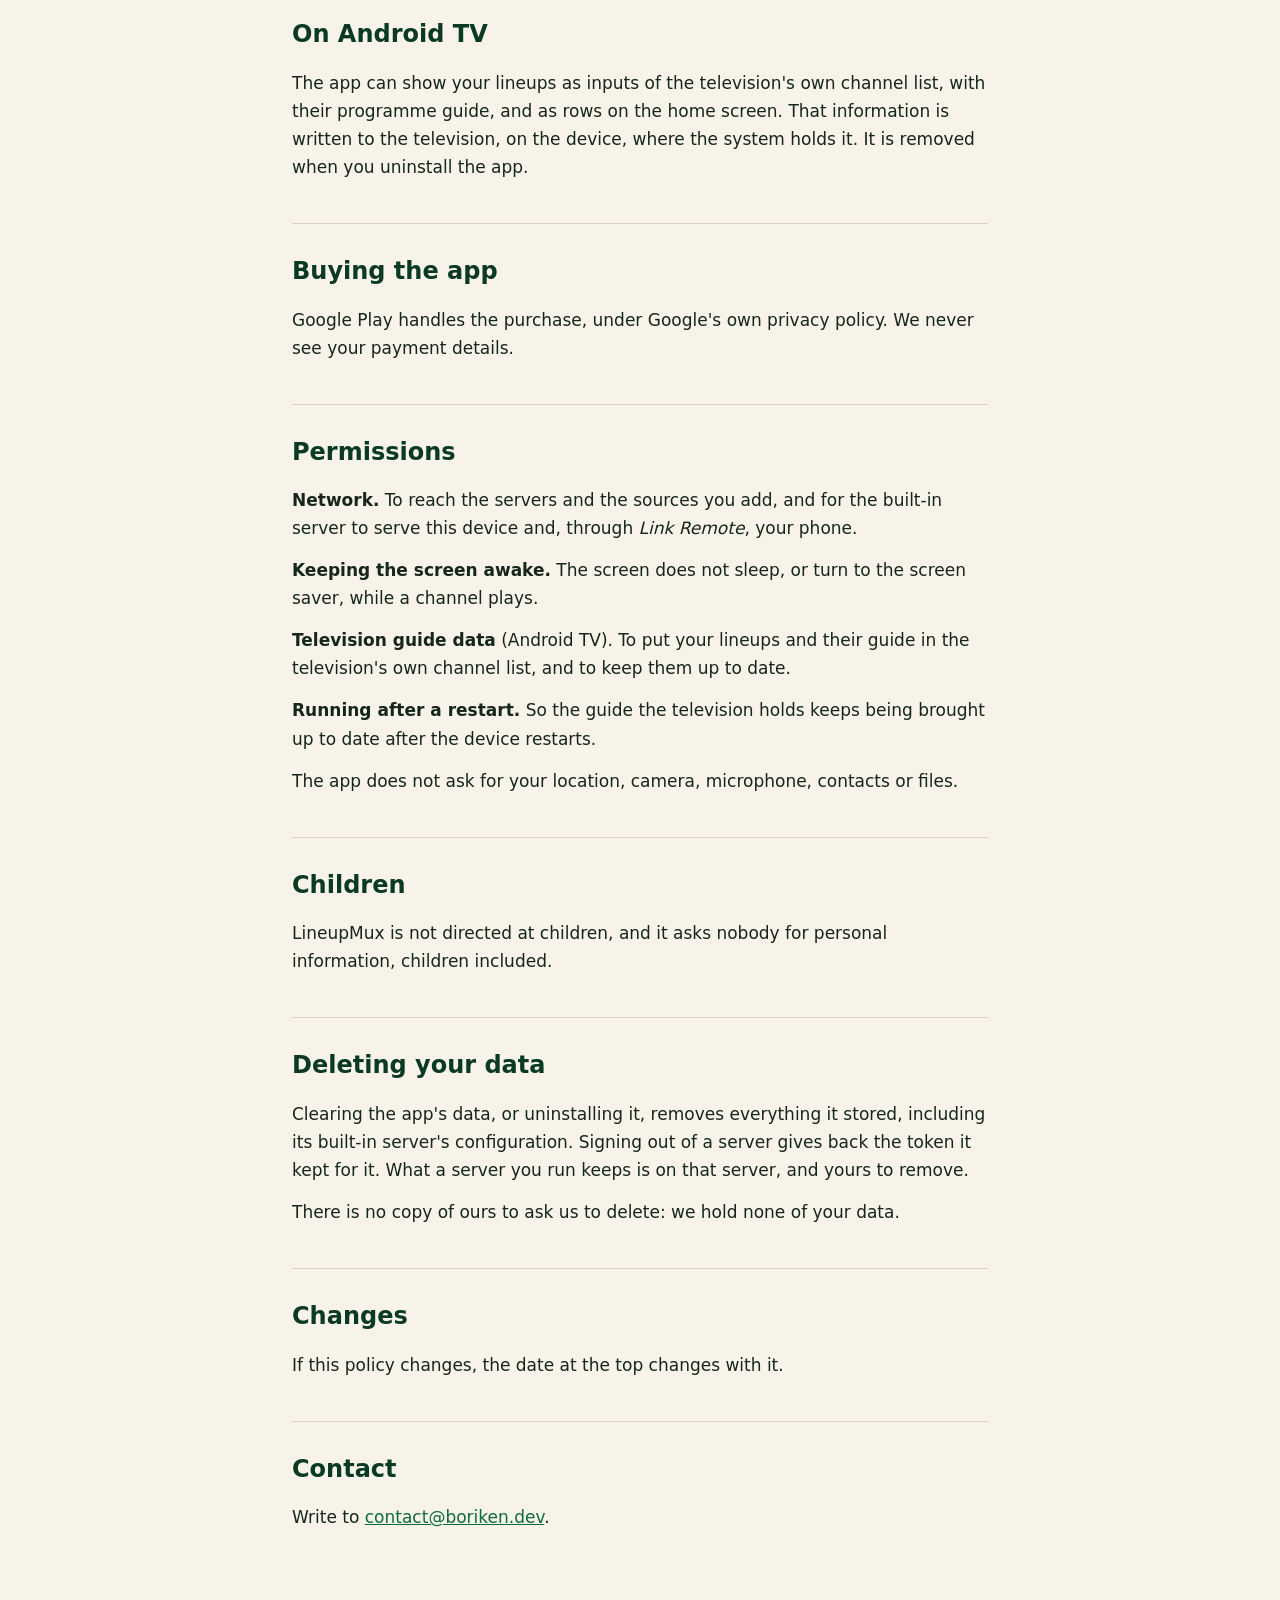
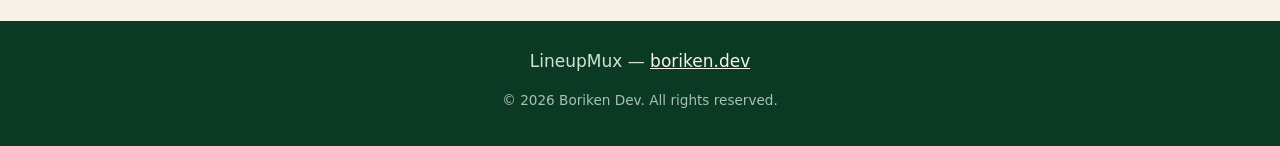
<file: lineupmux/privacy.html>
<!doctype html>
<html lang="en">
<head>
<meta charset="utf-8">
<meta name="viewport" content="width=device-width, initial-scale=1">
<title>LineupMux — privacy policy</title>
<link rel="icon" href="../img/lineupmux/icon.png">
<link rel="alternate" hreflang="es" href="es/privacidad.html">
<link rel="stylesheet" href="../style.css">
</head>
<body>

<header class="hero">
  <h1>Privacy policy</h1>
  <p class="tagline">LineupMux</p>
  <p class="lang"><a href="es/privacidad.html" hreflang="es" lang="es">Español</a> · <a href="./">Home</a></p>
</header>

<main>

<section>
  <p><strong>Last updated: 22 October 2026.</strong></p>
  <p>
    LineupMux has no accounts with us, runs no analytics, carries no
    advertising, and sends us nothing. There is no server of ours for it to
    talk to: the only places it connects to are the ones you add.
  </p>
</section>

<section>
  <h2>What is stored, and where</h2>
  <p>
    Everything LineupMux keeps is kept <strong>only on your device</strong>, in
    the application's own data area:
  </p>
  <ul>
    <li>the servers you add, and the name you give this device;</li>
    <li>the sign-in tokens those servers give it, in the system's secure
      storage;</li>
    <li>your favourites, the channels you watched last, and your
      preferences;</li>
    <li>a copy of the channels and the programme guide, so the app opens on
      what it had while a server cannot be reached;</li>
    <li>the configuration of its built-in server: the sources and the lineups
      you set up in it.</li>
  </ul>
</section>

<section>
  <h2>The built-in server</h2>
  <p>
    The app carries a server of its own that runs <strong>on your
    device</strong>. It is reachable only from the device itself until you
    open <em>Link Remote</em>, which opens it to your local network so that a
    phone on that network can reach it. It is never reachable through us,
    because nothing passes through us.
  </p>
</section>

<section>
  <h2>Where it connects</h2>
  <p>
    LineupMux connects to the servers you add and to the sources you set up:
    a tuner on your network, a playlist, a stream, a programme guide, the
    Radio Browser directory or the iptv-org channel index. Those are run by
    you or by others, not by us. Like any request on a network, they see your
    device's address and what it asks for, and their own terms apply.
  </p>
  <p>
    When you sign in to a server, the name and password or key you type go
    to <strong>that server only</strong>. The token it gives back stays on
    your device, and <em>Sign out of this server</em> gives it back.
  </p>
  <p>
    With <em>Link Remote</em>, a phone on the same network is paired by a
    short code that works once, for a minute. The phone talks to the device
    directly, and the device does the asking of its servers, so the phone is
    given none of their tokens.
  </p>
</section>

<section>
  <h2>On Android TV</h2>
  <p>
    The app can show your lineups as inputs of the television's own channel
    list, with their programme guide, and as rows on the home screen. That
    information is written to the television, on the device, where the
    system holds it. It is removed when you uninstall the app.
  </p>
</section>

<section>
  <h2>Buying the app</h2>
  <p>
    Google Play handles the purchase, under Google's own privacy policy. We
    never see your payment details.
  </p>
</section>

<section>
  <h2>Permissions</h2>
  <p>
    <strong>Network.</strong> To reach the servers and the sources you add,
    and for the built-in server to serve this device and, through
    <em>Link Remote</em>, your phone.
  </p>
  <p>
    <strong>Keeping the screen awake.</strong> The screen does not sleep, or
    turn to the screen saver, while a channel plays.
  </p>
  <p>
    <strong>Television guide data</strong> (Android TV). To put your lineups
    and their guide in the television's own channel list, and to keep them up
    to date.
  </p>
  <p>
    <strong>Running after a restart.</strong> So the guide the television
    holds keeps being brought up to date after the device restarts.
  </p>
  <p>
    The app does not ask for your location, camera, microphone, contacts or
    files.
  </p>
</section>

<section>
  <h2>Children</h2>
  <p>
    LineupMux is not directed at children, and it asks nobody for personal
    information, children included.
  </p>
</section>

<section>
  <h2>Deleting your data</h2>
  <p>
    Clearing the app's data, or uninstalling it, removes everything it
    stored, including its built-in server's configuration. Signing out of a
    server gives back the token it kept for it. What a server you run keeps
    is on that server, and yours to remove.
  </p>
  <p>
    There is no copy of ours to ask us to delete: we hold none of your data.
  </p>
</section>

<section>
  <h2>Changes</h2>
  <p>
    If this policy changes, the date at the top changes with it.
  </p>
</section>

<section>
  <h2>Contact</h2>
  <p>
    Write to <a href="mailto:contact@boriken.dev">contact@boriken.dev</a>.
  </p>
</section>

</main>

<footer>
  <p>LineupMux — <a href="https://boriken.dev">boriken.dev</a></p>
  <p class="small">© 2026 Boriken Dev. All rights reserved.</p>
</footer>

</body>
</html>
</file>
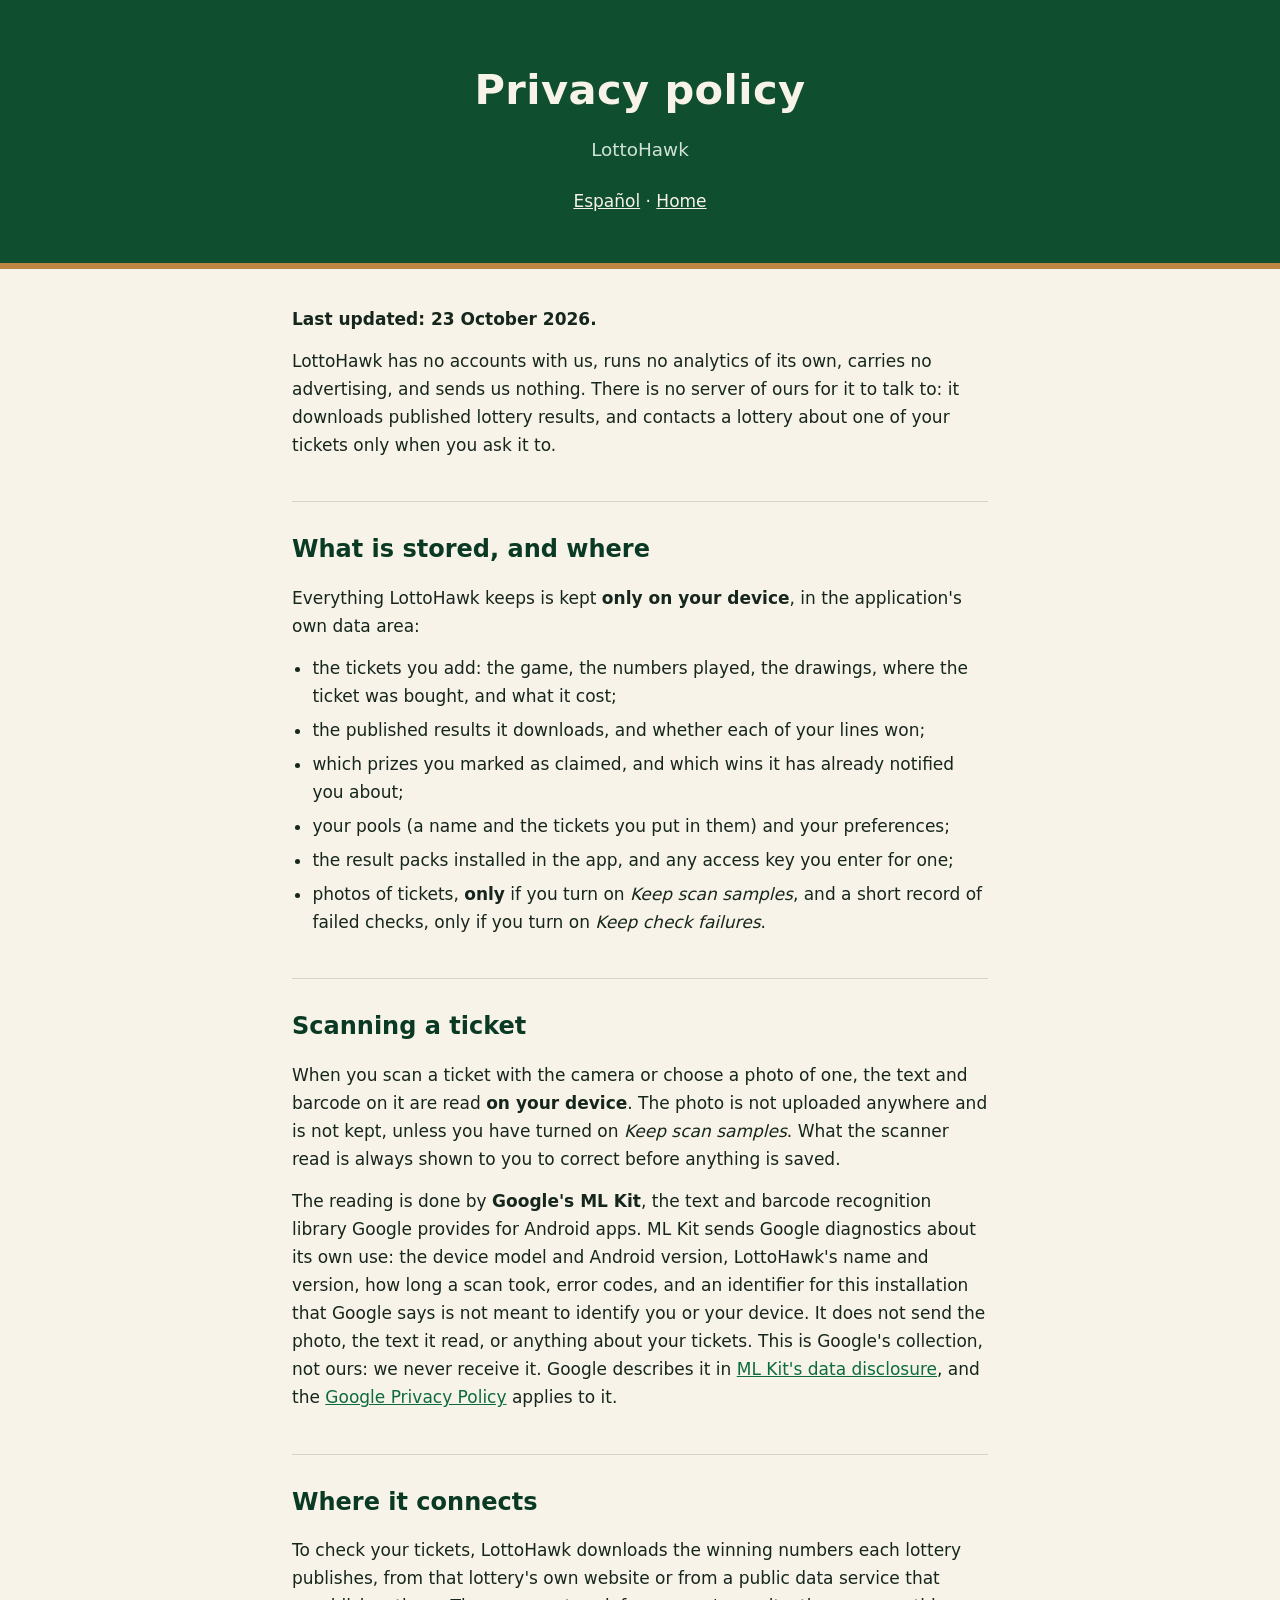
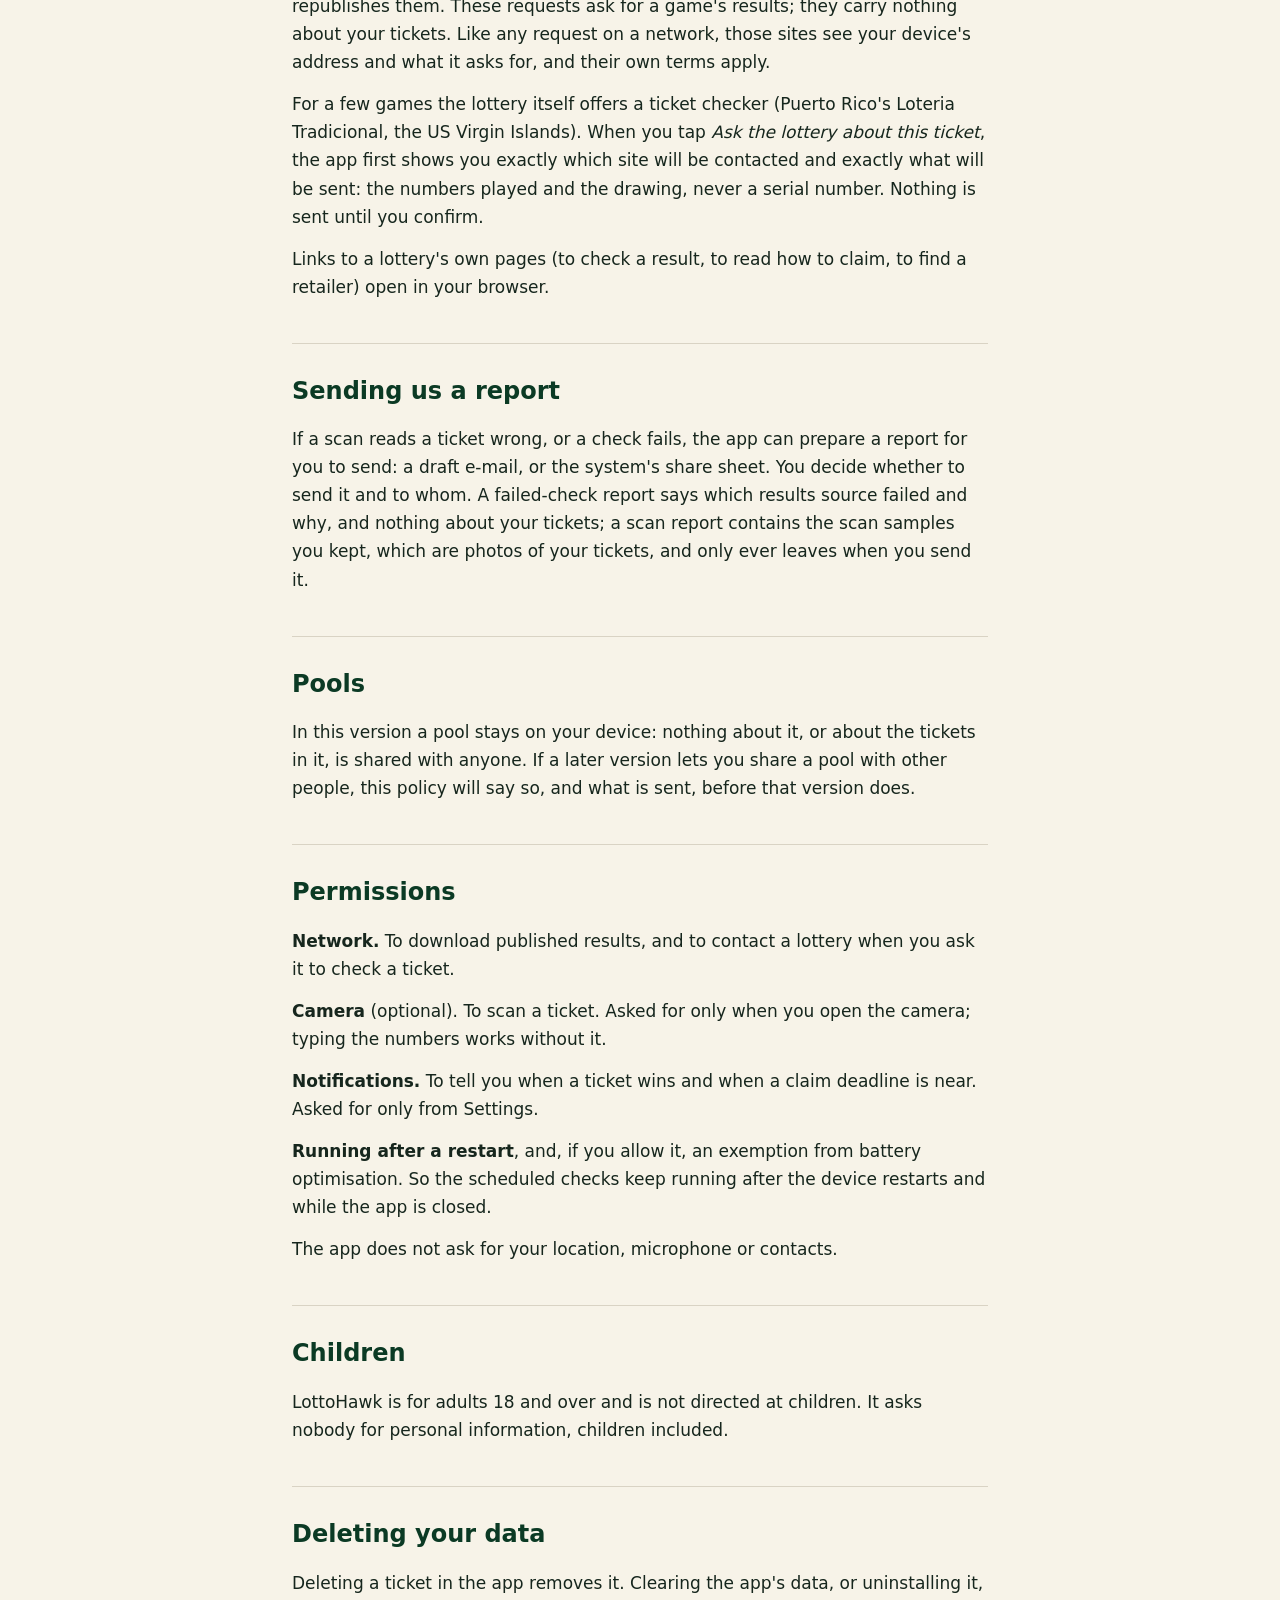
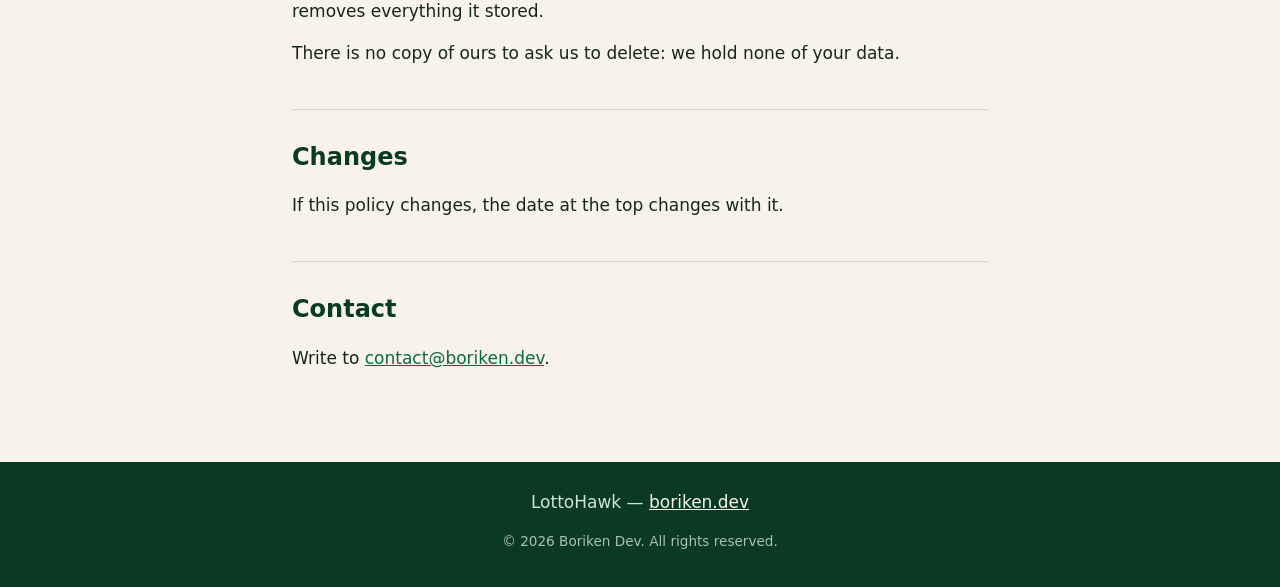
<file: lottohawk/privacy.html>
<!doctype html>
<html lang="en">
<head>
<meta charset="utf-8">
<meta name="viewport" content="width=device-width, initial-scale=1">
<title>LottoHawk — privacy policy</title>
<link rel="icon" href="../img/lottohawk/icon.png">
<link rel="alternate" hreflang="es" href="es/privacidad.html">
<link rel="stylesheet" href="../style.css">
</head>
<body>

<header class="hero">
  <h1>Privacy policy</h1>
  <p class="tagline">LottoHawk</p>
  <p class="lang"><a href="es/privacidad.html" hreflang="es" lang="es">Español</a> · <a href="./">Home</a></p>
</header>

<main>

<section>
  <p><strong>Last updated: 23 October 2026.</strong></p>
  <p>
    LottoHawk has no accounts with us, runs no analytics of its own, carries
    no advertising, and sends us nothing. There is no server of ours for it to
    talk to: it downloads published lottery results, and contacts a lottery
    about one of your tickets only when you ask it to.
  </p>
</section>

<section>
  <h2>What is stored, and where</h2>
  <p>
    Everything LottoHawk keeps is kept <strong>only on your device</strong>,
    in the application's own data area:
  </p>
  <ul>
    <li>the tickets you add: the game, the numbers played, the drawings,
      where the ticket was bought, and what it cost;</li>
    <li>the published results it downloads, and whether each of your lines
      won;</li>
    <li>which prizes you marked as claimed, and which wins it has already
      notified you about;</li>
    <li>your pools (a name and the tickets you put in them) and your
      preferences;</li>
    <li>the result packs installed in the app, and any access key you enter
      for one;</li>
    <li>photos of tickets, <strong>only</strong> if you turn on <em>Keep scan
      samples</em>, and a short record of failed checks, only if you turn on
      <em>Keep check failures</em>.</li>
  </ul>
</section>

<section>
  <h2>Scanning a ticket</h2>
  <p>
    When you scan a ticket with the camera or choose a photo of one, the text
    and barcode on it are read <strong>on your device</strong>. The photo is
    not uploaded anywhere and is not kept, unless you have turned on
    <em>Keep scan samples</em>. What the scanner read is always shown to you
    to correct before anything is saved.
  </p>
  <p>
    The reading is done by <strong>Google's ML Kit</strong>, the text and
    barcode recognition library Google provides for Android apps. ML Kit sends
    Google diagnostics about its own use: the device model and Android version,
    LottoHawk's name and version, how long a scan took, error codes, and an
    identifier for this installation that Google says is not meant to identify
    you or your device. It does not send the photo, the text it read, or
    anything about your tickets. This is Google's collection, not ours: we
    never receive it. Google describes it in
    <a href="https://developers.google.com/ml-kit/android-data-disclosure">ML
    Kit's data disclosure</a>, and the
    <a href="https://policies.google.com/privacy">Google Privacy Policy</a>
    applies to it.
  </p>
</section>

<section>
  <h2>Where it connects</h2>
  <p>
    To check your tickets, LottoHawk downloads the winning numbers each
    lottery publishes, from that lottery's own website or from a public data
    service that republishes them. These requests ask for a game's results;
    they carry nothing about your tickets. Like any request on a network,
    those sites see your device's address and what it asks for, and their own
    terms apply.
  </p>
  <p>
    For a few games the lottery itself offers a ticket checker (Puerto Rico's
    Loteria Tradicional, the US Virgin Islands). When you tap <em>Ask the
    lottery about this ticket</em>, the app first shows you exactly which
    site will be contacted and exactly what will be sent: the numbers played
    and the drawing, never a serial number. Nothing is sent until you confirm.
  </p>
  <p>
    Links to a lottery's own pages (to check a result, to read how to claim,
    to find a retailer) open in your browser.
  </p>
</section>

<section>
  <h2>Sending us a report</h2>
  <p>
    If a scan reads a ticket wrong, or a check fails, the app can prepare a
    report for you to send: a draft e-mail, or the system's share sheet. You
    decide whether to send it and to whom. A failed-check report says which
    results source failed and why, and nothing about your tickets; a scan
    report contains the scan samples you kept, which are photos of your
    tickets, and only ever leaves when you send it.
  </p>
</section>

<section>
  <h2>Pools</h2>
  <p>
    In this version a pool stays on your device: nothing about it, or about
    the tickets in it, is shared with anyone. If a later version lets you
    share a pool with other people, this policy will say so, and what is
    sent, before that version does.
  </p>
</section>

<section>
  <h2>Permissions</h2>
  <p>
    <strong>Network.</strong> To download published results, and to contact a
    lottery when you ask it to check a ticket.
  </p>
  <p>
    <strong>Camera</strong> (optional). To scan a ticket. Asked for only when
    you open the camera; typing the numbers works without it.
  </p>
  <p>
    <strong>Notifications.</strong> To tell you when a ticket wins and when a
    claim deadline is near. Asked for only from Settings.
  </p>
  <p>
    <strong>Running after a restart</strong>, and, if you allow it, an
    exemption from battery optimisation. So the scheduled checks keep running
    after the device restarts and while the app is closed.
  </p>
  <p>
    The app does not ask for your location, microphone or contacts.
  </p>
</section>

<section>
  <h2>Children</h2>
  <p>
    LottoHawk is for adults 18 and over and is not directed at children. It
    asks nobody for personal information, children included.
  </p>
</section>

<section>
  <h2>Deleting your data</h2>
  <p>
    Deleting a ticket in the app removes it. Clearing the app's data, or
    uninstalling it, removes everything it stored.
  </p>
  <p>
    There is no copy of ours to ask us to delete: we hold none of your data.
  </p>
</section>

<section>
  <h2>Changes</h2>
  <p>
    If this policy changes, the date at the top changes with it.
  </p>
</section>

<section>
  <h2>Contact</h2>
  <p>
    Write to <a href="mailto:contact@boriken.dev">contact@boriken.dev</a>.
  </p>
</section>

</main>

<footer>
  <p>LottoHawk — <a href="https://boriken.dev">boriken.dev</a></p>
  <p class="small">© 2026 Boriken Dev. All rights reserved.</p>
</footer>

</body>
</html>
</file>
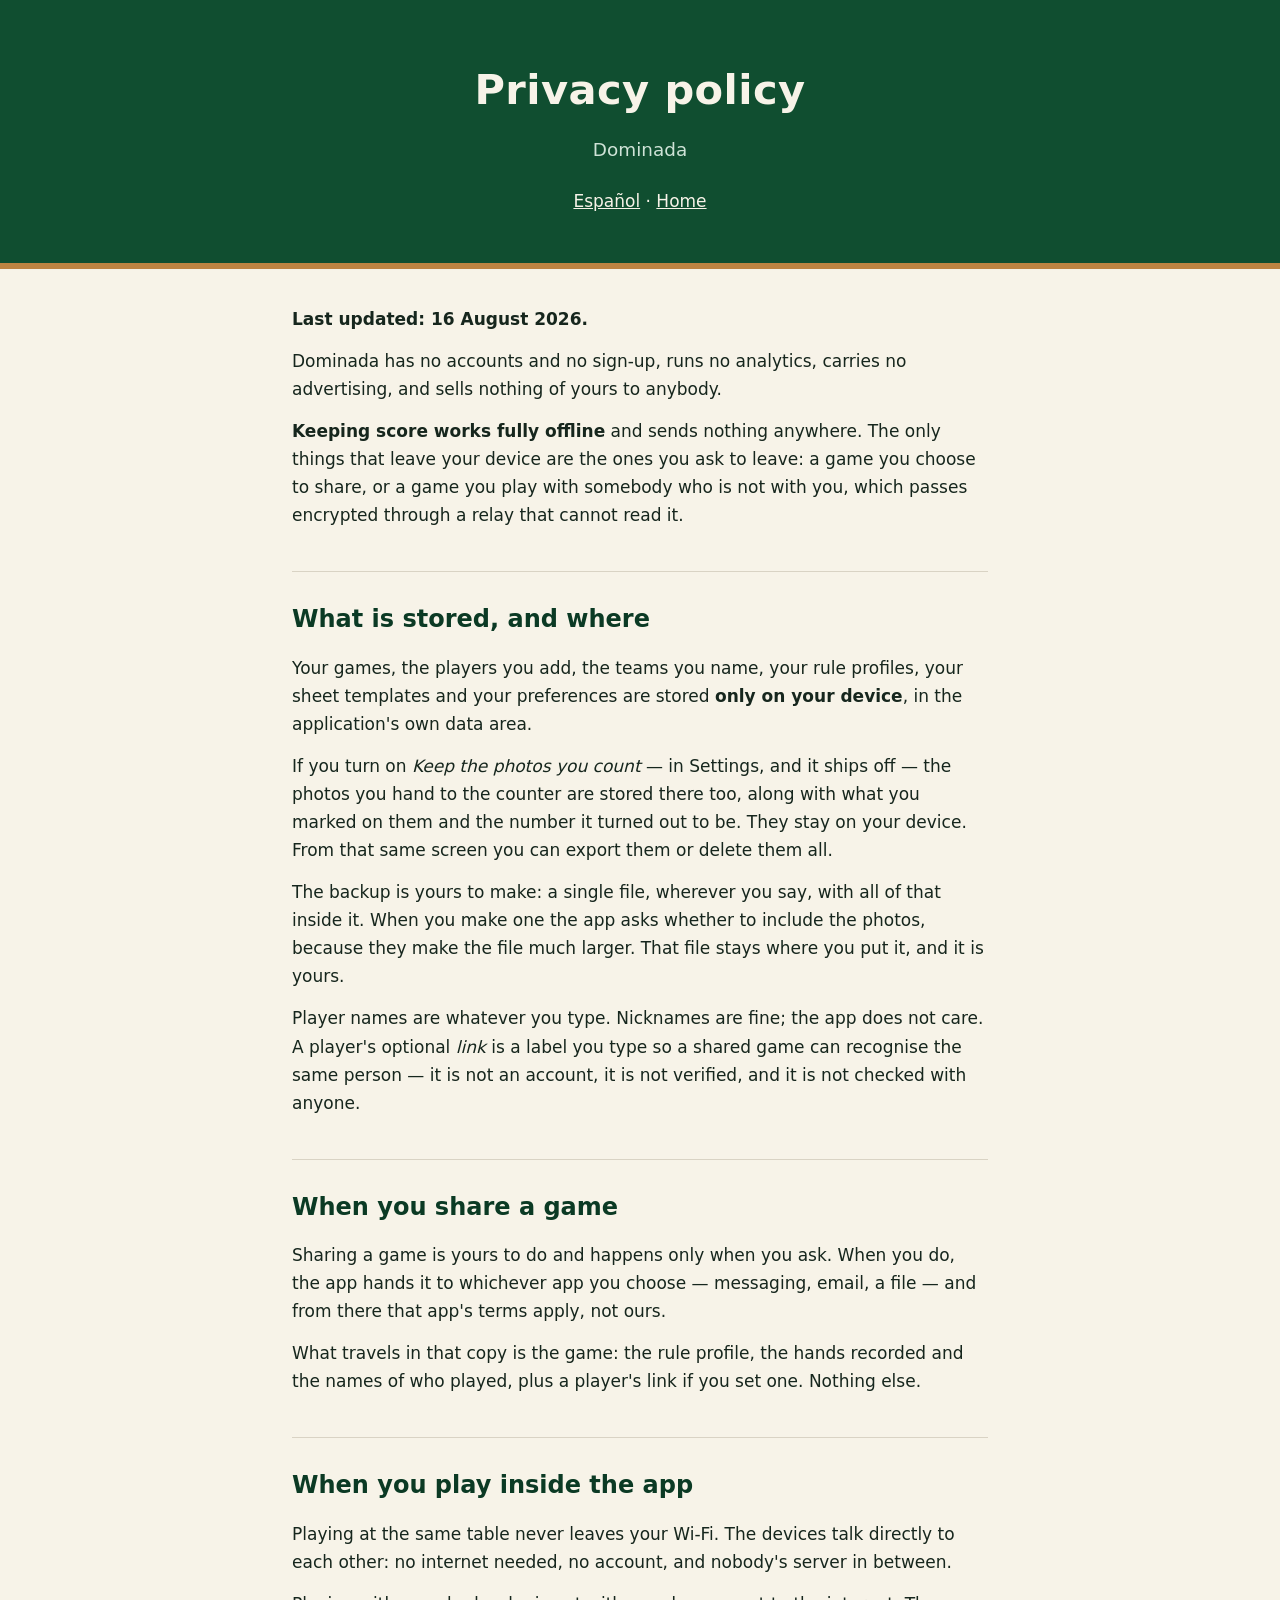
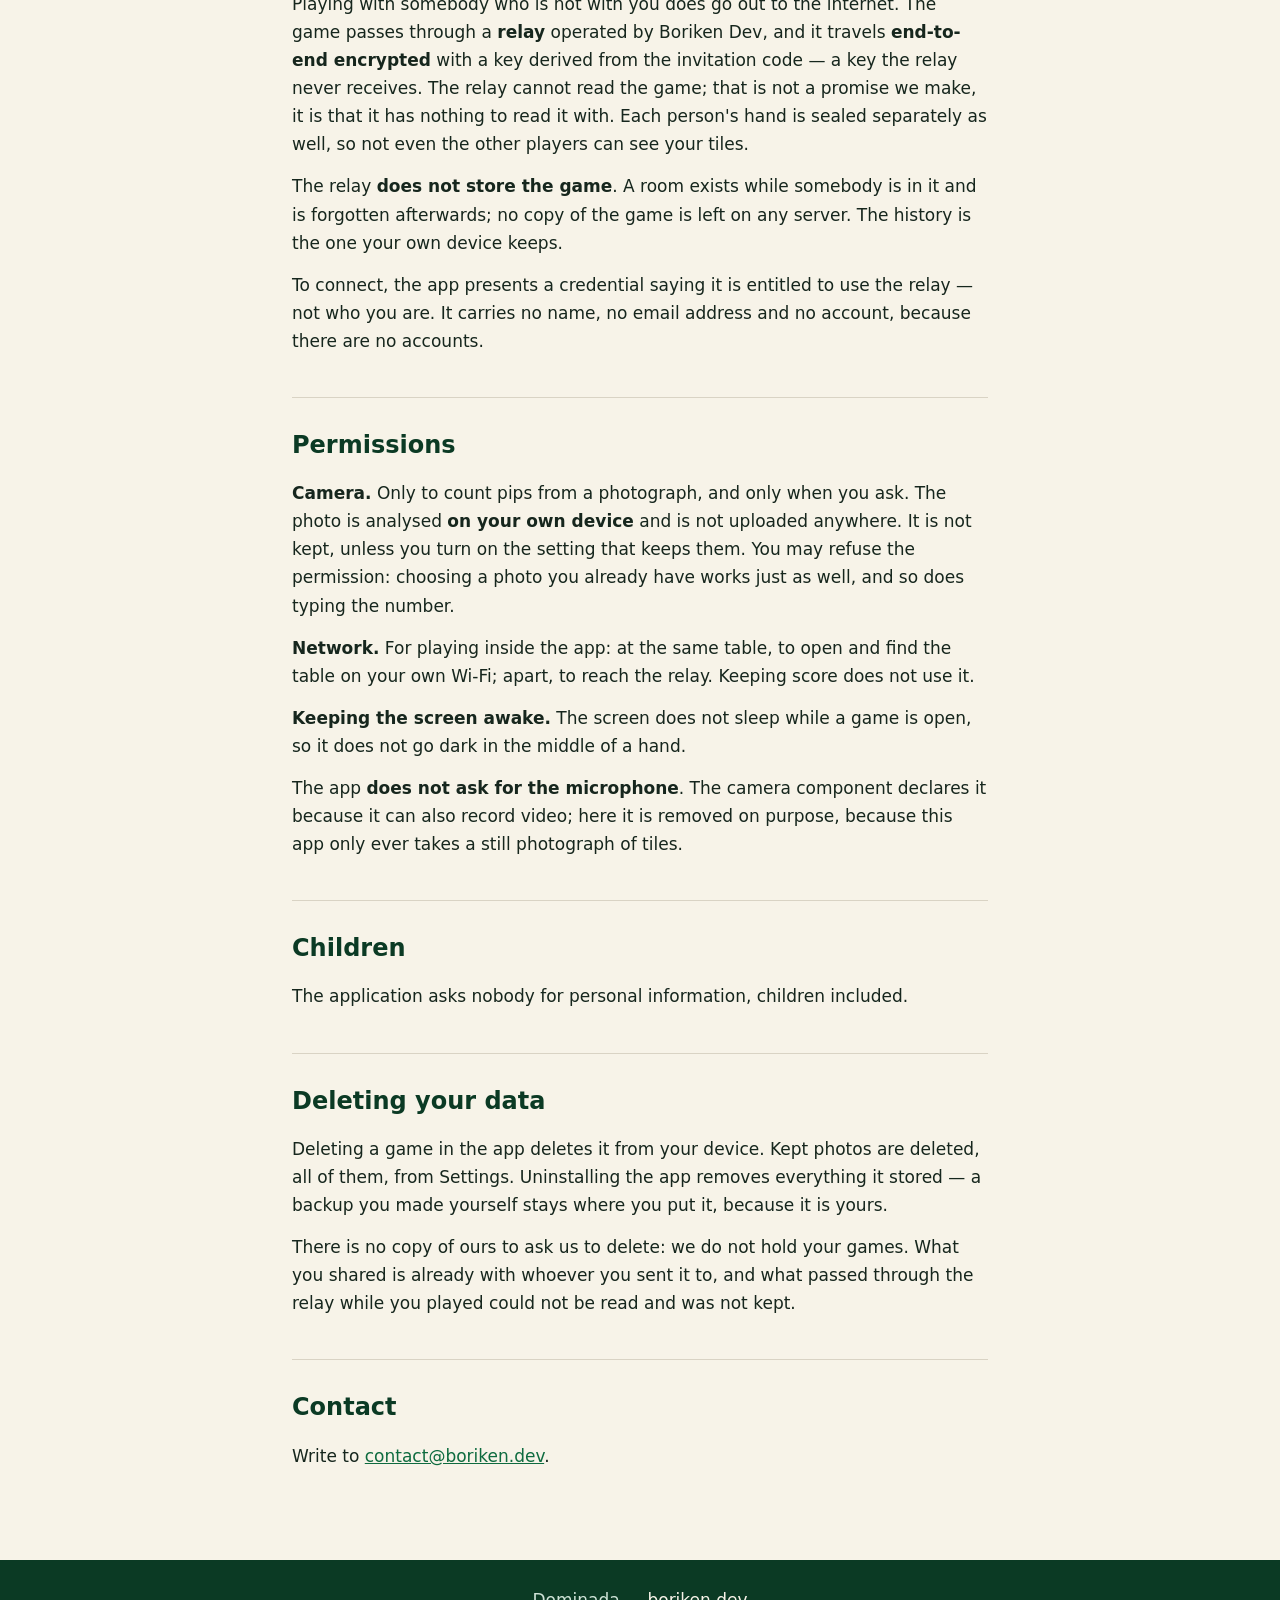
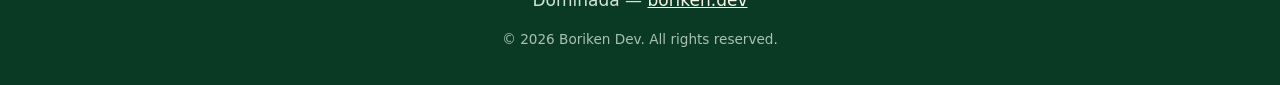
<file: dominada/en/privacy.html>
<!doctype html>
<html lang="en">
<head>
<meta charset="utf-8">
<meta name="viewport" content="width=device-width, initial-scale=1">
<title>Dominada — privacy policy</title>
<link rel="icon" href="../../img/dominada/icon.png">
<link rel="stylesheet" href="../../style.css">
</head>
<body>

<header class="hero">
  <h1>Privacy policy</h1>
  <p class="tagline">Dominada</p>
  <p class="lang"><a href="../privacidad.html">Español</a> · <a href="../">Home</a></p>
</header>

<main>

<section>
  <p><strong>Last updated: 16 August 2026.</strong></p>
  <p>
    Dominada has no accounts and no sign-up, runs no analytics, carries no
    advertising, and sells nothing of yours to anybody.
  </p>
  <p>
    <strong>Keeping score works fully offline</strong> and sends nothing
    anywhere. The only things that leave your device are the ones you ask to
    leave: a game you choose to share, or a game you play with somebody who is
    not with you, which passes encrypted through a relay that cannot read it.
  </p>
</section>

<section>
  <h2>What is stored, and where</h2>
  <p>
    Your games, the players you add, the teams you name, your rule profiles,
    your sheet templates and your preferences are stored <strong>only on your
    device</strong>, in the application's own data area.
  </p>
  <p>
    If you turn on <em>Keep the photos you count</em> — in Settings, and it
    ships off — the photos you hand to the counter are stored there too, along
    with what you marked on them and the number it turned out to be. They stay
    on your device. From that same screen you can export them or delete them
    all.
  </p>
  <p>
    The backup is yours to make: a single file, wherever you say, with all of
    that inside it. When you make one the app asks whether to include the
    photos, because they make the file much larger. That file stays where you
    put it, and it is yours.
  </p>
  <p>
    Player names are whatever you type. Nicknames are fine; the app does not
    care. A player's optional <em>link</em> is a label you type so a shared game
    can recognise the same person — it is not an account, it is not verified,
    and it is not checked with anyone.
  </p>
</section>

<section>
  <h2>When you share a game</h2>
  <p>
    Sharing a game is yours to do and happens only when you ask. When you do,
    the app hands it to whichever app you choose — messaging, email, a file —
    and from there that app's terms apply, not ours.
  </p>
  <p>
    What travels in that copy is the game: the rule profile, the hands recorded
    and the names of who played, plus a player's link if you set one. Nothing
    else.
  </p>
</section>

<section>
  <h2>When you play inside the app</h2>
  <p>
    Playing at the same table never leaves your Wi-Fi. The devices talk
    directly to each other: no internet needed, no account, and nobody's
    server in between.
  </p>
  <p>
    Playing with somebody who is not with you does go out to the internet. The
    game passes through a <strong>relay</strong> operated by Boriken Dev, and
    it travels <strong>end-to-end encrypted</strong> with a key derived from
    the invitation code — a key the relay never receives. The relay cannot read
    the game; that is not a promise we make, it is that it has nothing to read
    it with. Each person's hand is sealed separately as well, so not even the
    other players can see your tiles.
  </p>
  <p>
    The relay <strong>does not store the game</strong>. A room exists while
    somebody is in it and is forgotten afterwards; no copy of the game is left
    on any server. The history is the one your own device keeps.
  </p>
  <p>
    To connect, the app presents a credential saying it is entitled to use the
    relay — not who you are. It carries no name, no email address and no
    account, because there are no accounts.
  </p>
</section>

<section>
  <h2>Permissions</h2>
  <p>
    <strong>Camera.</strong> Only to count pips from a photograph, and only
    when you ask. The photo is analysed <strong>on your own device</strong> and
    is not uploaded anywhere. It is not kept, unless you turn on the setting
    that keeps them. You may refuse the permission: choosing a photo you
    already have works just as well, and so does typing the number.
  </p>
  <p>
    <strong>Network.</strong> For playing inside the app: at the same table, to
    open and find the table on your own Wi-Fi; apart, to reach the relay.
    Keeping score does not use it.
  </p>
  <p>
    <strong>Keeping the screen awake.</strong> The screen does not sleep while
    a game is open, so it does not go dark in the middle of a hand.
  </p>
  <p>
    The app <strong>does not ask for the microphone</strong>. The camera
    component declares it because it can also record video; here it is removed
    on purpose, because this app only ever takes a still photograph of tiles.
  </p>
</section>

<section>
  <h2>Children</h2>
  <p>
    The application asks nobody for personal information, children included.
  </p>
</section>

<section>
  <h2>Deleting your data</h2>
  <p>
    Deleting a game in the app deletes it from your device. Kept photos are
    deleted, all of them, from Settings. Uninstalling the app removes
    everything it stored — a backup you made yourself stays where you put it,
    because it is yours.
  </p>
  <p>
    There is no copy of ours to ask us to delete: we do not hold your games.
    What you shared is already with whoever you sent it to, and what passed
    through the relay while you played could not be read and was not kept.
  </p>
</section>

<section>
  <h2>Contact</h2>
  <p>
    Write to <a href="mailto:contact@boriken.dev">contact@boriken.dev</a>.
  </p>
</section>

</main>

<footer>
  <p>Dominada — <a href="https://boriken.dev">boriken.dev</a></p>
  <p class="small">© 2026 Boriken Dev. All rights reserved.</p>
</footer>

</body>
</html>
</file>
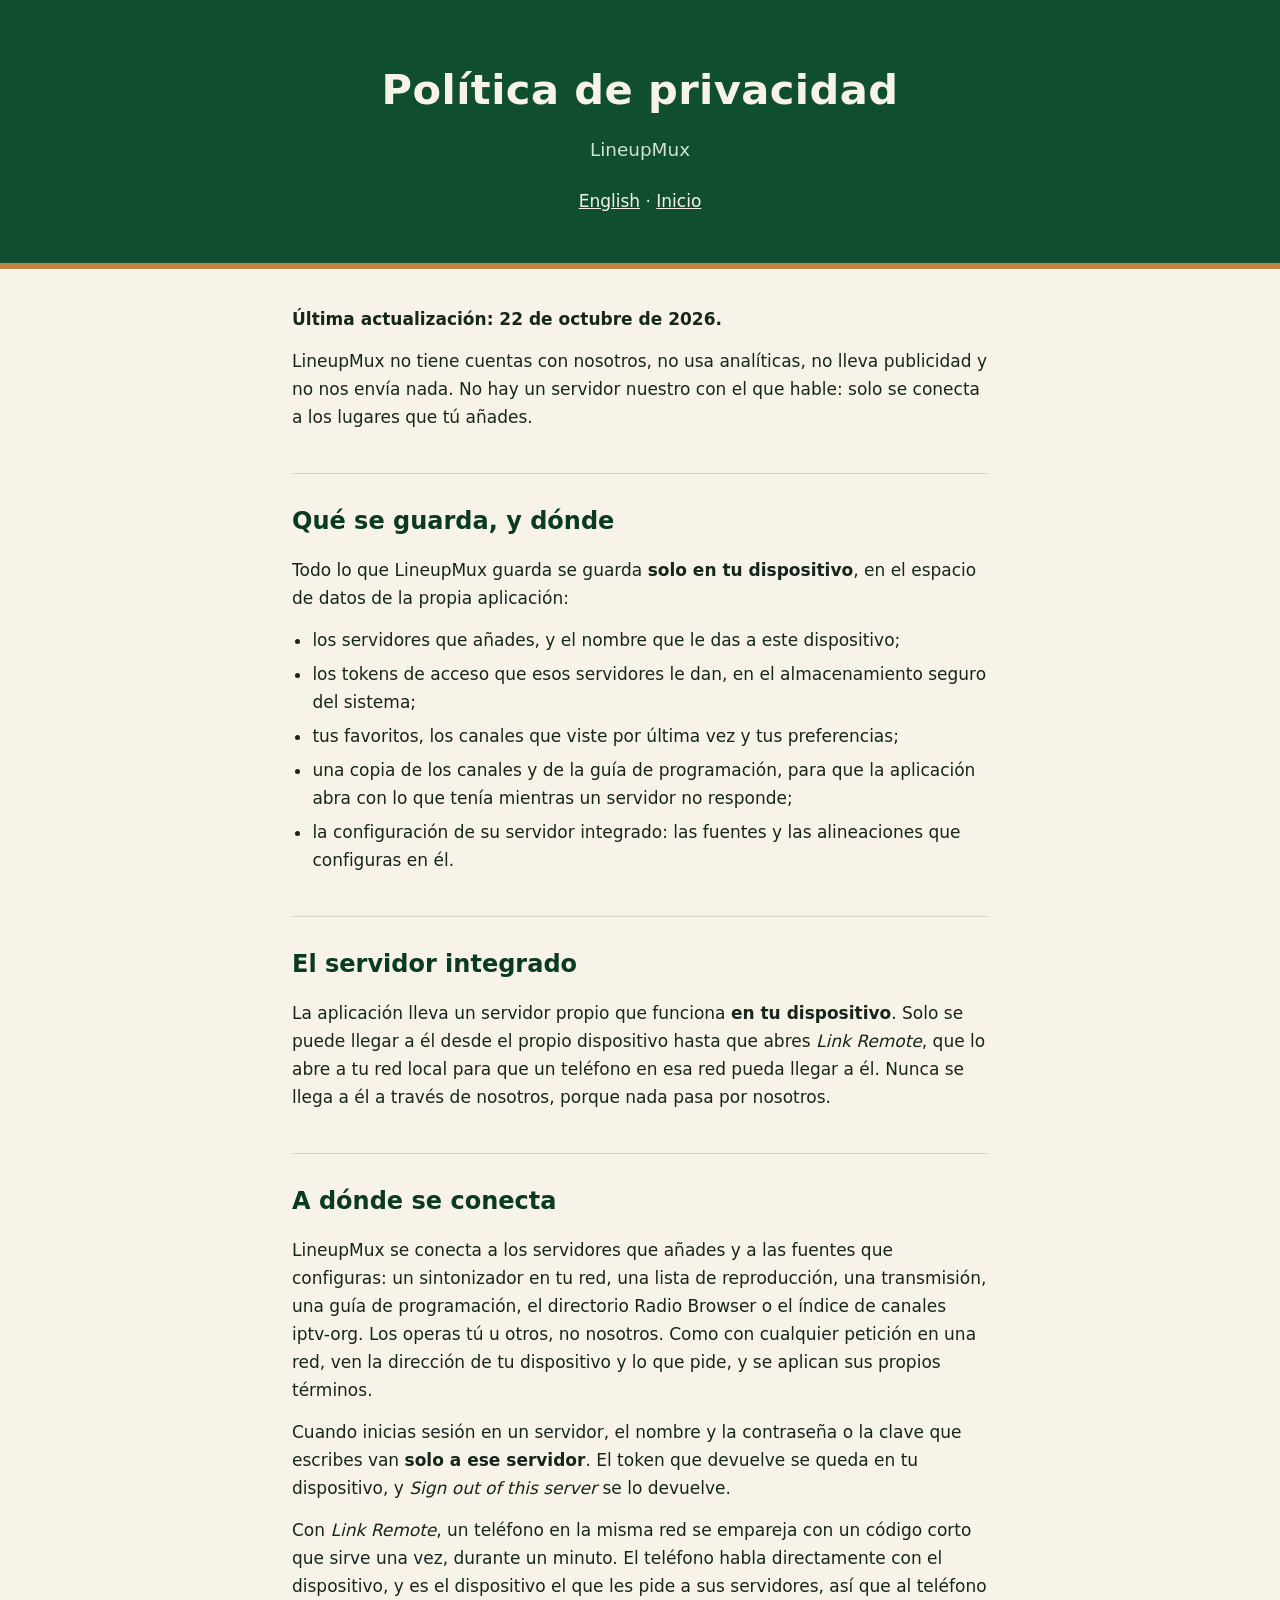
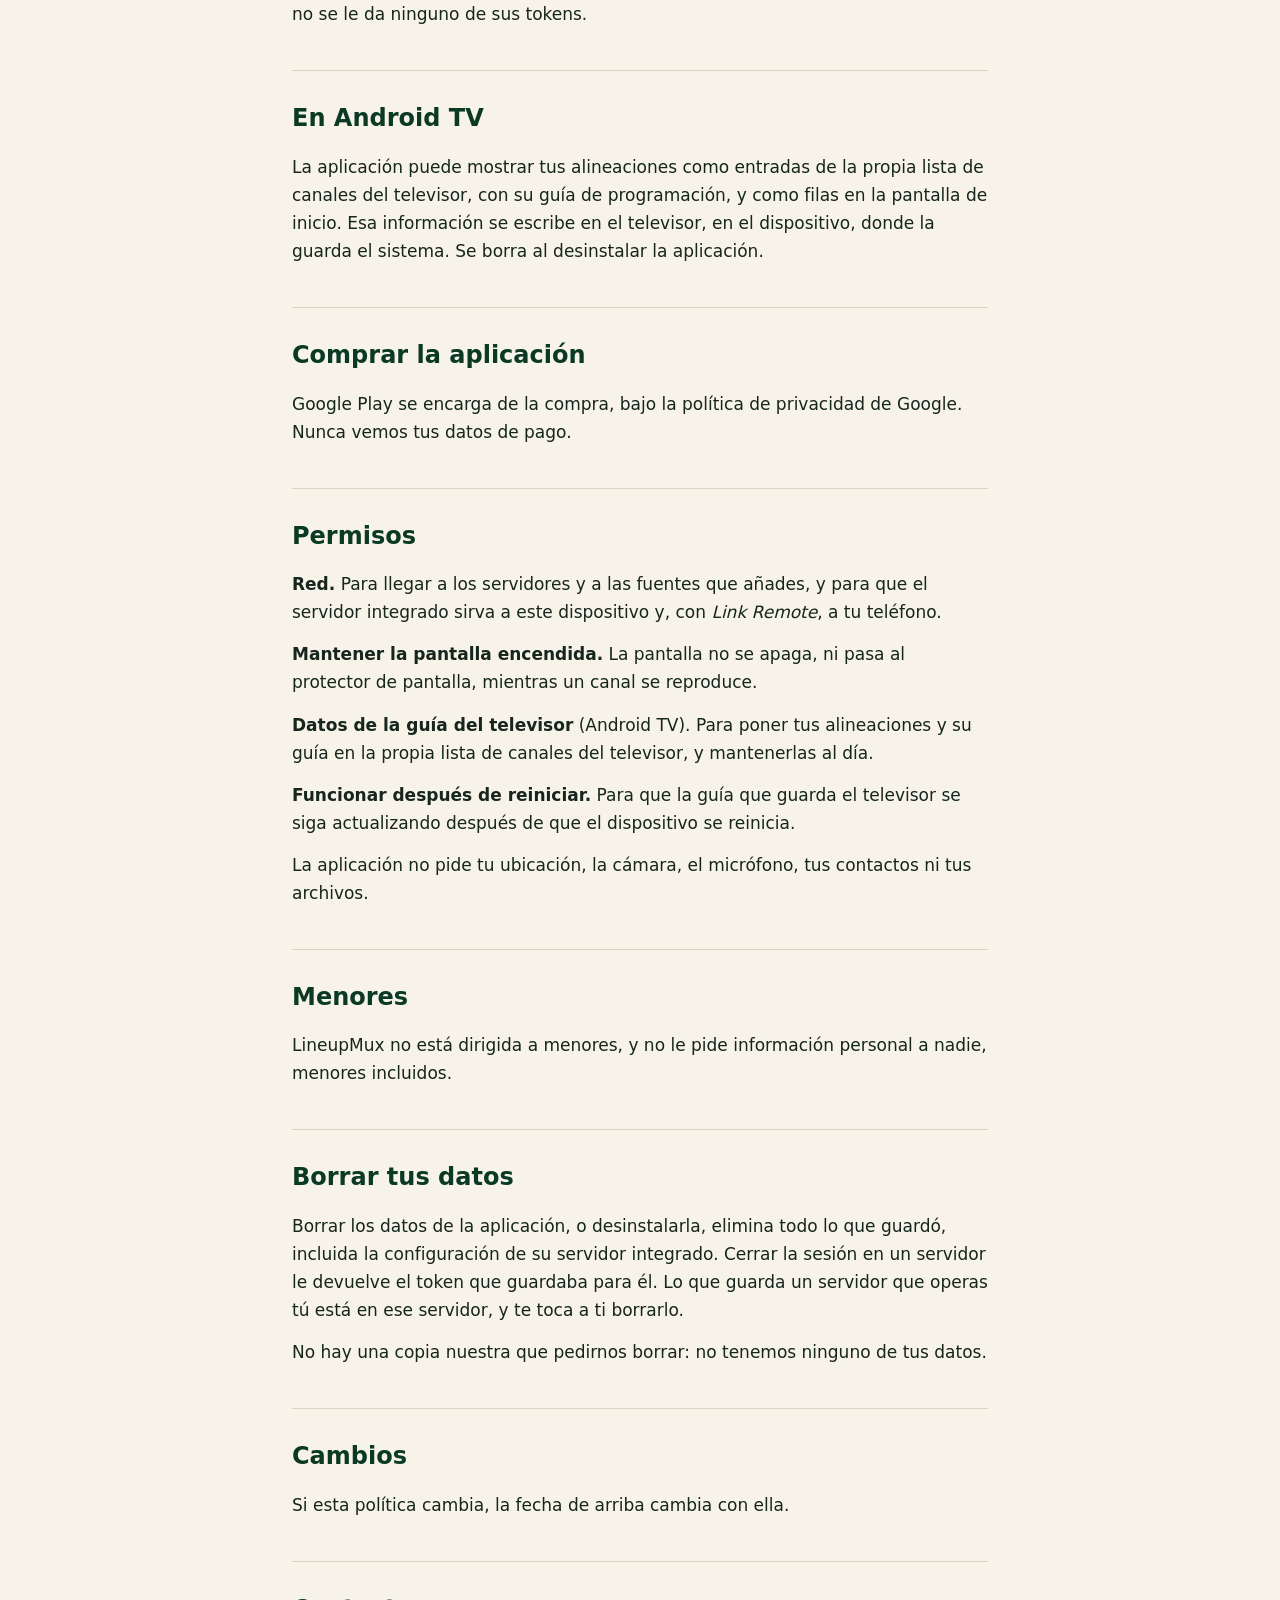
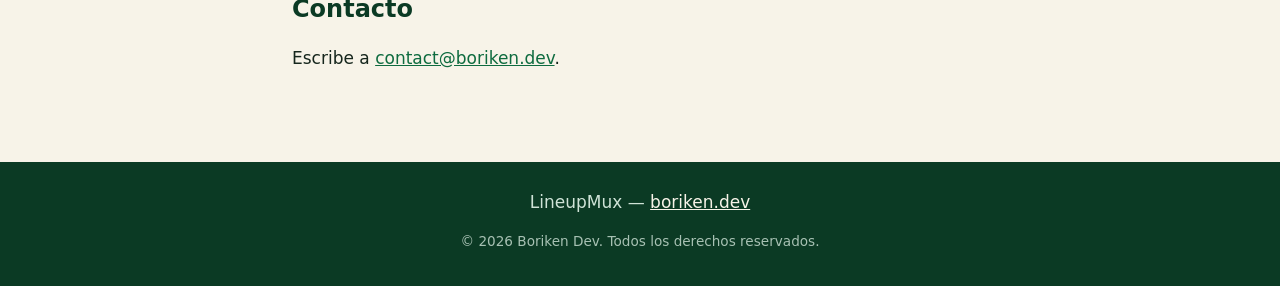
<file: lineupmux/es/privacidad.html>
<!doctype html>
<html lang="es">
<head>
<meta charset="utf-8">
<meta name="viewport" content="width=device-width, initial-scale=1">
<title>LineupMux — política de privacidad</title>
<link rel="icon" href="../../img/lineupmux/icon.png">
<link rel="alternate" hreflang="en" href="../privacy.html">
<link rel="stylesheet" href="../../style.css">
</head>
<body>

<header class="hero">
  <h1>Política de privacidad</h1>
  <p class="tagline">LineupMux</p>
  <p class="lang"><a href="../privacy.html" hreflang="en" lang="en">English</a> · <a href="./">Inicio</a></p>
</header>

<main>

<section>
  <p><strong>Última actualización: 22 de octubre de 2026.</strong></p>
  <p>
    LineupMux no tiene cuentas con nosotros, no usa analíticas, no lleva
    publicidad y no nos envía nada. No hay un servidor nuestro con el que
    hable: solo se conecta a los lugares que tú añades.
  </p>
</section>

<section>
  <h2>Qué se guarda, y dónde</h2>
  <p>
    Todo lo que LineupMux guarda se guarda <strong>solo en tu
    dispositivo</strong>, en el espacio de datos de la propia aplicación:
  </p>
  <ul>
    <li>los servidores que añades, y el nombre que le das a este
      dispositivo;</li>
    <li>los tokens de acceso que esos servidores le dan, en el almacenamiento
      seguro del sistema;</li>
    <li>tus favoritos, los canales que viste por última vez y tus
      preferencias;</li>
    <li>una copia de los canales y de la guía de programación, para que la
      aplicación abra con lo que tenía mientras un servidor no responde;</li>
    <li>la configuración de su servidor integrado: las fuentes y las
      alineaciones que configuras en él.</li>
  </ul>
</section>

<section>
  <h2>El servidor integrado</h2>
  <p>
    La aplicación lleva un servidor propio que funciona <strong>en tu
    dispositivo</strong>. Solo se puede llegar a él desde el propio
    dispositivo hasta que abres <em>Link Remote</em>, que lo abre a tu red
    local para que un teléfono en esa red pueda llegar a él. Nunca se llega a
    él a través de nosotros, porque nada pasa por nosotros.
  </p>
</section>

<section>
  <h2>A dónde se conecta</h2>
  <p>
    LineupMux se conecta a los servidores que añades y a las fuentes que
    configuras: un sintonizador en tu red, una lista de reproducción, una
    transmisión, una guía de programación, el directorio Radio Browser o el
    índice de canales iptv-org. Los operas tú u otros, no nosotros. Como con
    cualquier petición en una red, ven la dirección de tu dispositivo y lo
    que pide, y se aplican sus propios términos.
  </p>
  <p>
    Cuando inicias sesión en un servidor, el nombre y la contraseña o la
    clave que escribes van <strong>solo a ese servidor</strong>. El token que
    devuelve se queda en tu dispositivo, y <em>Sign out of this server</em>
    se lo devuelve.
  </p>
  <p>
    Con <em>Link Remote</em>, un teléfono en la misma red se empareja con un
    código corto que sirve una vez, durante un minuto. El teléfono habla
    directamente con el dispositivo, y es el dispositivo el que les pide a
    sus servidores, así que al teléfono no se le da ninguno de sus tokens.
  </p>
</section>

<section>
  <h2>En Android TV</h2>
  <p>
    La aplicación puede mostrar tus alineaciones como entradas de la propia
    lista de canales del televisor, con su guía de programación, y como filas
    en la pantalla de inicio. Esa información se escribe en el televisor, en
    el dispositivo, donde la guarda el sistema. Se borra al desinstalar la
    aplicación.
  </p>
</section>

<section>
  <h2>Comprar la aplicación</h2>
  <p>
    Google Play se encarga de la compra, bajo la política de privacidad de
    Google. Nunca vemos tus datos de pago.
  </p>
</section>

<section>
  <h2>Permisos</h2>
  <p>
    <strong>Red.</strong> Para llegar a los servidores y a las fuentes que
    añades, y para que el servidor integrado sirva a este dispositivo y, con
    <em>Link Remote</em>, a tu teléfono.
  </p>
  <p>
    <strong>Mantener la pantalla encendida.</strong> La pantalla no se apaga,
    ni pasa al protector de pantalla, mientras un canal se reproduce.
  </p>
  <p>
    <strong>Datos de la guía del televisor</strong> (Android TV). Para poner
    tus alineaciones y su guía en la propia lista de canales del televisor, y
    mantenerlas al día.
  </p>
  <p>
    <strong>Funcionar después de reiniciar.</strong> Para que la guía que
    guarda el televisor se siga actualizando después de que el dispositivo se
    reinicia.
  </p>
  <p>
    La aplicación no pide tu ubicación, la cámara, el micrófono, tus
    contactos ni tus archivos.
  </p>
</section>

<section>
  <h2>Menores</h2>
  <p>
    LineupMux no está dirigida a menores, y no le pide información personal a
    nadie, menores incluidos.
  </p>
</section>

<section>
  <h2>Borrar tus datos</h2>
  <p>
    Borrar los datos de la aplicación, o desinstalarla, elimina todo lo que
    guardó, incluida la configuración de su servidor integrado. Cerrar la
    sesión en un servidor le devuelve el token que guardaba para él. Lo que
    guarda un servidor que operas tú está en ese servidor, y te toca a ti
    borrarlo.
  </p>
  <p>
    No hay una copia nuestra que pedirnos borrar: no tenemos ninguno de tus
    datos.
  </p>
</section>

<section>
  <h2>Cambios</h2>
  <p>
    Si esta política cambia, la fecha de arriba cambia con ella.
  </p>
</section>

<section>
  <h2>Contacto</h2>
  <p>
    Escribe a <a href="mailto:contact@boriken.dev">contact@boriken.dev</a>.
  </p>
</section>

</main>

<footer>
  <p>LineupMux — <a href="https://boriken.dev">boriken.dev</a></p>
  <p class="small">© 2026 Boriken Dev. Todos los derechos reservados.</p>
</footer>

</body>
</html>
</file>
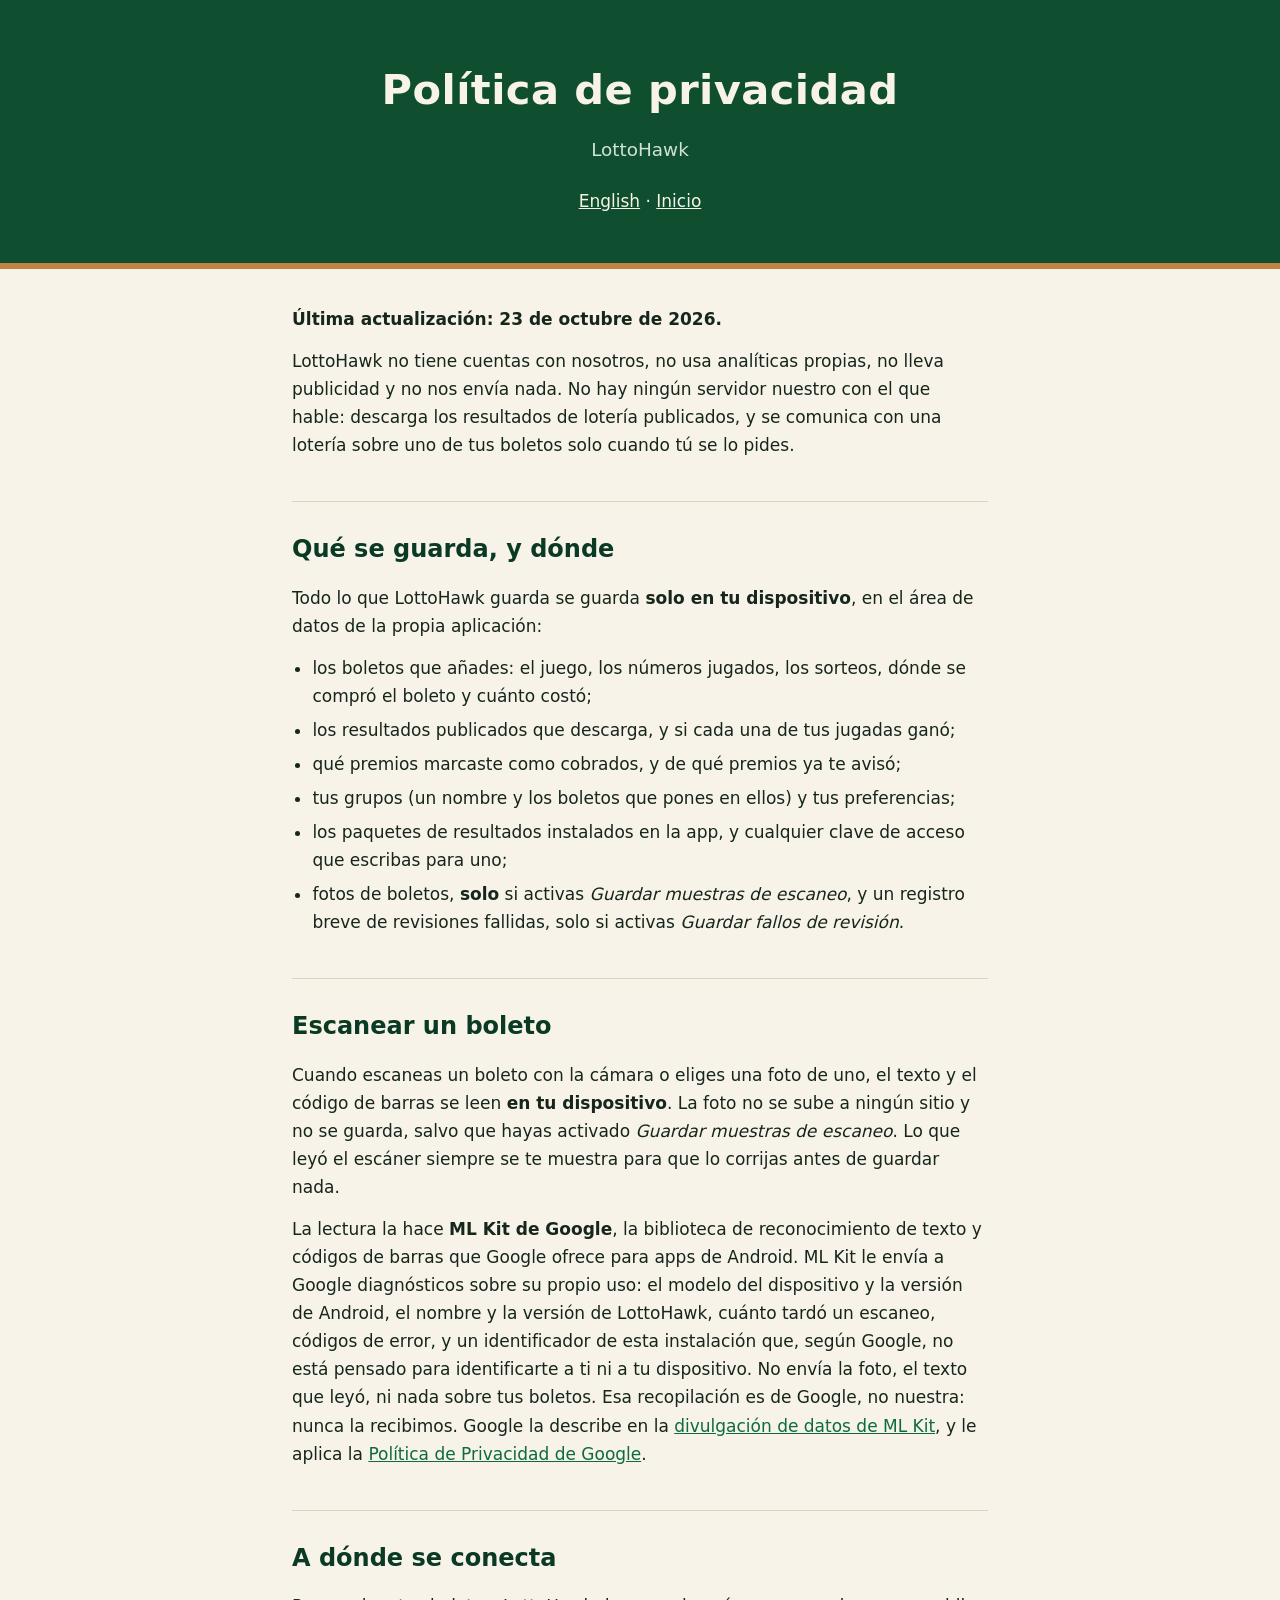
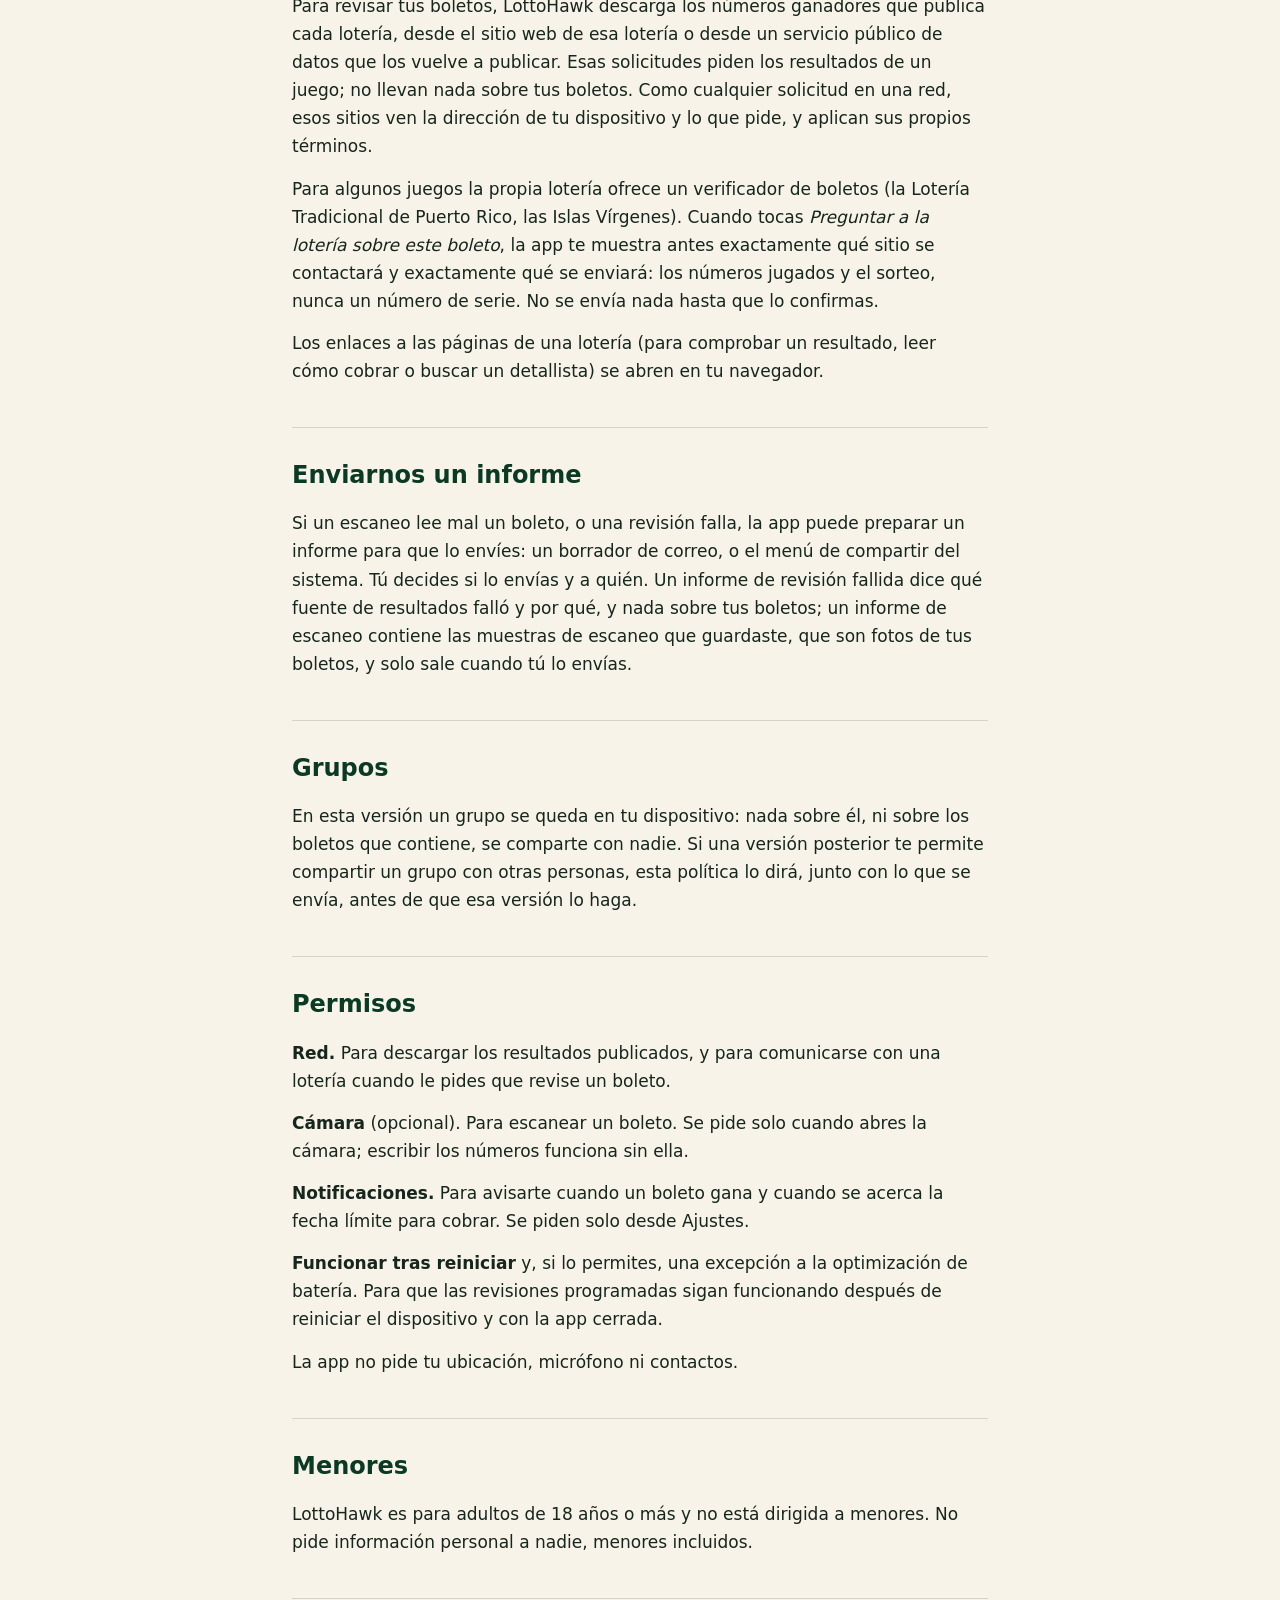
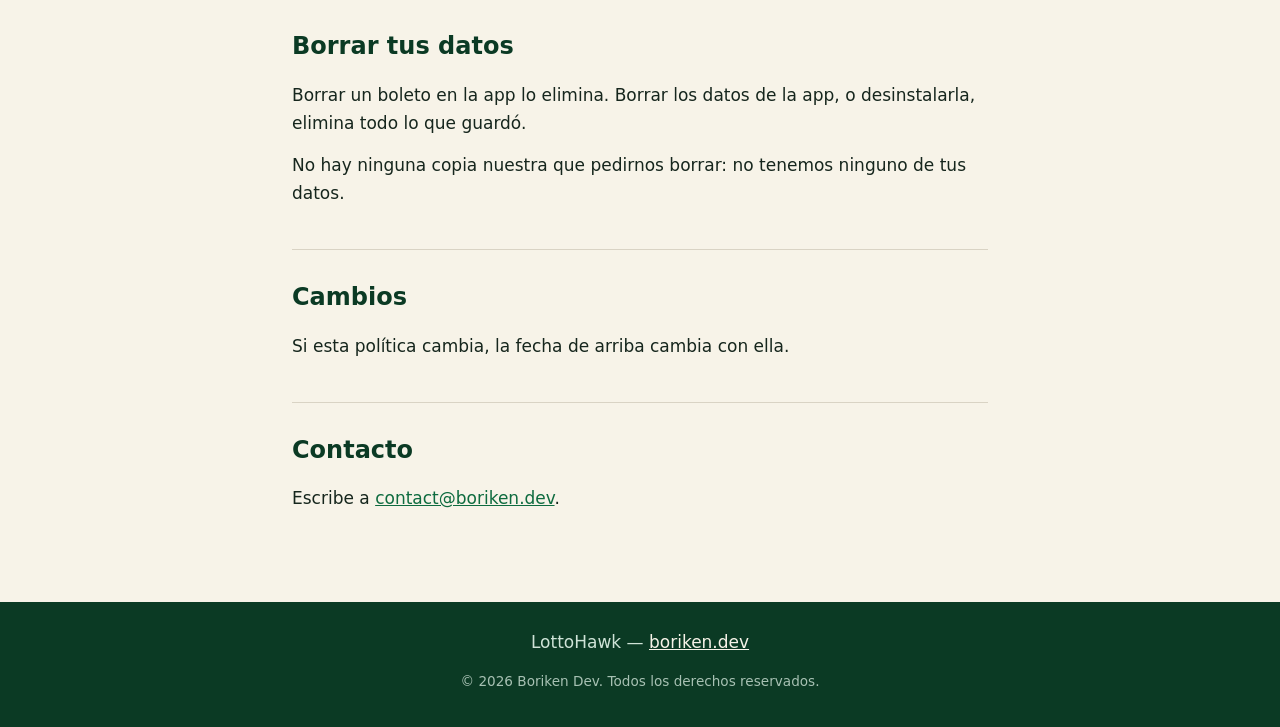
<file: lottohawk/es/privacidad.html>
<!doctype html>
<html lang="es">
<head>
<meta charset="utf-8">
<meta name="viewport" content="width=device-width, initial-scale=1">
<title>LottoHawk — política de privacidad</title>
<link rel="icon" href="../../img/lottohawk/icon.png">
<link rel="alternate" hreflang="en" href="../privacy.html">
<link rel="stylesheet" href="../../style.css">
</head>
<body>

<header class="hero">
  <h1>Política de privacidad</h1>
  <p class="tagline">LottoHawk</p>
  <p class="lang"><a href="../privacy.html" hreflang="en" lang="en">English</a> · <a href="./">Inicio</a></p>
</header>

<main>

<section>
  <p><strong>Última actualización: 23 de octubre de 2026.</strong></p>
  <p>
    LottoHawk no tiene cuentas con nosotros, no usa analíticas propias, no lleva
    publicidad y no nos envía nada. No hay ningún servidor nuestro con el que
    hable: descarga los resultados de lotería publicados, y se comunica con
    una lotería sobre uno de tus boletos solo cuando tú se lo pides.
  </p>
</section>

<section>
  <h2>Qué se guarda, y dónde</h2>
  <p>
    Todo lo que LottoHawk guarda se guarda <strong>solo en tu
    dispositivo</strong>, en el área de datos de la propia aplicación:
  </p>
  <ul>
    <li>los boletos que añades: el juego, los números jugados, los sorteos,
      dónde se compró el boleto y cuánto costó;</li>
    <li>los resultados publicados que descarga, y si cada una de tus jugadas
      ganó;</li>
    <li>qué premios marcaste como cobrados, y de qué premios ya te avisó;</li>
    <li>tus grupos (un nombre y los boletos que pones en ellos) y tus
      preferencias;</li>
    <li>los paquetes de resultados instalados en la app, y cualquier clave de
      acceso que escribas para uno;</li>
    <li>fotos de boletos, <strong>solo</strong> si activas <em>Guardar
      muestras de escaneo</em>, y un registro breve de revisiones fallidas,
      solo si activas <em>Guardar fallos de revisión</em>.</li>
  </ul>
</section>

<section>
  <h2>Escanear un boleto</h2>
  <p>
    Cuando escaneas un boleto con la cámara o eliges una foto de uno, el texto
    y el código de barras se leen <strong>en tu dispositivo</strong>. La foto
    no se sube a ningún sitio y no se guarda, salvo que hayas activado
    <em>Guardar muestras de escaneo</em>. Lo que leyó el escáner siempre se te
    muestra para que lo corrijas antes de guardar nada.
  </p>
  <p>
    La lectura la hace <strong>ML Kit de Google</strong>, la biblioteca de
    reconocimiento de texto y códigos de barras que Google ofrece para apps de
    Android. ML Kit le envía a Google diagnósticos sobre su propio uso: el
    modelo del dispositivo y la versión de Android, el nombre y la versión de
    LottoHawk, cuánto tardó un escaneo, códigos de error, y un identificador de
    esta instalación que, según Google, no está pensado para identificarte a ti
    ni a tu dispositivo. No envía la foto, el texto que leyó, ni nada sobre tus
    boletos. Esa recopilación es de Google, no nuestra: nunca la recibimos.
    Google la describe en la
    <a href="https://developers.google.com/ml-kit/android-data-disclosure">divulgación
    de datos de ML Kit</a>, y le aplica la
    <a href="https://policies.google.com/privacy?hl=es">Política de Privacidad
    de Google</a>.
  </p>
</section>

<section>
  <h2>A dónde se conecta</h2>
  <p>
    Para revisar tus boletos, LottoHawk descarga los números ganadores que
    publica cada lotería, desde el sitio web de esa lotería o desde un servicio
    público de datos que los vuelve a publicar. Esas solicitudes piden los
    resultados de un juego; no llevan nada sobre tus boletos. Como cualquier
    solicitud en una red, esos sitios ven la dirección de tu dispositivo y lo
    que pide, y aplican sus propios términos.
  </p>
  <p>
    Para algunos juegos la propia lotería ofrece un verificador de boletos (la
    Lotería Tradicional de Puerto Rico, las Islas Vírgenes). Cuando tocas
    <em>Preguntar a la lotería sobre este boleto</em>, la app te muestra antes
    exactamente qué sitio se contactará y exactamente qué se enviará: los
    números jugados y el sorteo, nunca un número de serie. No se envía nada
    hasta que lo confirmas.
  </p>
  <p>
    Los enlaces a las páginas de una lotería (para comprobar un resultado,
    leer cómo cobrar o buscar un detallista) se abren en tu navegador.
  </p>
</section>

<section>
  <h2>Enviarnos un informe</h2>
  <p>
    Si un escaneo lee mal un boleto, o una revisión falla, la app puede
    preparar un informe para que lo envíes: un borrador de correo, o el menú
    de compartir del sistema. Tú decides si lo envías y a quién. Un informe de
    revisión fallida dice qué fuente de resultados falló y por qué, y nada
    sobre tus boletos; un informe de escaneo contiene las muestras de escaneo
    que guardaste, que son fotos de tus boletos, y solo sale cuando tú lo
    envías.
  </p>
</section>

<section>
  <h2>Grupos</h2>
  <p>
    En esta versión un grupo se queda en tu dispositivo: nada sobre él, ni
    sobre los boletos que contiene, se comparte con nadie. Si una versión
    posterior te permite compartir un grupo con otras personas, esta política
    lo dirá, junto con lo que se envía, antes de que esa versión lo haga.
  </p>
</section>

<section>
  <h2>Permisos</h2>
  <p>
    <strong>Red.</strong> Para descargar los resultados publicados, y para
    comunicarse con una lotería cuando le pides que revise un boleto.
  </p>
  <p>
    <strong>Cámara</strong> (opcional). Para escanear un boleto. Se pide solo
    cuando abres la cámara; escribir los números funciona sin ella.
  </p>
  <p>
    <strong>Notificaciones.</strong> Para avisarte cuando un boleto gana y
    cuando se acerca la fecha límite para cobrar. Se piden solo desde Ajustes.
  </p>
  <p>
    <strong>Funcionar tras reiniciar</strong> y, si lo permites, una excepción
    a la optimización de batería. Para que las revisiones programadas sigan
    funcionando después de reiniciar el dispositivo y con la app cerrada.
  </p>
  <p>
    La app no pide tu ubicación, micrófono ni contactos.
  </p>
</section>

<section>
  <h2>Menores</h2>
  <p>
    LottoHawk es para adultos de 18 años o más y no está dirigida a menores.
    No pide información personal a nadie, menores incluidos.
  </p>
</section>

<section>
  <h2>Borrar tus datos</h2>
  <p>
    Borrar un boleto en la app lo elimina. Borrar los datos de la app, o
    desinstalarla, elimina todo lo que guardó.
  </p>
  <p>
    No hay ninguna copia nuestra que pedirnos borrar: no tenemos ninguno de
    tus datos.
  </p>
</section>

<section>
  <h2>Cambios</h2>
  <p>
    Si esta política cambia, la fecha de arriba cambia con ella.
  </p>
</section>

<section>
  <h2>Contacto</h2>
  <p>
    Escribe a <a href="mailto:contact@boriken.dev">contact@boriken.dev</a>.
  </p>
</section>

</main>

<footer>
  <p>LottoHawk — <a href="https://boriken.dev/es/">boriken.dev</a></p>
  <p class="small">© 2026 Boriken Dev. Todos los derechos reservados.</p>
</footer>

</body>
</html>
</file>
<file: style.css>
/* boriken.dev — the whole site, landing page and app pages alike.
   Hand-written, no build step: it should still be editable in five years by
   opening it. Colours follow Dominada's icon, which is the only app so far. */

:root {
  --felt: #104e30;
  --felt-deep: #0b3a24;
  --wood: #be8442;
  --ivory: #f7f3e8;
  --ink: #16261d;
  --muted: #5c6b62;
  --rule: #d9d3c4;
}

* { box-sizing: border-box; }

html { -webkit-text-size-adjust: 100%; }

body {
  margin: 0;
  font: 17px/1.65 system-ui, -apple-system, "Segoe UI", Roboto, sans-serif;
  color: var(--ink);
  background: var(--ivory);
}

.hero {
  background: var(--felt);
  color: var(--ivory);
  text-align: center;
  padding: 56px 20px 48px;
  border-bottom: 6px solid var(--wood);
}

.hero-icon {
  width: 112px;
  height: 112px;
  border-radius: 24px;
  display: block;
  margin: 0 auto 18px;
}

.hero h1 {
  margin: 0;
  font-size: 2.6rem;
  letter-spacing: 0.01em;
}

.tagline {
  margin: 10px auto 0;
  max-width: 34ch;
  font-size: 1.15rem;
  color: #cfe3d7;
}

.lang { margin: 22px 0 0; }
.lang a { color: var(--ivory); }

main {
  max-width: 46rem;
  margin: 0 auto;
  padding: 8px 20px 48px;
}

section { padding: 28px 0; border-bottom: 1px solid var(--rule); }
section:last-of-type { border-bottom: 0; }

h2 {
  font-size: 1.5rem;
  margin: 0 0 14px;
  color: var(--felt-deep);
}

h3 {
  font-size: 1.1rem;
  margin: 26px 0 6px;
}

p { margin: 0 0 14px; }

ul { margin: 0 0 14px; padding-left: 1.2em; }
li { margin-bottom: 6px; }

a { color: #0e6b3f; }

figure {
  margin: 18px 0 24px;
  text-align: center;
}

figure img {
  max-width: 100%;
  height: auto;
  border-radius: 12px;
  border: 1px solid var(--rule);
  background: #fff;
}

figcaption {
  margin-top: 8px;
  font-size: 0.9rem;
  color: var(--muted);
}

/* The org landing page. Deliberately plainer than a product page: its job is
   to point somewhere, not to sell. */
.landing .hero { padding: 72px 20px 60px; }
.landing .hero h1 { font-size: 3rem; }

.product {
  display: flex;
  gap: 18px;
  align-items: flex-start;
  padding: 20px;
  border: 1px solid var(--rule);
  border-radius: 14px;
  text-decoration: none;
  color: inherit;
  background: #fff;
  transition: border-color 0.15s, transform 0.15s;
}
.product + .product { margin-top: 16px; }

.product:hover,
.product:focus-visible {
  border-color: var(--wood);
  transform: translateY(-2px);
}

.product img { border-radius: 18px; flex: 0 0 auto; }
.product h3 { margin: 0 0 6px; font-size: 1.25rem; color: var(--felt-deep); }
.product p { margin: 0 0 8px; }
.product .meta { font-size: 0.9rem; color: var(--muted); margin: 0; }

footer {
  background: var(--felt-deep);
  color: #cfe3d7;
  text-align: center;
  padding: 26px 20px 34px;
}

footer a { color: var(--ivory); }
.small { font-size: 0.85rem; opacity: 0.8; margin: 6px 0 0; }

@media (prefers-color-scheme: dark) {
  :root { --ivory: #14231b; --ink: #e6ece8; --muted: #9fb0a6; --rule: #26382d; }
  body { background: var(--ivory); }
  figure img { background: #1b2c22; }
  .product { background: #1b2c22; }
  .product h3 { color: #bfe6cf; }
  a { color: #7fd3a4; }
  h2 { color: #bfe6cf; }
  /* --ivory is the page ground here, but the hero and the footer stay green
     in both schemes: their words keep the light ivory. */
  .hero, .lang a, footer a { color: #f7f3e8; }
}

/* ---------------------------------------------------------------- gallery

   A row of screenshots you scroll sideways, rather than a column you scroll
   past. Phone screenshots are tall; stacked, three of them push everything
   else off the page and nobody reaches the text underneath.

   No JavaScript. `scroll-snap` gives the phone-like feel where a shot comes
   to rest centred, and a plain overflow container means it works with a
   trackpad, a wheel, a touchscreen, and the keyboard — a hand-built carousel
   usually manages one of those.
*/

.shots {
  display: flex;
  gap: 16px;
  overflow-x: auto;
  scroll-snap-type: x mandatory;
  /* Room for the shadow and the focus ring; without it both are clipped by
     the scroll container. */
  padding: 4px 4px 16px;
  margin: 18px 0 8px;
  /* Momentum on iOS, and a scrollbar that does not cover the last image. */
  -webkit-overflow-scrolling: touch;
  scrollbar-width: thin;
}

.shots figure {
  flex: 0 0 auto;
  width: min(260px, 62vw);
  margin: 0;
  scroll-snap-align: center;
}

.shots img {
  width: 100%;
  height: auto;
  display: block;
  border-radius: 14px;
  border: 1px solid var(--rule);
  background: #fff;
  box-shadow: 0 2px 10px rgba(0, 0, 0, 0.08);
}

.shots figcaption {
  margin-top: 10px;
  font-size: 0.85rem;
  line-height: 1.45;
  text-align: left;
}

/* Said in text rather than left to a cut-off image, which reads as a broken
   page rather than as an invitation to scroll. */
.shots-hint {
  font-size: 0.85rem;
  color: var(--muted);
  margin: 0 0 22px;
}

@media (min-width: 900px) {
  .shots figure { width: 280px; }
}

/* Somebody who has asked for less motion should not get snap-scrolling. */
@media (prefers-reduced-motion: reduce) {
  .shots { scroll-snap-type: none; }
}

@media (prefers-color-scheme: dark) {
  .shots img { background: #1b2c22; }
}
</file>
